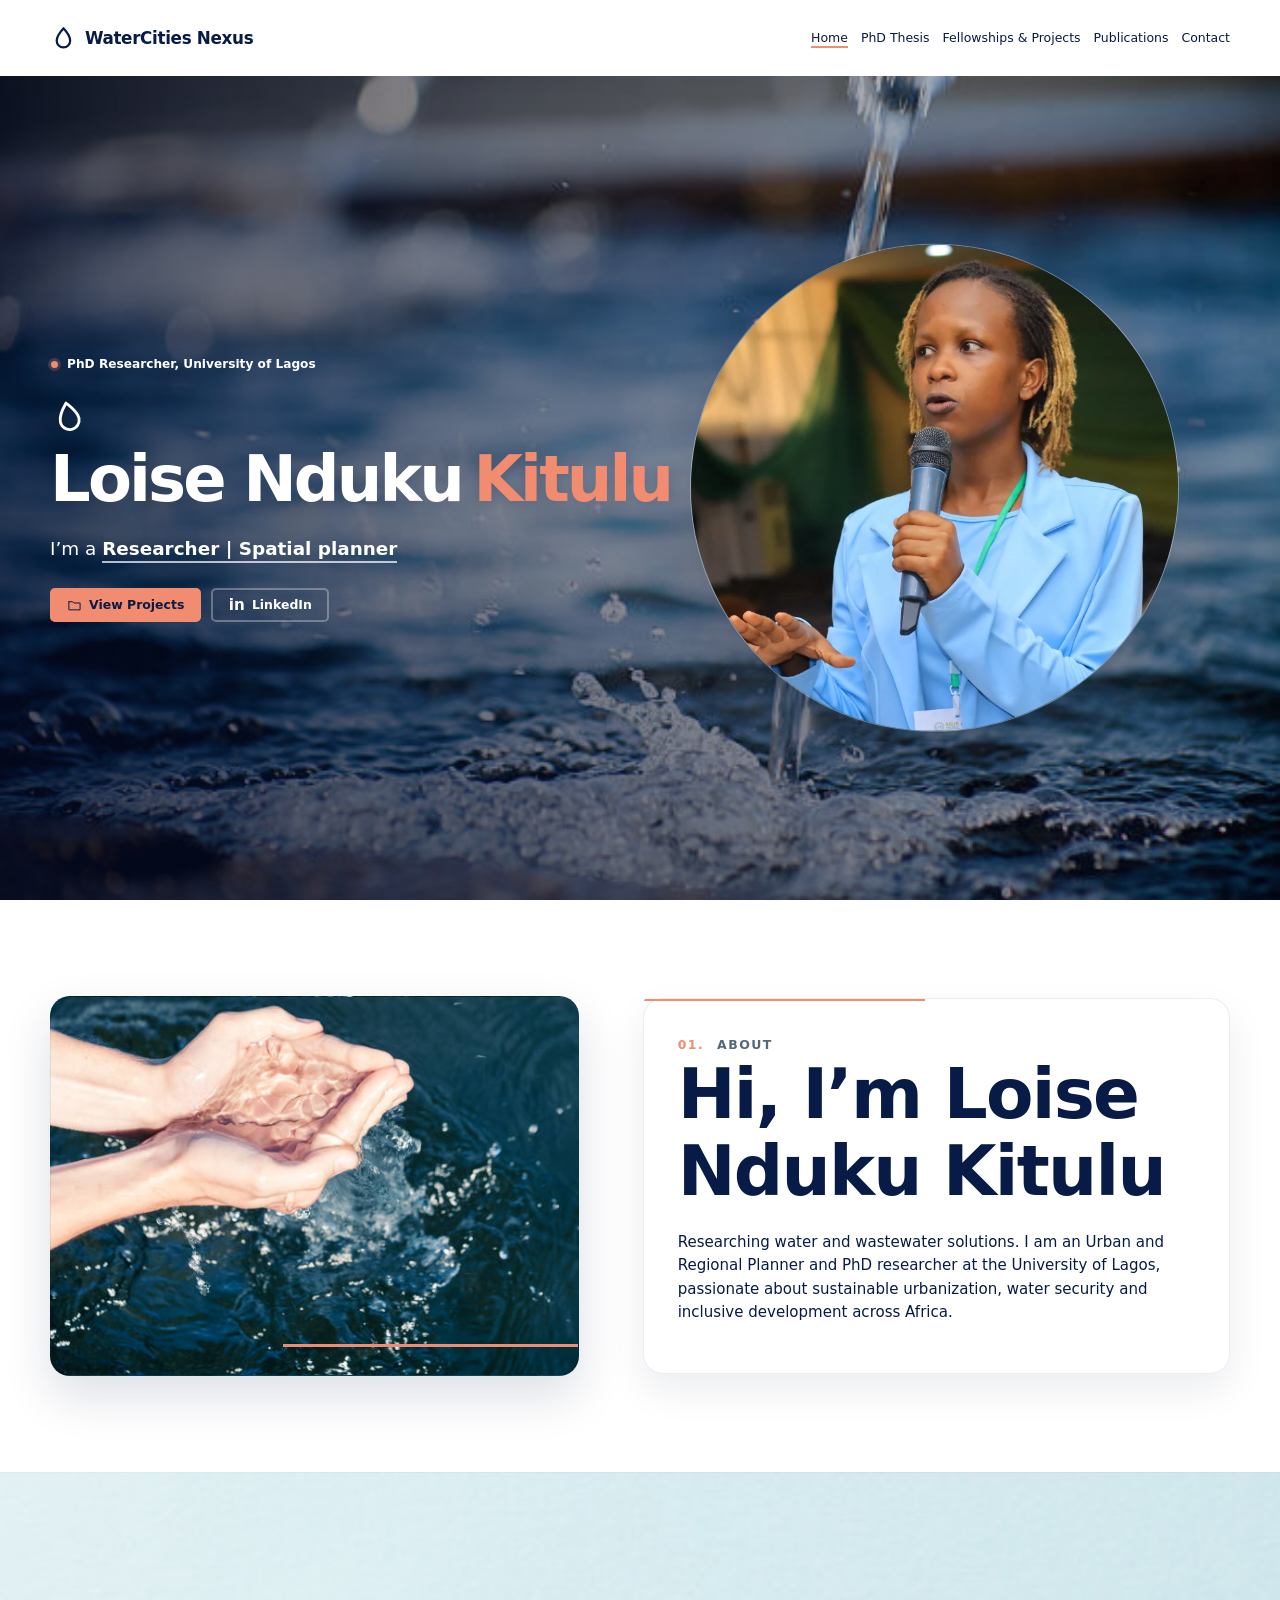
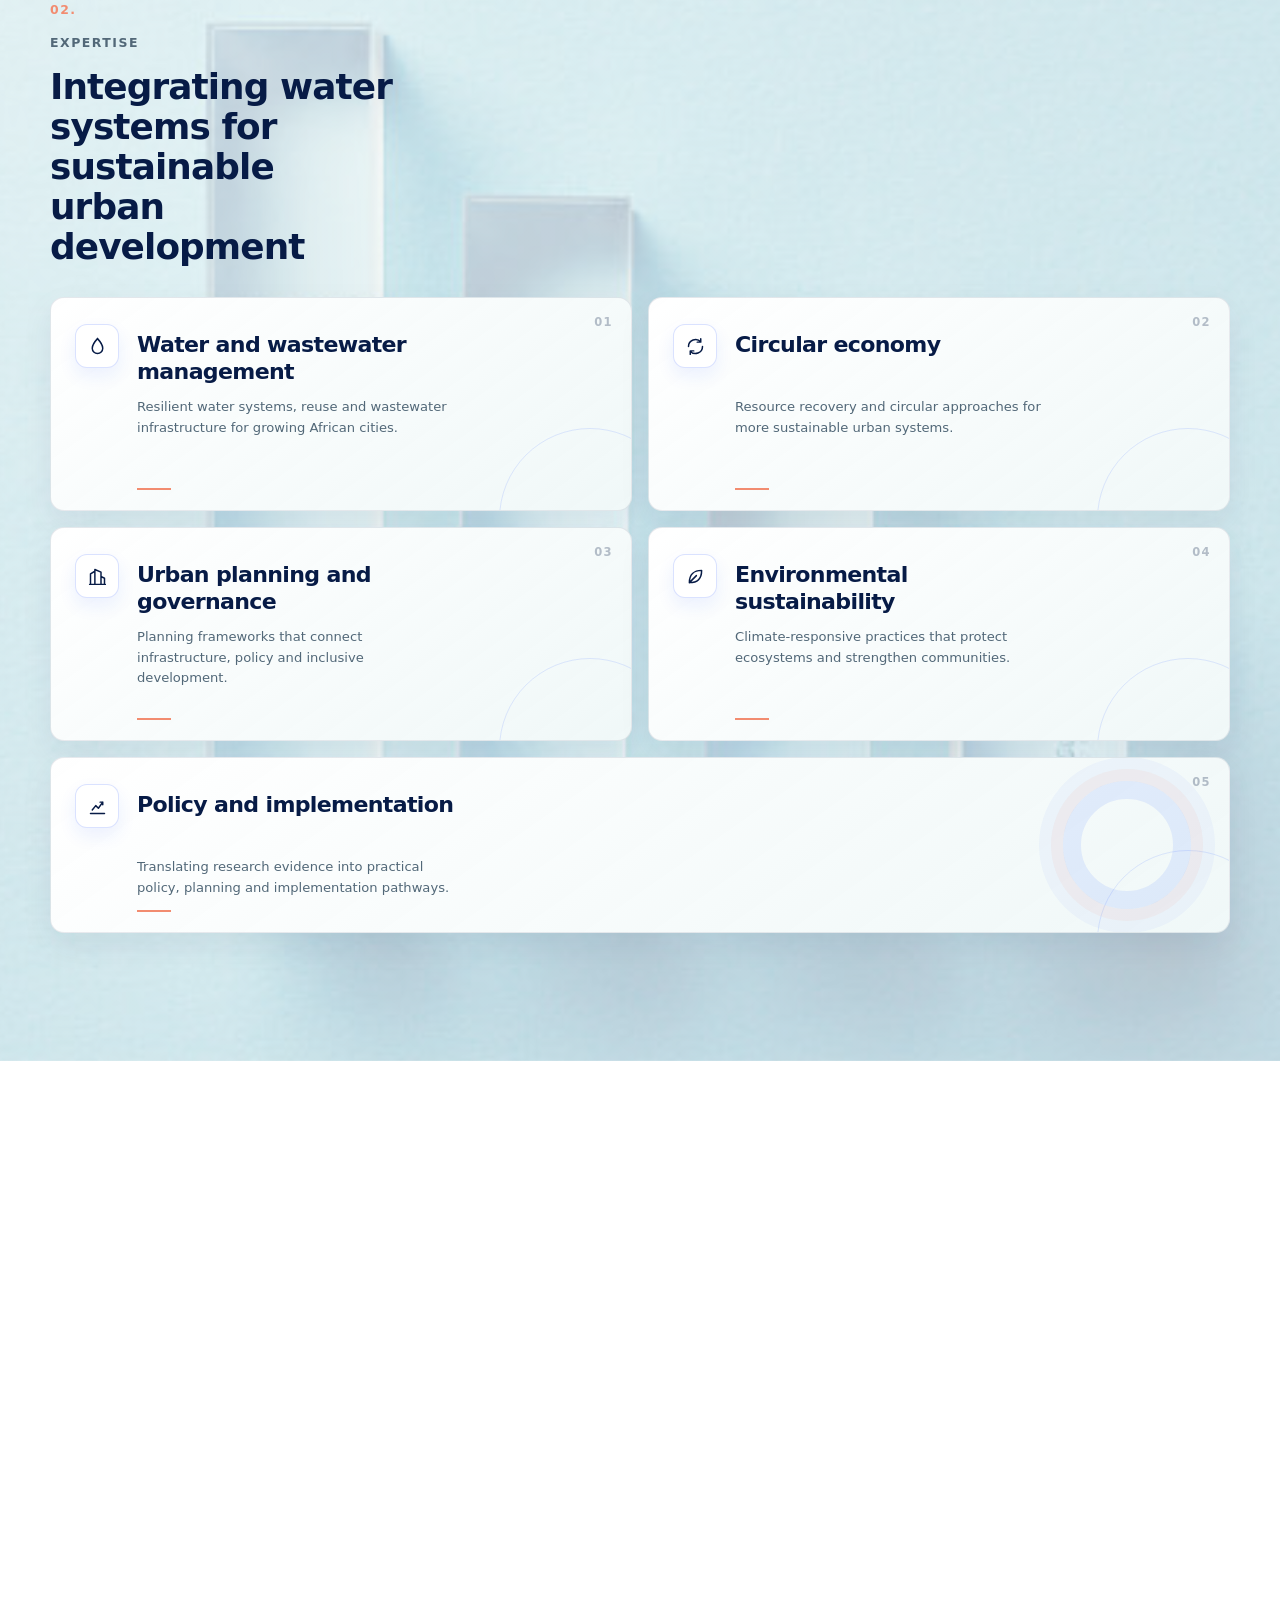
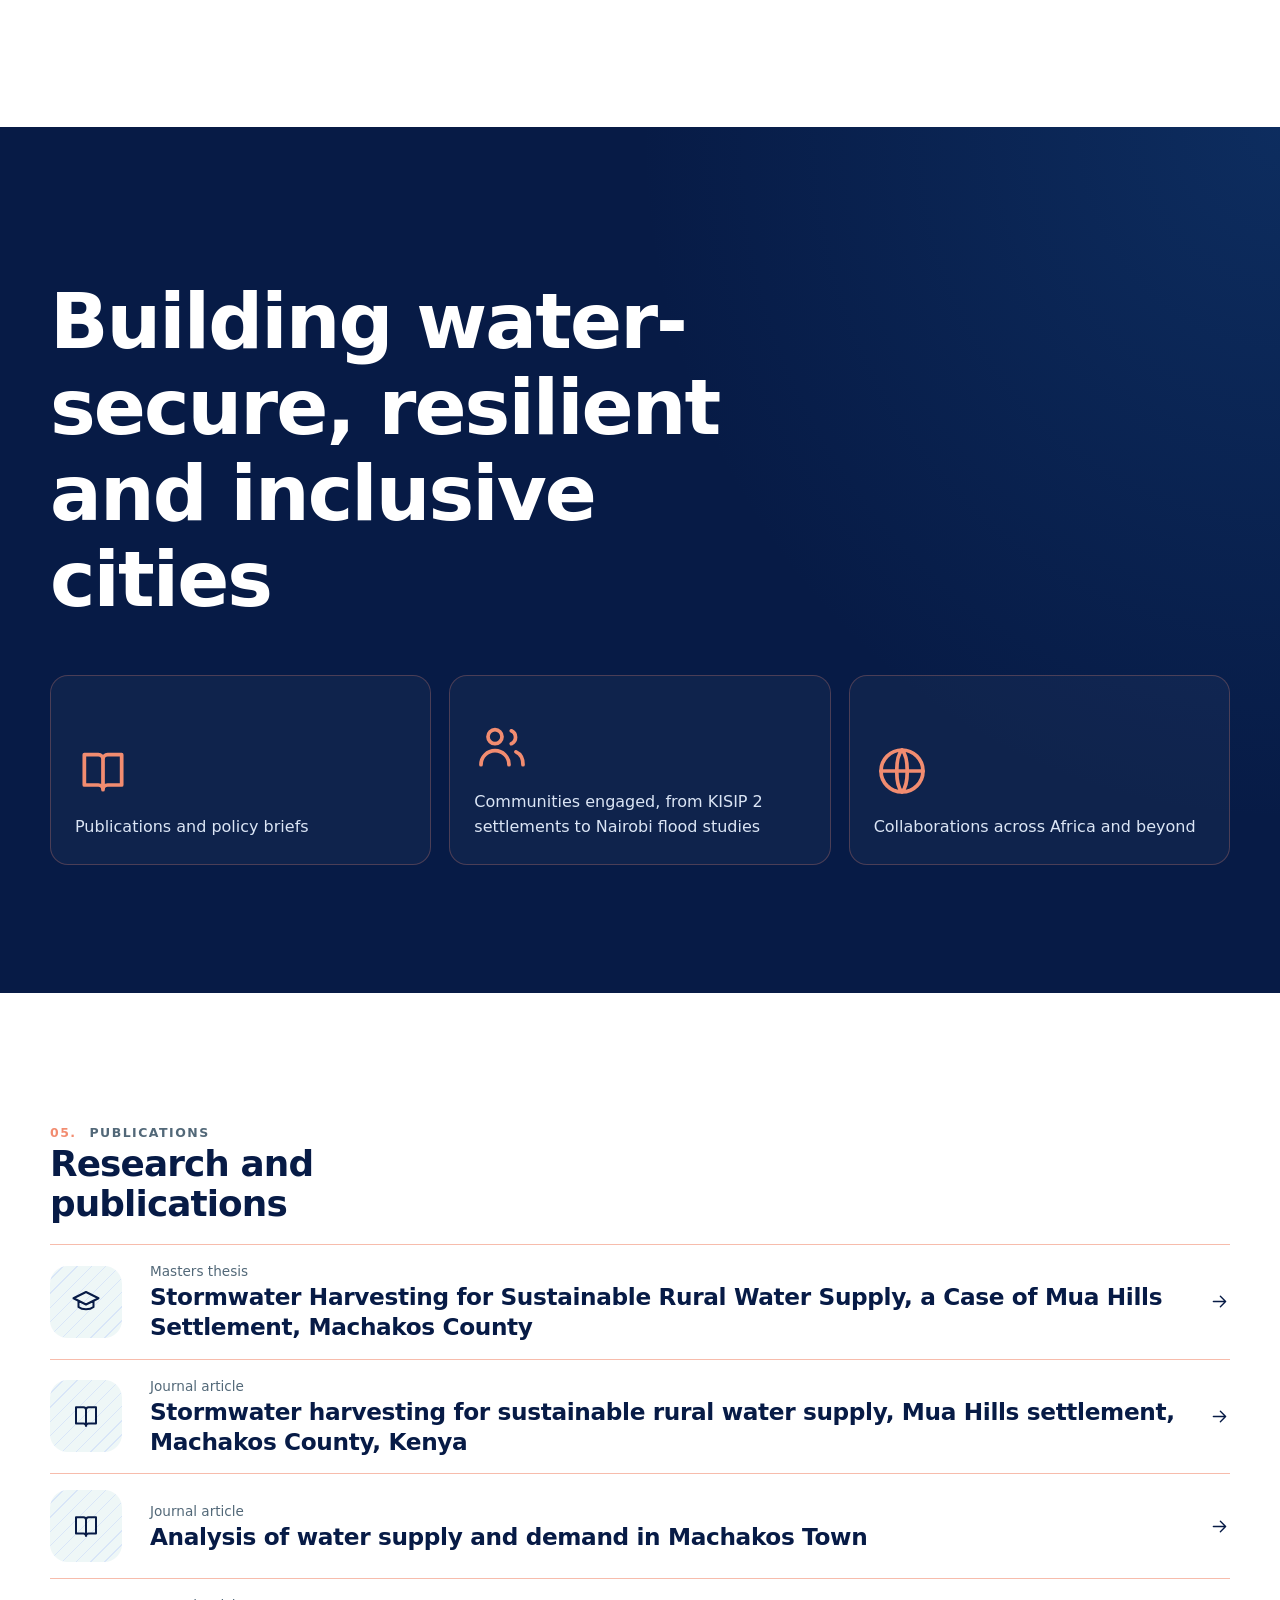
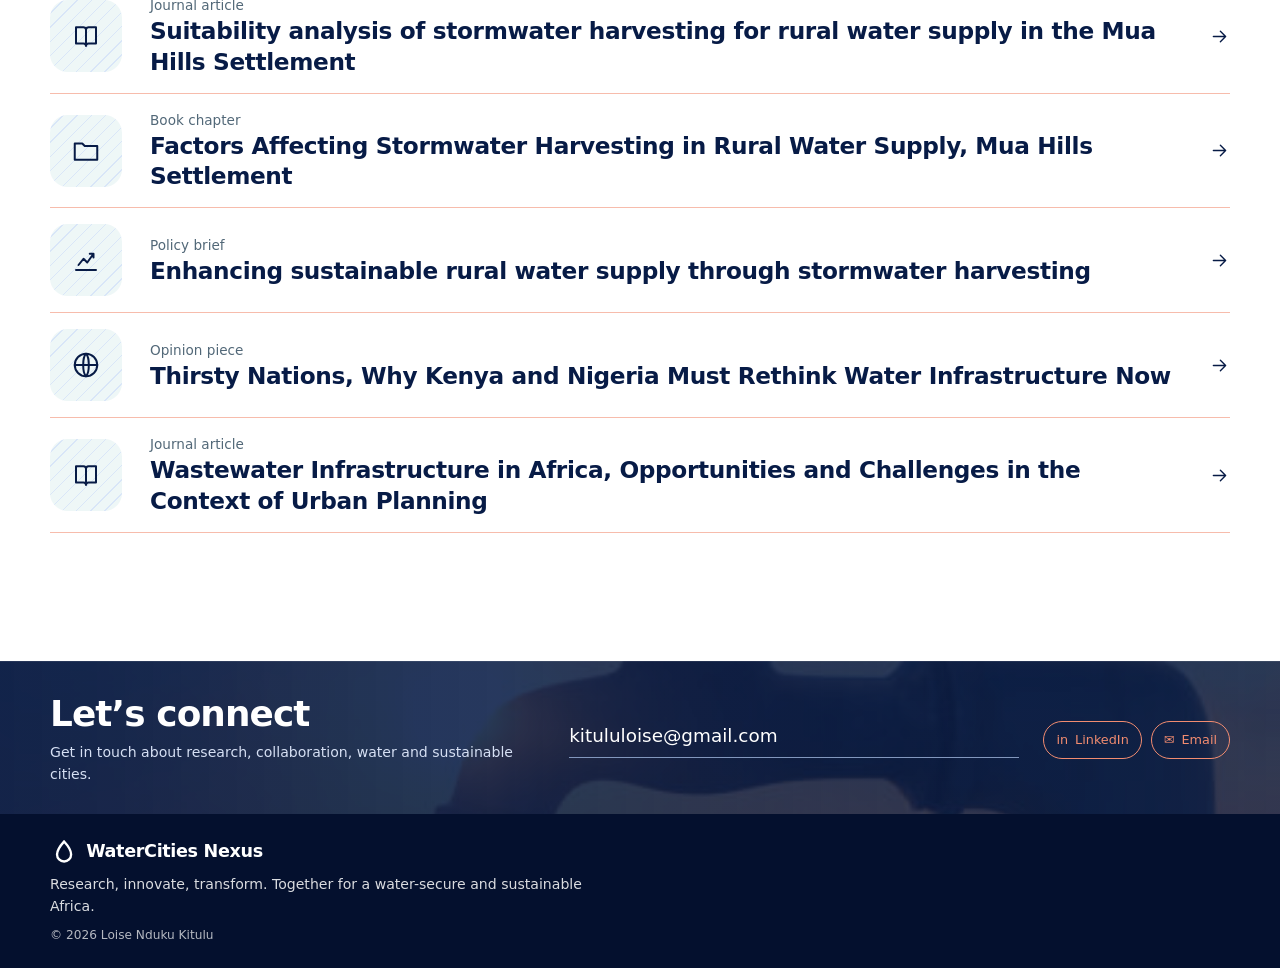
<file: index.html>
<!doctype html>
<html lang="en">
  <head>
    <meta charset="utf-8" />
    <meta name="viewport" content="width=device-width,initial-scale=1" />
    <title>Loise Nduku Kitulu | Urban Planner &amp; PhD Researcher</title>
    <meta
      name="description"
      content="Loise Nduku Kitulu is an urban planner and PhD researcher at the University of Lagos, working on water and wastewater infrastructure planning in African cities."
    />
    <link
      rel="icon"
      href="data:image/svg+xml,%3Csvg xmlns='http://www.w3.org/2000/svg' viewBox='0 0 24 24'%3E%3Cpath d='M12 3s6 6.5 6 11a6 6 0 0 1-12 0c0-4.5 6-11 6-11z' fill='%231b4dff'/%3E%3C/svg%3E"
    />
    <meta name="robots" content="index, follow, max-image-preview:large" />
    <meta name="author" content="Loise Nduku Kitulu" />
    <meta name="theme-color" content="#071b46" />
    <link rel="canonical" href="https://loisenduku.co.ke/" />

    <!-- Open Graph (Facebook, LinkedIn, WhatsApp) -->
    <meta property="og:type" content="profile" />
    <meta property="og:site_name" content="Loise Nduku Kitulu" />
    <meta property="og:locale" content="en" />
    <meta property="og:title" content="Loise Nduku Kitulu | Urban Planner &amp; PhD Researcher" />
    <meta
      property="og:description"
      content="Loise Nduku Kitulu is an urban planner and PhD researcher at the University of Lagos, working on water and wastewater infrastructure planning in African cities."
    />
    <meta property="og:url" content="https://loisenduku.co.ke/" />
    <meta property="og:image" content="https://loisenduku.co.ke/assets/img/og-image.jpg" />
    <meta property="og:image:width" content="1200" />
    <meta property="og:image:height" content="630" />
    <meta
      property="og:image:alt"
      content="Loise Nduku Kitulu presenting her PhD research at the AFRETEC Doctoral Academy"
    />

    <!-- Twitter / X -->
    <meta name="twitter:card" content="summary_large_image" />
    <meta name="twitter:title" content="Loise Nduku Kitulu | Urban Planner &amp; PhD Researcher" />
    <meta
      name="twitter:description"
      content="Loise Nduku Kitulu is an urban planner and PhD researcher at the University of Lagos, working on water and wastewater infrastructure planning in African cities."
    />
    <meta name="twitter:image" content="https://loisenduku.co.ke/assets/img/og-image.jpg" />
    <meta
      name="twitter:image:alt"
      content="Loise Nduku Kitulu presenting her PhD research at the AFRETEC Doctoral Academy"
    />

    <!-- Structured data -->
    <script type="application/ld+json">
      {
        "@context": "https://schema.org",
        "@graph": [
          {
            "@type": "Person",
            "@id": "https://loisenduku.co.ke/#person",
            "name": "Loise Nduku Kitulu",
            "url": "https://loisenduku.co.ke/",
            "image": "https://loisenduku.co.ke/assets/img/og-image.jpg",
            "jobTitle": "Urban Planner and PhD Researcher",
            "description": "Urban planner and PhD researcher focused on water and wastewater infrastructure planning in African cities.",
            "affiliation": {
              "@type": "CollegeOrUniversity",
              "name": "University of Lagos"
            },
            "knowsAbout": [
              "Urban planning",
              "Water supply",
              "Wastewater management",
              "Wastewater reuse",
              "Stormwater harvesting",
              "Sustainable urbanization",
              "Lagos",
              "Nairobi"
            ],
            "sameAs": ["https://www.linkedin.com/in/loise-kitulu-929b941b9/"]
          },
          {
            "@type": "WebSite",
            "@id": "https://loisenduku.co.ke/#website",
            "url": "https://loisenduku.co.ke/",
            "name": "Loise Nduku Kitulu",
            "inLanguage": "en",
            "publisher": {
              "@id": "https://loisenduku.co.ke/#person"
            }
          },
          {
            "@type": "WebPage",
            "@id": "https://loisenduku.co.ke/#webpage",
            "url": "https://loisenduku.co.ke/",
            "name": "Loise Nduku Kitulu | Urban Planner & PhD Researcher",
            "description": "Loise Nduku Kitulu is an urban planner and PhD researcher at the University of Lagos, working on water and wastewater infrastructure planning in African cities.",
            "inLanguage": "en",
            "isPartOf": {
              "@id": "https://loisenduku.co.ke/#website"
            },
            "about": {
              "@id": "https://loisenduku.co.ke/#person"
            }
          }
        ]
      }
    </script>
    <link rel="stylesheet" href="assets/style.css" />
  </head>
  <body>
    <svg width="0" height="0" style="position: absolute" aria-hidden="true">
      <symbol id="drop" viewBox="0 0 24 24">
        <path d="M12 3s6 6.5 6 11a6 6 0 0 1-12 0c0-4.5 6-11 6-11z" pathLength="1" />
      </symbol>
      <symbol id="loop" viewBox="0 0 24 24">
        <path
          d="M20 12a8 8 0 0 1-14 5.3M4 12a8 8 0 0 1 14-5.3M18 3v4h-4M6 21v-4h4"
          pathLength="1"
        />
      </symbol>
      <symbol id="city" viewBox="0 0 24 24">
        <path d="M4 21V9l5-3v15M9 21V4l7 3v14M16 21v-9l4 2v7M3 21h18" pathLength="1" />
      </symbol>
      <symbol id="leaf" viewBox="0 0 24 24">
        <path d="M5 19c0-9 5-14 14-14 0 9-5 14-14 14zM5 19l8-8" pathLength="1" />
      </symbol>
      <symbol id="chart" viewBox="0 0 24 24">
        <path d="M4 20h16M6 16l4-5 3 3 5-7M15 7h3v3" pathLength="1" />
      </symbol>
      <symbol id="book" viewBox="0 0 24 24">
        <path
          d="M4 5h6a2 2 0 0 1 2 2v13a2 2 0 0 0-2-2H4zM20 5h-6a2 2 0 0 0-2 2v13a2 2 0 0 1 2-2h6z"
          pathLength="1"
        />
      </symbol>
      <symbol id="people" viewBox="0 0 24 24">
        <path
          d="M9 11a3 3 0 1 0 0-6 3 3 0 0 0 0 6zM3 20c0-3.3 2.7-6 6-6s6 2.7 6 6M16 5.5a3 3 0 0 1 0 5.5M18 14.5c1.8.8 3 2.5 3 5.5"
          pathLength="1"
        />
      </symbol>
      <symbol id="globe" viewBox="0 0 24 24">
        <circle cx="12" cy="12" r="9" pathLength="1" />
        <path d="M3 12h18M12 3c3 3 3 15 0 18M12 3c-3 3-3 15 0 18" pathLength="1" />
      </symbol>
      <symbol id="cap" viewBox="0 0 24 24">
        <path d="M2 9l10-5 10 5-10 5zM6 11.5V16c3 2.5 9 2.5 12 0v-4.5" pathLength="1" />
      </symbol>
      <symbol id="folder" viewBox="0 0 24 24">
        <path d="M3 6h6l2 2h10v11H3z" pathLength="1" />
      </symbol>
      <symbol id="arrow" viewBox="0 0 24 24">
        <path d="M5 12h14M13 6l6 6-6 6" pathLength="1" />
      </symbol>
      <symbol id="pause" viewBox="0 0 24 24"><path d="M8 5v14M16 5v14" pathLength="1" /></symbol>
      <symbol id="play" viewBox="0 0 24 24"><path d="M8 5l11 7-11 7z" pathLength="1" /></symbol>
    </svg>
    <header>
      <div class="nav">
        <a class="lg" href="/"
          ><svg class="ic"><use href="#drop" /></svg><span>WaterCities Nexus</span></a
        >
        <ul id="menu">
          <li><a href="/" class="on">Home</a></li>
          <li><a href="/phd/">PhD Thesis</a></li>
          <li><a href="/projects/">Fellowships &amp; Projects</a></li>
          <li><a href="/#publications">Publications</a></li>
          <li><a href="/#contact">Contact</a></li>
        </ul>
        <button class="mb" aria-label="Menu" aria-expanded="false"><i></i><i></i></button>
      </div>
    </header>
    <main>
      <section class="hero">
        <img
          src="assets/img/hero-water-pour.png"
          alt=""
          aria-hidden="true"
        />
        <div class="hero-portrait">
          <img
            src="assets/img/hero-feature.webp"
            alt="Loise Nduku Kitulu presenting at a conference"
          />
        </div>
        <div class="w">
          <span class="pill" data-r><i></i>PhD Researcher, University of Lagos</span>
          <svg class="hero-mark ic" aria-hidden="true"><use href="#drop" /></svg>
          <div class="mobile-hero-name" aria-hidden="true">
            <span>Loise Nduku</span>
            <strong>Kitulu</strong>
          </div>
          <h1>
            <span class="ln"
              ><span class="hero-name" style="--i: 0"
                ><span class="name-first">Loise Nduku</span
                ><b class="name-kitulu">Kitulu</b></span
              ></span
            >
          </h1>
          <p class="role">
            <span class="ln"
              ><span style="--i: 1">I’m a <b>Researcher | Spatial planner</b></span></span
            >
          </p>
          <div class="cta">
            <a class="btn" href="/projects/"
              ><svg class="ic"><use href="#folder" /></svg>View Projects</a
            ><a
              class="btn ghost"
              href="https://www.linkedin.com/in/loise-kitulu-929b941b9/"
              target="_blank"
              rel="noopener"
              ><b class="in">in</b>LinkedIn</a
            >
          </div>
        </div>
      </section>
      <section id="about">
        <div class="w about">
          <div>
            <p class="section-no" data-r>01.</p>
            <p class="section-kicker" data-r>About</p>
            <h2 data-r>Hi, I’m Loise Nduku Kitulu</h2>
            <img
              class="about-mobile-portrait"
              src="assets/img/hero-feature.webp"
              alt="Loise Nduku Kitulu presenting at a conference"
            />
            <p data-r>
              Researching water and wastewater solutions. I am an Urban and Regional Planner and
              PhD researcher at the University of Lagos,
              passionate about sustainable urbanization, water security and inclusive development
              across Africa.
            </p>
          </div>
          <div class="about-image" aria-hidden="true"></div>
        </div>
      </section>
      <section class="alt expertise">
        <div class="w">
          <p class="section-no" data-r>02.</p>
          <p class="section-kicker" data-r>Expertise</p>
          <h2 data-r>Integrating water systems for sustainable urban development</h2>
          <div class="expertise-grid">
            <article class="expertise-card" data-r>
              <span class="expertise-number">01</span>
              <span class="expertise-icon">
                <svg class="ic" viewBox="0 0 24 24" aria-hidden="true">
                  <use href="#drop" />
                </svg>
              </span>
              <h3>Water and wastewater management</h3>
              <p>Resilient water systems, reuse and wastewater infrastructure for growing African cities.</p>
              <span class="expertise-line"></span>
            </article>
            <article class="expertise-card" data-r>
              <span class="expertise-number">02</span>
              <span class="expertise-icon">
                <svg class="ic" viewBox="0 0 24 24" aria-hidden="true">
                  <use href="#loop" />
                </svg>
              </span>
              <h3>Circular economy</h3>
              <p>Resource recovery and circular approaches for more sustainable urban systems.</p>
              <span class="expertise-line"></span>
            </article>
            <article class="expertise-card" data-r>
              <span class="expertise-number">03</span>
              <span class="expertise-icon">
                <svg class="ic" viewBox="0 0 24 24" aria-hidden="true">
                  <use href="#city" />
                </svg>
              </span>
              <h3>Urban planning and governance</h3>
              <p>Planning frameworks that connect infrastructure, policy and inclusive development.</p>
              <span class="expertise-line"></span>
            </article>
            <article class="expertise-card" data-r>
              <span class="expertise-number">04</span>
              <span class="expertise-icon">
                <svg class="ic" viewBox="0 0 24 24" aria-hidden="true">
                  <use href="#leaf" />
                </svg>
              </span>
              <h3>Environmental sustainability</h3>
              <p>Climate-responsive practices that protect ecosystems and strengthen communities.</p>
              <span class="expertise-line"></span>
            </article>
            <article class="expertise-card expertise-wide" data-r>
              <span class="expertise-number">05</span>
              <span class="expertise-icon">
                <svg class="ic" viewBox="0 0 24 24" aria-hidden="true">
                  <use href="#chart" />
                </svg>
              </span>
              <h3>Policy and implementation</h3>
              <p>Translating research evidence into practical policy, planning and implementation pathways.</p>
              <span class="expertise-line"></span>
            </article>
          </div>
        </div>
      </section>
      <section>
        <div class="w">
          <p class="section-no" data-r>03.</p>
          <p class="section-kicker" data-r>Work</p>
          <h2 data-r>Fellowships and projects</h2>
          <a class="row" href="/projects/#afriak" data-cur="Open" data-r
            ><svg class="ic"><use href="#globe" /></svg><b>AFRIAK Fellowship</b
            ><span>Fellowship sessions, photos and highlights.</span
            ><svg class="ic go"><use href="#arrow" /></svg></a
          ><a class="row" href="/phd/" data-cur="Open" data-r
            ><svg class="ic"><use href="#cap" /></svg><b>PhD Thesis</b
            ><span
              >Sustainable Urbanization, University of Lagos. Conferences, highlights and
              seminars.</span
            ><svg class="ic go"><use href="#arrow" /></svg></a
          ><a class="row" href="/projects/" data-cur="Open" data-r
            ><svg class="ic"><use href="#folder" /></svg><b>Projects</b
            ><span>Further research and planning work.</span
            ><svg class="ic go"><use href="#arrow" /></svg
          ></a>
        </div>
      </section>
      <section class="dark">
        <div class="w">
          <p class="section-no" data-r>04.</p>
          <p class="section-kicker" data-r>Impact</p>
          <h2 data-r>Building water-secure, resilient and inclusive cities</h2>
          <div class="tri">
            <div data-r>
              <svg class="ic big"><use href="#book" /></svg>
              <p>Publications and policy briefs</p>
            </div>
            <div data-r>
              <svg class="ic big"><use href="#people" /></svg>
              <p>Communities engaged, from KISIP 2 settlements to Nairobi flood studies</p>
            </div>
            <div data-r>
              <svg class="ic big"><use href="#globe" /></svg>
              <p>Collaborations across Africa and beyond</p>
            </div>
          </div>
        </div>
      </section>
      <section id="publications">
        <div class="w">
          <p class="section-no" data-r>05.</p>
          <p class="section-kicker" data-r>Publications</p>
          <h2 data-r>Research and publications</h2>
          <a
            class="pub"
            href="http://erepository.uonbi.ac.ke/handle/11295/167820"
            target="_blank"
            rel="noopener"
            data-cur="Read"
            data-r
            ><span class="tile"
              ><svg class="ic"><use href="#cap" /></svg></span
            ><span class="pt"
              ><small>Masters thesis</small
              ><b
                >Stormwater Harvesting for Sustainable Rural Water Supply, a Case of Mua Hills
                Settlement, Machakos County</b
              ></span
            ><svg class="ic go"><use href="#arrow" /></svg></a
          ><a
            class="pub"
            href="https://journals.innovareacademics.in/index.php/ijss/issue/view/917"
            target="_blank"
            rel="noopener"
            data-cur="Read"
            data-r
            ><span class="tile"
              ><svg class="ic"><use href="#book" /></svg></span
            ><span class="pt"
              ><small>Journal article</small
              ><b
                >Stormwater harvesting for sustainable rural water supply, Mua Hills settlement,
                Machakos County, Kenya</b
              ></span
            ><svg class="ic go"><use href="#arrow" /></svg></a
          ><a
            class="pub"
            href="https://www.ijaemr.com/uploads/pdf/archivepdf/2025/IJAEMR_689.pdf"
            target="_blank"
            rel="noopener"
            data-cur="Read"
            data-r
            ><span class="tile"
              ><svg class="ic"><use href="#book" /></svg></span
            ><span class="pt"
              ><small>Journal article</small
              ><b>Analysis of water supply and demand in Machakos Town</b></span
            ><svg class="ic go"><use href="#arrow" /></svg></a
          ><a
            class="pub"
            href="https://sjess.jkuat.ac.ke/index.php/sjess/article/view/57"
            target="_blank"
            rel="noopener"
            data-cur="Read"
            data-r
            ><span class="tile"
              ><svg class="ic"><use href="#book" /></svg></span
            ><span class="pt"
              ><small>Journal article</small
              ><b
                >Suitability analysis of stormwater harvesting for rural water supply in the Mua
                Hills Settlement</b
              ></span
            ><svg class="ic go"><use href="#arrow" /></svg></a
          ><a
            class="pub"
            href="https://dx.doi.org/10.22159/SDS.c2"
            target="_blank"
            rel="noopener"
            data-cur="Read"
            data-r
            ><span class="tile"
              ><svg class="ic"><use href="#folder" /></svg></span
            ><span class="pt"
              ><small>Book chapter</small
              ><b
                >Factors Affecting Stormwater Harvesting in Rural Water Supply, Mua Hills
                Settlement</b
              ></span
            ><svg class="ic go"><use href="#arrow" /></svg></a
          ><a
            class="pub"
            href="https://sjess.jkuat.ac.ke/index.php/sjess/article/view/102"
            target="_blank"
            rel="noopener"
            data-cur="Read"
            data-r
            ><span class="tile"
              ><svg class="ic"><use href="#chart" /></svg></span
            ><span class="pt"
              ><small>Policy brief</small
              ><b>Enhancing sustainable rural water supply through stormwater harvesting</b></span
            ><svg class="ic go"><use href="#arrow" /></svg></a
          ><a
            class="pub"
            href="https://chsdunilag.org/thirsty-nations-why-kenya-and-nigeria-must-rethink-water-infrastructure-now/"
            target="_blank"
            rel="noopener"
            data-cur="Read"
            data-r
            ><span class="tile"
              ><svg class="ic"><use href="#globe" /></svg></span
            ><span class="pt"
              ><small>Opinion piece</small
              ><b
                >Thirsty Nations, Why Kenya and Nigeria Must Rethink Water Infrastructure Now</b
              ></span
            ><svg class="ic go"><use href="#arrow" /></svg></a
          ><a
            class="pub"
            href="https://journals.unilag.edu.ng/index.php/ajhsd/article/view/345"
            target="_blank"
            rel="noopener"
            data-cur="Read"
            data-r
            ><span class="tile"
              ><svg class="ic"><use href="#book" /></svg></span
            ><span class="pt"
              ><small>Journal article</small
              ><b
                >Wastewater Infrastructure in Africa, Opportunities and Challenges in the Context of
                Urban Planning</b
              ></span
            ><svg class="ic go"><use href="#arrow" /></svg
          ></a>
        </div>
      </section>
      <section id="contact" class="contact-compact">
        <div class="w">
          <div>
            <h2 data-r>Let’s connect</h2>
            <p data-r>Get in touch about research, collaboration, water and sustainable cities.</p>
          </div>
          <a class="contact-email" data-r href="mailto:kitululoise@gmail.com"
            >kitululoise@gmail.com</a
          >
          <div class="socials" aria-label="Social links">
            <a
              href="https://www.linkedin.com/in/loise-kitulu-929b941b9/"
              target="_blank"
              rel="noopener"
              aria-label="LinkedIn"
              >in <span>LinkedIn</span></a
            ><a href="mailto:kitululoise@gmail.com" aria-label="Email">✉ <span>Email</span></a>
          </div>
        </div>
      </section>
    </main>
    <footer>
      <div class="w">
        <a class="lg" href="/"
          ><svg class="ic"><use href="#drop" /></svg><span>WaterCities Nexus</span></a
        >
        <p>Research, innovate, transform. Together for a water-secure and sustainable Africa.</p>
        <p class="sm">© 2026 Loise Nduku Kitulu</p>
      </div>
    </footer>
    <script src="assets/site.js"></script>
  </body>
</html>
</file>
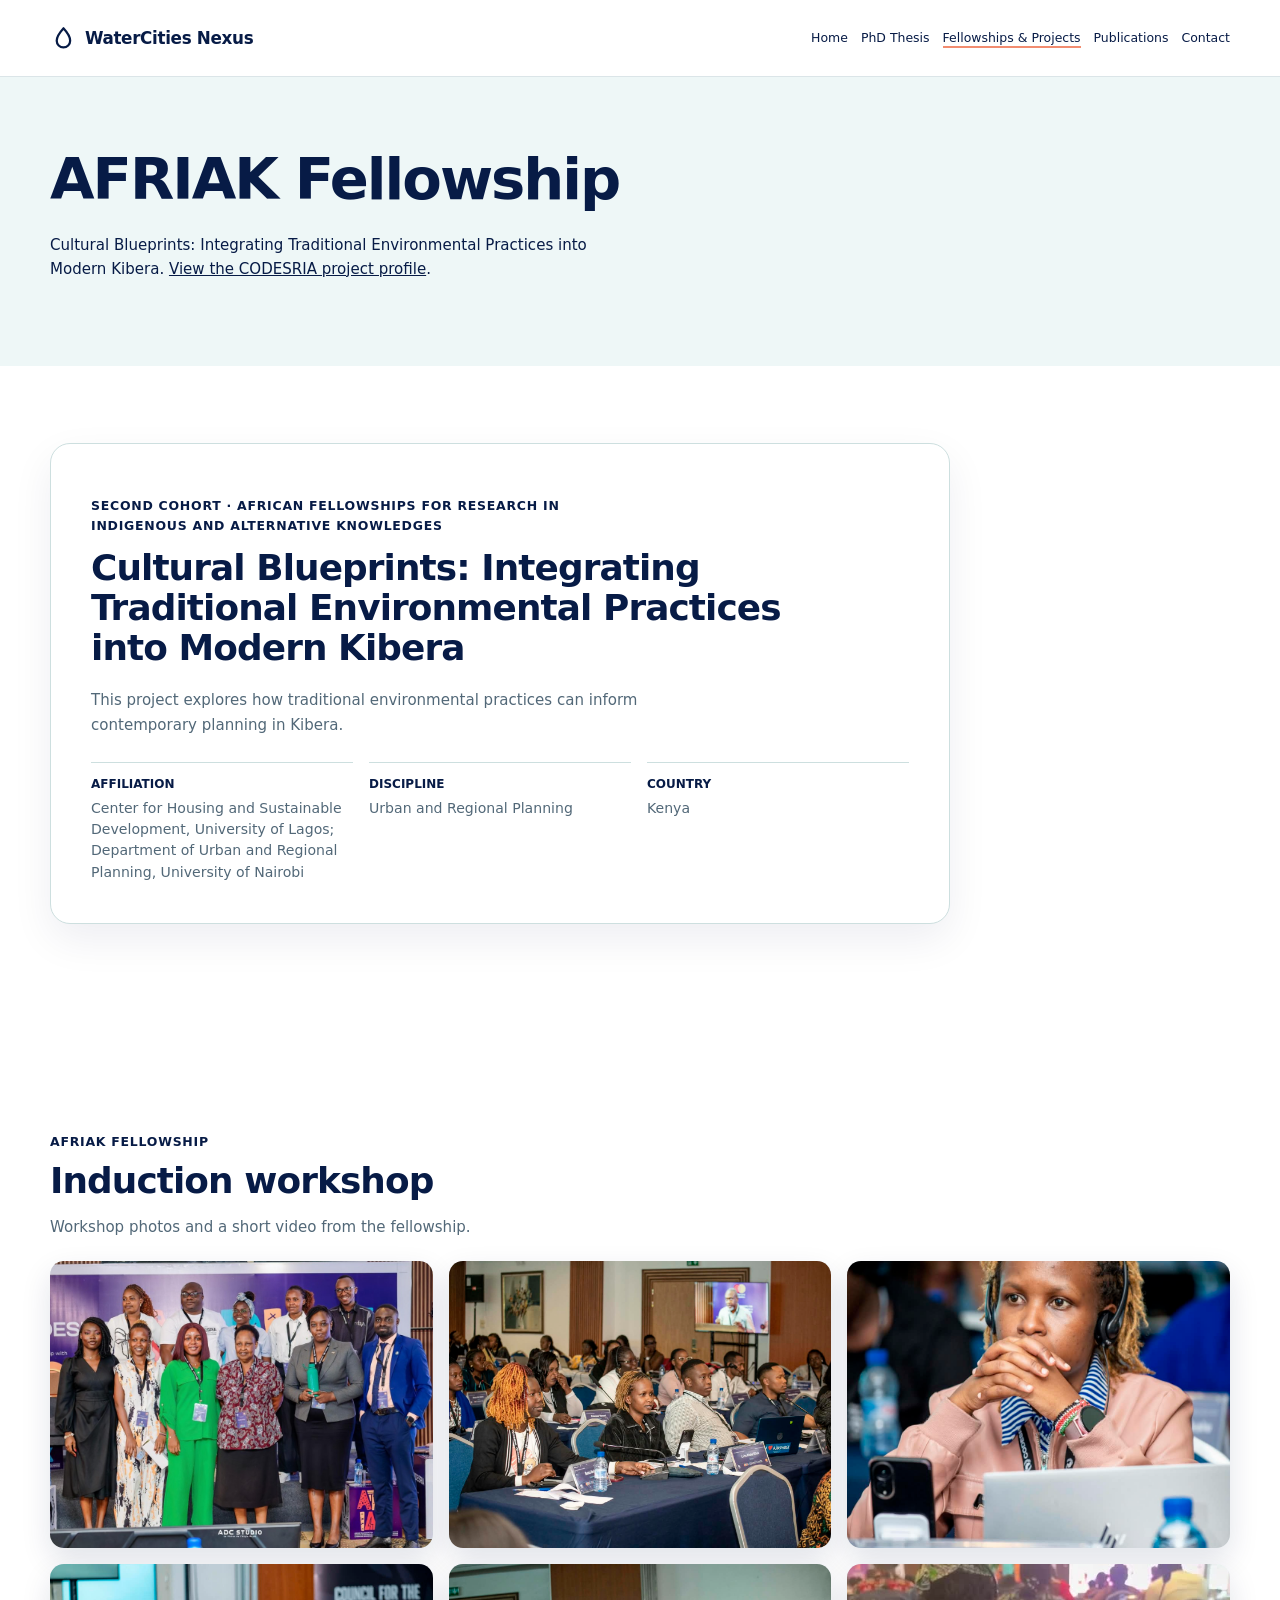
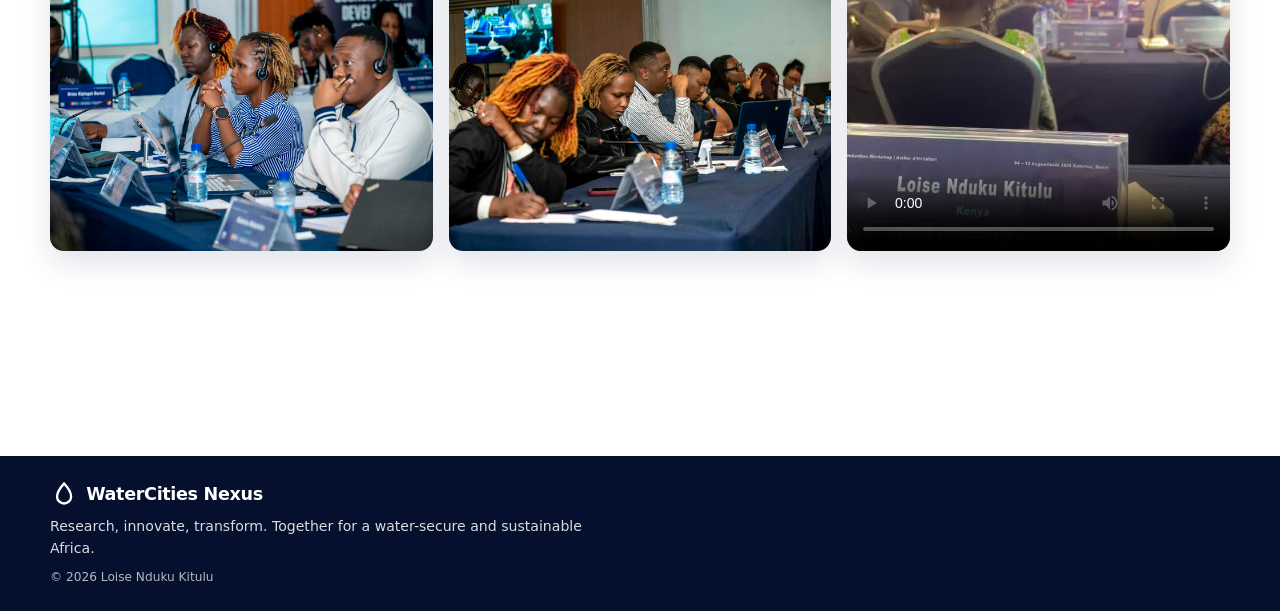
<file: afriak/index.html>
<!doctype html>
<html lang="en">
  <head>
    <meta charset="utf-8" />
    <meta name="viewport" content="width=device-width,initial-scale=1" />
    <title>AFRIAK Fellowship | Loise Nduku Kitulu</title>
    <meta
      name="description"
      content="Loise Nduku Kitulu's AFRIAK project, Cultural Blueprints, explores integrating traditional environmental practices into modern Kibera."
    />
    <link
      rel="icon"
      href="data:image/svg+xml,%3Csvg xmlns='http://www.w3.org/2000/svg' viewBox='0 0 24 24'%3E%3Cpath d='M12 3s6 6.5 6 11a6 6 0 0 1-12 0c0-4.5 6-11 6-11z' fill='%231b4dff'/%3E%3C/svg%3E"
    />
    <meta name="robots" content="index, follow, max-image-preview:large" />
    <meta name="author" content="Loise Nduku Kitulu" />
    <meta name="theme-color" content="#071b46" />
    <link rel="canonical" href="https://loisenduku.co.ke/afriak/" />

    <!-- Open Graph (Facebook, LinkedIn, WhatsApp) -->
    <meta property="og:type" content="website" />
    <meta property="og:site_name" content="Loise Nduku Kitulu" />
    <meta property="og:locale" content="en" />
    <meta property="og:title" content="AFRIAK Fellowship | Loise Nduku Kitulu" />
    <meta
      property="og:description"
      content="Loise Nduku Kitulu's AFRIAK project, Cultural Blueprints, explores integrating traditional environmental practices into modern Kibera."
    />
    <meta property="og:url" content="https://loisenduku.co.ke/afriak/" />
    <meta property="og:image" content="https://loisenduku.co.ke/assets/img/og-image.jpg" />
    <meta property="og:image:width" content="1200" />
    <meta property="og:image:height" content="630" />
    <meta
      property="og:image:alt"
      content="Loise Nduku Kitulu presenting her PhD research at the AFRETEC Doctoral Academy"
    />

    <!-- Twitter / X -->
    <meta name="twitter:card" content="summary_large_image" />
    <meta name="twitter:title" content="AFRIAK Fellowship | Loise Nduku Kitulu" />
    <meta
      name="twitter:description"
      content="Loise Nduku Kitulu's AFRIAK project, Cultural Blueprints, explores integrating traditional environmental practices into modern Kibera."
    />
    <meta name="twitter:image" content="https://loisenduku.co.ke/assets/img/og-image.jpg" />
    <meta
      name="twitter:image:alt"
      content="Loise Nduku Kitulu presenting her PhD research at the AFRETEC Doctoral Academy"
    />

    <!-- Structured data -->
    <script type="application/ld+json">
      {
        "@context": "https://schema.org",
        "@graph": [
          {
            "@type": "Person",
            "@id": "https://loisenduku.co.ke/#person",
            "name": "Loise Nduku Kitulu",
            "url": "https://loisenduku.co.ke/",
            "image": "https://loisenduku.co.ke/assets/img/og-image.jpg",
            "jobTitle": "Urban Planner and PhD Researcher",
            "description": "Urban planner and PhD researcher focused on water and wastewater infrastructure planning in African cities.",
            "affiliation": {
              "@type": "CollegeOrUniversity",
              "name": "University of Lagos"
            },
            "knowsAbout": [
              "Urban planning",
              "Water supply",
              "Wastewater management",
              "Wastewater reuse",
              "Stormwater harvesting",
              "Sustainable urbanization",
              "Lagos",
              "Nairobi"
            ],
            "sameAs": ["https://www.linkedin.com/in/loise-kitulu-929b941b9/"]
          },
          {
            "@type": "WebSite",
            "@id": "https://loisenduku.co.ke/#website",
            "url": "https://loisenduku.co.ke/",
            "name": "Loise Nduku Kitulu",
            "inLanguage": "en",
            "publisher": {
              "@id": "https://loisenduku.co.ke/#person"
            }
          },
          {
            "@type": "WebPage",
            "@id": "https://loisenduku.co.ke/afriak/#webpage",
            "url": "https://loisenduku.co.ke/afriak/",
            "name": "AFRIAK Fellowship | Loise Nduku Kitulu",
            "description": "Loise Nduku Kitulu's AFRIAK project, Cultural Blueprints, explores integrating traditional environmental practices into modern Kibera.",
            "inLanguage": "en",
            "isPartOf": {
              "@id": "https://loisenduku.co.ke/#website"
            },
            "about": {
              "@id": "https://loisenduku.co.ke/#person"
            },
            "primaryImageOfPage": {
              "@type": "ImageObject",
              "url": "https://loisenduku.co.ke/assets/img/og-image.jpg"
            }
          }
        ]
      }
    </script>
    <link rel="stylesheet" href="/assets/style.css" />
  </head>
  <body>
    <svg width="0" height="0" style="position: absolute" aria-hidden="true">
      <symbol id="drop" viewBox="0 0 24 24">
        <path d="M12 3s6 6.5 6 11a6 6 0 0 1-12 0c0-4.5 6-11 6-11z" pathLength="1" />
      </symbol>
      <symbol id="loop" viewBox="0 0 24 24">
        <path
          d="M20 12a8 8 0 0 1-14 5.3M4 12a8 8 0 0 1 14-5.3M18 3v4h-4M6 21v-4h4"
          pathLength="1"
        />
      </symbol>
      <symbol id="city" viewBox="0 0 24 24">
        <path d="M4 21V9l5-3v15M9 21V4l7 3v14M16 21v-9l4 2v7M3 21h18" pathLength="1" />
      </symbol>
      <symbol id="leaf" viewBox="0 0 24 24">
        <path d="M5 19c0-9 5-14 14-14 0 9-5 14-14 14zM5 19l8-8" pathLength="1" />
      </symbol>
      <symbol id="chart" viewBox="0 0 24 24">
        <path d="M4 20h16M6 16l4-5 3 3 5-7M15 7h3v3" pathLength="1" />
      </symbol>
      <symbol id="book" viewBox="0 0 24 24">
        <path
          d="M4 5h6a2 2 0 0 1 2 2v13a2 2 0 0 0-2-2H4zM20 5h-6a2 2 0 0 0-2 2v13a2 2 0 0 1 2-2h6z"
          pathLength="1"
        />
      </symbol>
      <symbol id="people" viewBox="0 0 24 24">
        <path
          d="M9 11a3 3 0 1 0 0-6 3 3 0 0 0 0 6zM3 20c0-3.3 2.7-6 6-6s6 2.7 6 6M16 5.5a3 3 0 0 1 0 5.5M18 14.5c1.8.8 3 2.5 3 5.5"
          pathLength="1"
        />
      </symbol>
      <symbol id="globe" viewBox="0 0 24 24">
        <circle cx="12" cy="12" r="9" pathLength="1" />
        <path d="M3 12h18M12 3c3 3 3 15 0 18M12 3c-3 3-3 15 0 18" pathLength="1" />
      </symbol>
      <symbol id="cap" viewBox="0 0 24 24">
        <path d="M2 9l10-5 10 5-10 5zM6 11.5V16c3 2.5 9 2.5 12 0v-4.5" pathLength="1" />
      </symbol>
      <symbol id="folder" viewBox="0 0 24 24">
        <path d="M3 6h6l2 2h10v11H3z" pathLength="1" />
      </symbol>
      <symbol id="arrow" viewBox="0 0 24 24">
        <path d="M5 12h14M13 6l6 6-6 6" pathLength="1" />
      </symbol>
      <symbol id="pause" viewBox="0 0 24 24"><path d="M8 5v14M16 5v14" pathLength="1" /></symbol>
      <symbol id="play" viewBox="0 0 24 24"><path d="M8 5l11 7-11 7z" pathLength="1" /></symbol>
    </svg>
    <header>
      <div class="nav">
        <a class="lg" href="/"
          ><svg class="ic"><use href="#drop" /></svg><span>WaterCities Nexus</span></a
        >
        <ul id="menu">
          <li><a href="/">Home</a></li>
          <li><a href="/phd/">PhD Thesis</a></li>
          <li><a href="/projects/" class="on">Fellowships &amp; Projects</a></li>
          <li><a href="/#publications">Publications</a></li>
          <li><a href="/#contact">Contact</a></li>
        </ul>
        <button class="mb" aria-label="Menu" aria-expanded="false"><i></i><i></i></button>
      </div>
    </header>
    <main>
      <div class="ph-head">
        <div class="w">
          <h1>
            <span class="ln"><span>AFRIAK Fellowship</span></span>
          </h1>
          <p data-r>
            Cultural Blueprints: Integrating Traditional Environmental Practices into Modern Kibera.
            <a href="https://codesria.org/loise-nduku-kitulu1935/" target="_blank" rel="noopener"
              >View the CODESRIA project profile</a
            >.
          </p>
        </div>
      </div>
      <section class="afx-sec">
        <div class="w">
          <div class="afriak-project" data-r>
            <p class="afriak-kicker">
              Second cohort · African Fellowships for Research in Indigenous and Alternative Knowledges
            </p>
            <h2>
              Cultural Blueprints: Integrating Traditional Environmental Practices into Modern
              Kibera
            </h2>
            <p class="afriak-summary">
              This project explores how traditional environmental practices can inform contemporary
              planning in Kibera.
            </p>
            <dl class="afriak-facts">
              <div>
                <dt>Affiliation</dt>
                <dd>
                  Center for Housing and Sustainable Development, University of Lagos; Department
                  of Urban and Regional Planning, University of Nairobi
                </dd>
              </div>
              <div><dt>Discipline</dt><dd>Urban and Regional Planning</dd></div>
              <div><dt>Country</dt><dd>Kenya</dd></div>
            </dl>
          </div>
          <section class="afriak-workshop" aria-labelledby="afriak-workshop-title">
            <div class="afriak-workshop-head" data-r>
              <span class="afriak-kicker">AFRIAK fellowship</span>
              <h2 id="afriak-workshop-title">Induction workshop</h2>
              <p>Workshop photos and a short video from the fellowship.</p>
            </div>
            <div class="afriak-gallery">
              <figure data-r>
                <img
                  src="/assets/img/AFRIAK/afriak-1.jpg"
                  alt="AFRIAK fellows and mentor"
                  loading="lazy"
                />
              </figure>
              <figure data-r>
                <img
                  src="/assets/img/AFRIAK/afriak-2.jpg"
                  alt="AFRIAK induction workshop session"
                  loading="lazy"
                />
              </figure>
              <figure data-r>
                <img
                  src="/assets/img/AFRIAK/afriak-3.jpg"
                  alt="Participant at the AFRIAK workshop"
                  loading="lazy"
                />
              </figure>
              <figure data-r>
                <img
                  src="/assets/img/AFRIAK/afriak-4.jpg"
                  alt="Fellows at the AFRIAK workshop"
                  loading="lazy"
                />
              </figure>
              <figure data-r>
                <img
                  src="/assets/img/AFRIAK/afriak-5.jpg"
                  alt="AFRIAK workshop discussion"
                  loading="lazy"
                />
              </figure>
              <figure class="afriak-video" data-r>
                <video
                  controls
                  playsinline
                  preload="metadata"
                  poster="/assets/img/AFRIAK/afriak-6.jpg"
                >
                  <source src="/assets/img/AFRIAK/afriak-6.mp4" type="video/mp4" />
                </video>
              </figure>
            </div>
          </section>
        </div>
      </section>
    </main>
    <footer>
      <div class="w">
        <a class="lg" href="/"
          ><svg class="ic"><use href="#drop" /></svg><span>WaterCities Nexus</span></a
        >
        <p>Research, innovate, transform. Together for a water-secure and sustainable Africa.</p>
        <p class="sm">© 2026 Loise Nduku Kitulu</p>
      </div>
    </footer>
    <script src="/assets/site.js"></script>
  </body>
</html>
</file>
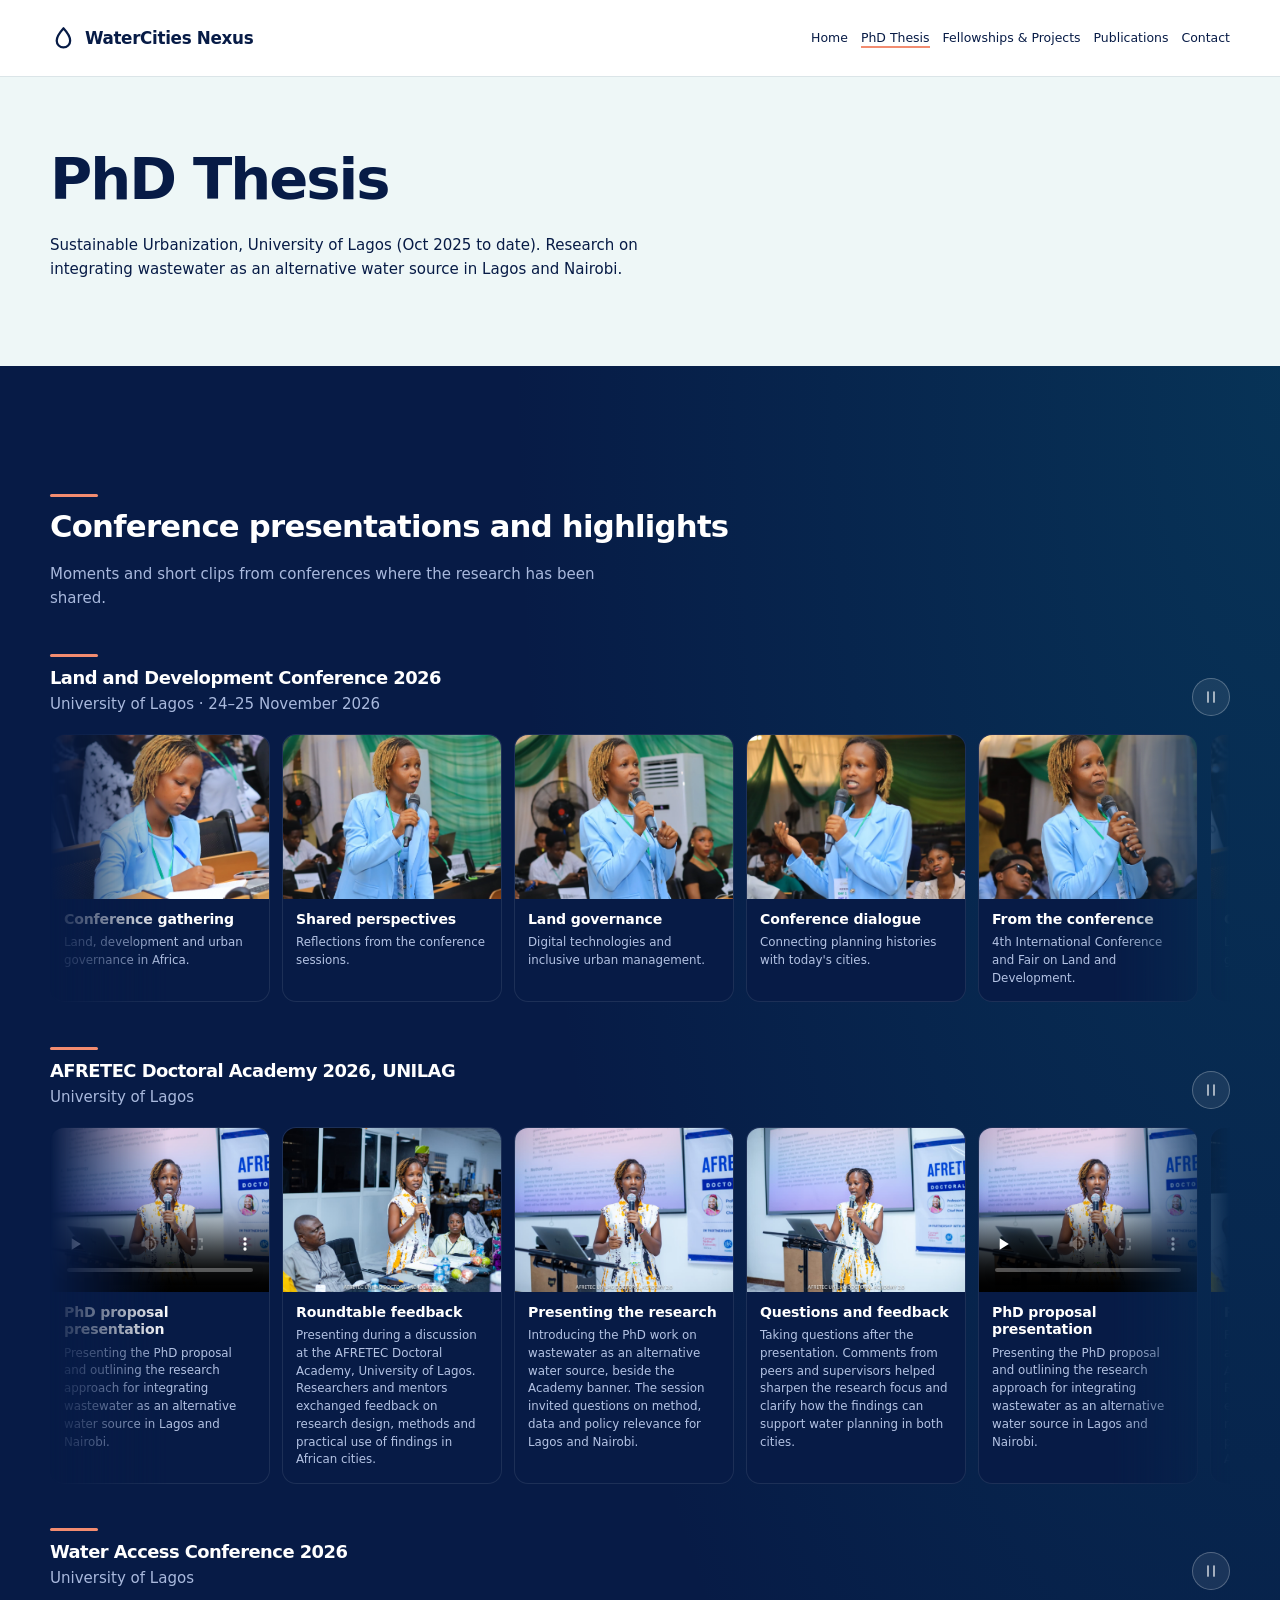
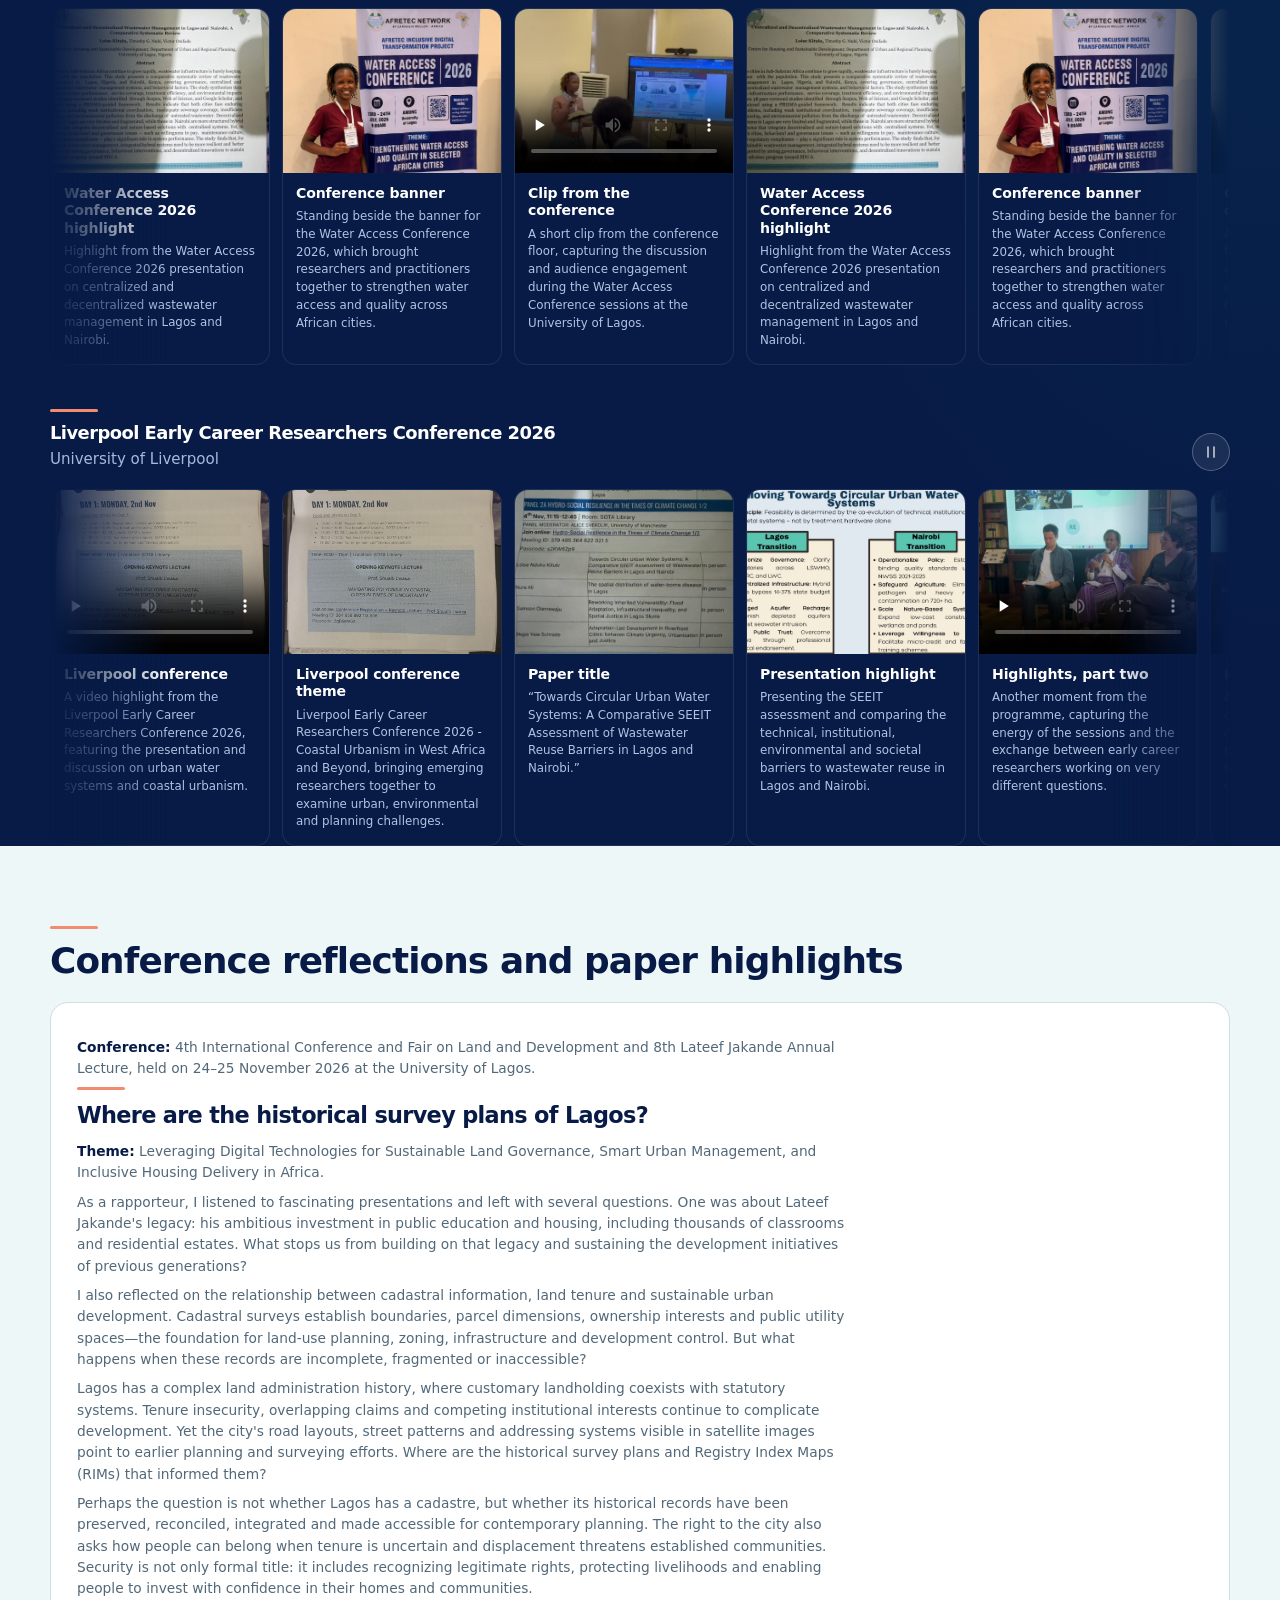
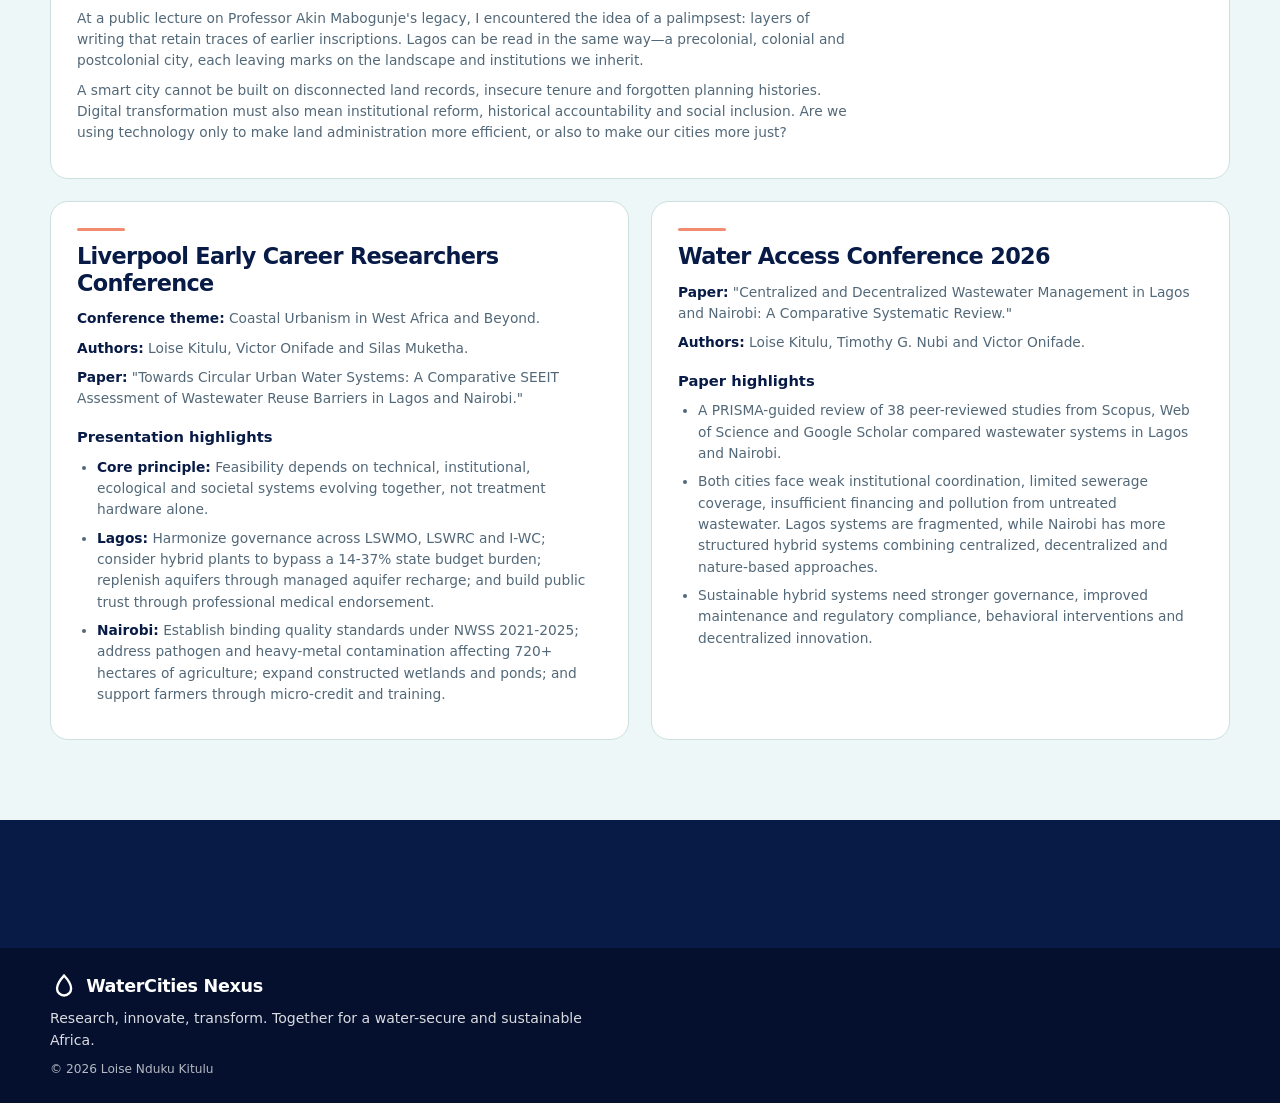
<file: phd/index.html>
<!doctype html>
<html lang="en">
  <head>
    <meta charset="utf-8" />
    <meta name="viewport" content="width=device-width,initial-scale=1" />
    <title>PhD Research: Wastewater Reuse, Lagos &amp; Nairobi | Loise Kitulu</title>
    <meta
      name="description"
      content="PhD research at the University of Lagos on integrating wastewater as an alternative water source in Lagos and Nairobi, with conference presentations and paper highlights."
    />
    <link
      rel="icon"
      href="data:image/svg+xml,%3Csvg xmlns='http://www.w3.org/2000/svg' viewBox='0 0 24 24'%3E%3Cpath d='M12 3s6 6.5 6 11a6 6 0 0 1-12 0c0-4.5 6-11 6-11z' fill='%231b4dff'/%3E%3C/svg%3E"
    />
    <meta name="robots" content="index, follow, max-image-preview:large" />
    <meta name="author" content="Loise Nduku Kitulu" />
    <meta name="theme-color" content="#071b46" />
    <link rel="canonical" href="https://loisenduku.co.ke/phd/" />

    <!-- Open Graph (Facebook, LinkedIn, WhatsApp) -->
    <meta property="og:type" content="website" />
    <meta property="og:site_name" content="Loise Nduku Kitulu" />
    <meta property="og:locale" content="en" />
    <meta
      property="og:title"
      content="PhD Research: Wastewater Reuse, Lagos &amp; Nairobi | Loise Kitulu"
    />
    <meta
      property="og:description"
      content="PhD research at the University of Lagos on integrating wastewater as an alternative water source in Lagos and Nairobi, with conference presentations and paper highlights."
    />
    <meta property="og:url" content="https://loisenduku.co.ke/phd/" />
    <meta property="og:image" content="https://loisenduku.co.ke/assets/img/og-image.jpg" />
    <meta property="og:image:width" content="1200" />
    <meta property="og:image:height" content="630" />
    <meta
      property="og:image:alt"
      content="Loise Nduku Kitulu presenting her PhD research at the AFRETEC Doctoral Academy"
    />

    <!-- Twitter / X -->
    <meta name="twitter:card" content="summary_large_image" />
    <meta
      name="twitter:title"
      content="PhD Research: Wastewater Reuse, Lagos &amp; Nairobi | Loise Kitulu"
    />
    <meta
      name="twitter:description"
      content="PhD research at the University of Lagos on integrating wastewater as an alternative water source in Lagos and Nairobi, with conference presentations and paper highlights."
    />
    <meta name="twitter:image" content="https://loisenduku.co.ke/assets/img/og-image.jpg" />
    <meta
      name="twitter:image:alt"
      content="Loise Nduku Kitulu presenting her PhD research at the AFRETEC Doctoral Academy"
    />

    <!-- Structured data -->
    <script type="application/ld+json">
      {
        "@context": "https://schema.org",
        "@graph": [
          {
            "@type": "Person",
            "@id": "https://loisenduku.co.ke/#person",
            "name": "Loise Nduku Kitulu",
            "url": "https://loisenduku.co.ke/",
            "image": "https://loisenduku.co.ke/assets/img/og-image.jpg",
            "jobTitle": "Urban Planner and PhD Researcher",
            "description": "Urban planner and PhD researcher focused on water and wastewater infrastructure planning in African cities.",
            "affiliation": {
              "@type": "CollegeOrUniversity",
              "name": "University of Lagos"
            },
            "knowsAbout": [
              "Urban planning",
              "Water supply",
              "Wastewater management",
              "Wastewater reuse",
              "Stormwater harvesting",
              "Sustainable urbanization",
              "Lagos",
              "Nairobi"
            ],
            "sameAs": ["https://www.linkedin.com/in/loise-kitulu-929b941b9/"]
          },
          {
            "@type": "WebSite",
            "@id": "https://loisenduku.co.ke/#website",
            "url": "https://loisenduku.co.ke/",
            "name": "Loise Nduku Kitulu",
            "inLanguage": "en",
            "publisher": {
              "@id": "https://loisenduku.co.ke/#person"
            }
          },
          {
            "@type": "WebPage",
            "@id": "https://loisenduku.co.ke/phd/#webpage",
            "url": "https://loisenduku.co.ke/phd/",
            "name": "PhD Research: Wastewater Reuse, Lagos & Nairobi | Loise Kitulu",
            "description": "PhD research at the University of Lagos on integrating wastewater as an alternative water source in Lagos and Nairobi, with conference presentations and paper highlights.",
            "inLanguage": "en",
            "isPartOf": {
              "@id": "https://loisenduku.co.ke/#website"
            },
            "about": {
              "@id": "https://loisenduku.co.ke/#person"
            },
            "primaryImageOfPage": {
              "@type": "ImageObject",
              "url": "https://loisenduku.co.ke/assets/img/og-image.jpg"
            }
          }
        ]
      }
    </script>
    <link rel="stylesheet" href="/assets/style.css" />
  </head>
  <body>
    <svg width="0" height="0" style="position: absolute" aria-hidden="true">
      <symbol id="drop" viewBox="0 0 24 24">
        <path d="M12 3s6 6.5 6 11a6 6 0 0 1-12 0c0-4.5 6-11 6-11z" pathLength="1" />
      </symbol>
      <symbol id="loop" viewBox="0 0 24 24">
        <path
          d="M20 12a8 8 0 0 1-14 5.3M4 12a8 8 0 0 1 14-5.3M18 3v4h-4M6 21v-4h4"
          pathLength="1"
        />
      </symbol>
      <symbol id="city" viewBox="0 0 24 24">
        <path d="M4 21V9l5-3v15M9 21V4l7 3v14M16 21v-9l4 2v7M3 21h18" pathLength="1" />
      </symbol>
      <symbol id="leaf" viewBox="0 0 24 24">
        <path d="M5 19c0-9 5-14 14-14 0 9-5 14-14 14zM5 19l8-8" pathLength="1" />
      </symbol>
      <symbol id="chart" viewBox="0 0 24 24">
        <path d="M4 20h16M6 16l4-5 3 3 5-7M15 7h3v3" pathLength="1" />
      </symbol>
      <symbol id="book" viewBox="0 0 24 24">
        <path
          d="M4 5h6a2 2 0 0 1 2 2v13a2 2 0 0 0-2-2H4zM20 5h-6a2 2 0 0 0-2 2v13a2 2 0 0 1 2-2h6z"
          pathLength="1"
        />
      </symbol>
      <symbol id="people" viewBox="0 0 24 24">
        <path
          d="M9 11a3 3 0 1 0 0-6 3 3 0 0 0 0 6zM3 20c0-3.3 2.7-6 6-6s6 2.7 6 6M16 5.5a3 3 0 0 1 0 5.5M18 14.5c1.8.8 3 2.5 3 5.5"
          pathLength="1"
        />
      </symbol>
      <symbol id="globe" viewBox="0 0 24 24">
        <circle cx="12" cy="12" r="9" pathLength="1" />
        <path d="M3 12h18M12 3c3 3 3 15 0 18M12 3c-3 3-3 15 0 18" pathLength="1" />
      </symbol>
      <symbol id="cap" viewBox="0 0 24 24">
        <path d="M2 9l10-5 10 5-10 5zM6 11.5V16c3 2.5 9 2.5 12 0v-4.5" pathLength="1" />
      </symbol>
      <symbol id="folder" viewBox="0 0 24 24">
        <path d="M3 6h6l2 2h10v11H3z" pathLength="1" />
      </symbol>
      <symbol id="arrow" viewBox="0 0 24 24">
        <path d="M5 12h14M13 6l6 6-6 6" pathLength="1" />
      </symbol>
      <symbol id="pause" viewBox="0 0 24 24"><path d="M8 5v14M16 5v14" pathLength="1" /></symbol>
      <symbol id="play" viewBox="0 0 24 24"><path d="M8 5l11 7-11 7z" pathLength="1" /></symbol>
      <symbol id="ph-mic" viewBox="0 0 64 48">
        <rect x="26" y="6" width="12" height="20" rx="6" />
        <path d="M20 22a12 12 0 0 0 24 0M32 34v8M24 42h16" />
      </symbol>
      <symbol id="ph-banner" viewBox="0 0 64 48">
        <rect x="20" y="4" width="24" height="34" rx="2" />
        <path d="M26 12h12M26 18h12M26 24h7M14 44h36" />
      </symbol>
      <symbol id="ph-people" viewBox="0 0 64 48">
        <circle cx="22" cy="18" r="6" />
        <circle cx="44" cy="18" r="6" />
        <path d="M10 40c0-7 5-11 12-11s12 4 12 11M32 40c0-7 5-11 12-11s10 4 10 11" />
      </symbol>
      <symbol id="ph-play" viewBox="0 0 64 48">
        <rect x="10" y="8" width="44" height="32" rx="5" />
        <path d="M28 17l12 7-12 7z" />
      </symbol>
    </svg>
    <header>
      <div class="nav">
        <a class="lg" href="/"
          ><svg class="ic"><use href="#drop" /></svg><span>WaterCities Nexus</span></a
        >
        <ul id="menu">
          <li><a href="/">Home</a></li>
          <li><a href="/phd/" class="on">PhD Thesis</a></li>
          <li><a href="/projects/">Fellowships &amp; Projects</a></li>
          <li><a href="/#publications">Publications</a></li>
          <li><a href="/#contact">Contact</a></li>
        </ul>
        <button class="mb" aria-label="Menu" aria-expanded="false"><i></i><i></i></button>
      </div>
    </header>
    <main>
      <div class="ph-head">
        <div class="w">
          <h1>
            <span class="ln"><span>PhD Thesis</span></span>
          </h1>
          <p data-r>
            Sustainable Urbanization, University of Lagos (Oct 2025 to date). Research on
            integrating wastewater as an alternative water source in Lagos and Nairobi.
          </p>
        </div>
      </div>
      <section class="phd-dark">
        <div class="w">
          <h2 data-r>Conference presentations and highlights</h2>
          <p data-r>
            Moments and short clips from conferences where the research has been shared.
          </p>
        </div>
        <div class="event">
          <div class="eh">
            <div>
              <h3 data-r>Land and Development Conference 2026</h3>
              <p class="mut" data-r>University of Lagos · 24–25 November 2026</p>
            </div>
            <button class="tg" aria-label="Pause or play carousel" aria-pressed="false">
              <svg class="ic pa"><use href="#pause" /></svg
              ><svg class="ic pl"><use href="#play" /></svg>
            </button>
          </div>
          <div class="cr">
            <div class="cv">
              <div class="tr">
                <article class="cd">
                  <div class="cm">
                    <svg class="phs" viewBox="0 0 64 48" aria-hidden="true">
                      <use href="#ph-banner" />
                    </svg>
                    <img
                      src="/assets/img/land-governance-1.webp"
                      alt="Photo from the land and development conference at the University of Lagos"
                      loading="lazy"
                    />
                  </div>
                  <div class="ct">
                    <h4>Conference gathering</h4>
                    <p>Land, development and urban governance in Africa.</p>
                  </div>
                </article>
                <article class="cd">
                  <div class="cm">
                    <svg class="phs" viewBox="0 0 64 48" aria-hidden="true">
                      <use href="#ph-people" />
                    </svg>
                    <img
                      src="/assets/img/land-governance-2.webp"
                      alt="Conference participants at the University of Lagos"
                      loading="lazy"
                    />
                  </div>
                  <div class="ct">
                    <h4>Shared perspectives</h4>
                    <p>Reflections from the conference sessions.</p>
                  </div>
                </article>
                <article class="cd">
                  <div class="cm">
                    <svg class="phs" viewBox="0 0 64 48" aria-hidden="true">
                      <use href="#ph-mic" />
                    </svg>
                    <img
                      src="/assets/img/land-governance-3.webp"
                      alt="Presentation at the land and development conference"
                      loading="lazy"
                    />
                  </div>
                  <div class="ct">
                    <h4>Land governance</h4>
                    <p>Digital technologies and inclusive urban management.</p>
                  </div>
                </article>
                <article class="cd">
                  <div class="cm">
                    <svg class="phs" viewBox="0 0 64 48" aria-hidden="true">
                      <use href="#ph-people" />
                    </svg>
                    <img
                      src="/assets/img/land-governance-4.webp"
                      alt="Discussion during the land and development conference"
                      loading="lazy"
                    />
                  </div>
                  <div class="ct">
                    <h4>Conference dialogue</h4>
                    <p>Connecting planning histories with today's cities.</p>
                  </div>
                </article>
                <article class="cd">
                  <div class="cm">
                    <svg class="phs" viewBox="0 0 64 48" aria-hidden="true">
                      <use href="#ph-banner" />
                    </svg>
                    <img
                      src="/assets/img/land-governance-5.webp"
                      alt="Land and development conference at the University of Lagos"
                      loading="lazy"
                    />
                  </div>
                  <div class="ct">
                    <h4>From the conference</h4>
                    <p>4th International Conference and Fair on Land and Development.</p>
                  </div>
                </article>
              </div>
            </div>
          </div>
        </div>
        <div class="event">
          <div class="eh">
            <div>
              <h3 data-r>AFRETEC Doctoral Academy 2026, UNILAG</h3>
              <p class="mut" data-r>University of Lagos</p>
            </div>
            <button class="tg" aria-label="Pause or play carousel" aria-pressed="false">
              <svg class="ic pa"><use href="#pause" /></svg
              ><svg class="ic pl"><use href="#play" /></svg>
            </button>
          </div>
          <div class="cr">
            <div class="cv">
              <div class="tr">
                <article class="cd">
                  <div class="cm">
                    <svg class="phs" viewBox="0 0 64 48" aria-hidden="true">
                      <use href="#ph-mic" /></svg
                    ><img
                      src="/assets/img/afretec-1.jpg"
                      alt="AFRETEC Doctoral Academy discussion"
                      loading="lazy"
                      onerror="this.remove()"
                    />
                  </div>
                  <div class="ct">
                    <h4>Roundtable feedback</h4>
                    <p>
                      Presenting during a discussion at the AFRETEC Doctoral Academy, University of
                      Lagos. Researchers and mentors exchanged feedback on research design, methods
                      and practical use of findings in African cities.
                    </p>
                  </div>
                </article>
                <article class="cd">
                  <div class="cm">
                    <svg class="phs" viewBox="0 0 64 48" aria-hidden="true">
                      <use href="#ph-banner" /></svg
                    ><img
                      src="/assets/img/afretec-2.jpg"
                      alt="Presenting at the AFRETEC Doctoral Academy"
                      loading="lazy"
                      onerror="this.remove()"
                    />
                  </div>
                  <div class="ct">
                    <h4>Presenting the research</h4>
                    <p>
                      Introducing the PhD work on wastewater as an alternative water source, beside
                      the Academy banner. The session invited questions on method, data and policy
                      relevance for Lagos and Nairobi.
                    </p>
                  </div>
                </article>
                <article class="cd">
                  <div class="cm">
                    <svg class="phs" viewBox="0 0 64 48" aria-hidden="true">
                      <use href="#ph-mic" /></svg
                    ><img
                      src="/assets/img/afretec-3.jpg"
                      alt="Answering questions at the lectern"
                      loading="lazy"
                      onerror="this.remove()"
                    />
                  </div>
                  <div class="ct">
                    <h4>Questions and feedback</h4>
                    <p>
                      Taking questions after the presentation. Comments from peers and supervisors
                      helped sharpen the research focus and clarify how the findings can support
                      water planning in both cities.
                    </p>
                  </div>
                </article>
              </div>
            </div>
          </div>
        </div>
        <div class="event">
          <div class="eh">
            <div>
              <h3 data-r>Water Access Conference 2026</h3>
              <p class="mut" data-r>University of Lagos</p>
            </div>
            <button class="tg" aria-label="Pause or play carousel" aria-pressed="false">
              <svg class="ic pa"><use href="#pause" /></svg
              ><svg class="ic pl"><use href="#play" /></svg>
            </button>
          </div>
          <div class="cr">
            <div class="cv">
              <div class="tr">
                <article class="cd">
                  <div class="cm">
                    <svg class="phs" viewBox="0 0 64 48" aria-hidden="true">
                      <use href="#ph-mic" /></svg
                    ><img
                      src="/assets/img/waee-1.jpg"
                      alt="Speaking at the WAEE Access Conference"
                      loading="lazy"
                      onerror="this.remove()"
                    />
                  </div>
                  <div class="ct">
                    <h4>Water Access Conference 2026 highlight</h4>
                    <p>
                      Highlight from the Water Access Conference 2026 presentation on centralized
                      and decentralized wastewater management in Lagos and Nairobi.
                    </p>
                  </div>
                </article>
                <article class="cd">
                  <div class="cm">
                    <svg class="phs" viewBox="0 0 64 48" aria-hidden="true">
                      <use href="#ph-banner" /></svg
                    ><img
                      src="/assets/img/waee-2.jpg"
                      alt="Beside the Water Access Conference banner"
                      loading="lazy"
                      onerror="this.remove()"
                    />
                  </div>
                  <div class="ct">
                    <h4>Conference banner</h4>
                    <p>
                      Standing beside the banner for the Water Access Conference 2026, which brought
                      researchers and practitioners together to strengthen water access and quality
                      across African cities.
                    </p>
                  </div>
                </article>
                <article class="cd">
                  <div class="cm">
                    <svg class="phs" viewBox="0 0 64 48" aria-hidden="true">
                      <use href="#ph-play" /></svg
                    ><video controls playsinline preload="none" poster="/assets/video/waee-1.jpg">
                      <source src="/assets/video/waee-1.mp4" type="video/mp4" />
                    </video>
                  </div>
                  <div class="ct">
                    <h4>Clip from the conference</h4>
                    <p>
                      A short clip from the conference floor, capturing the discussion and audience
                      engagement during the Water Access Conference sessions at the University of
                      Lagos.
                    </p>
                  </div>
                </article>
              </div>
            </div>
          </div>
        </div>
        <div class="event">
          <div class="eh">
            <div>
              <h3 data-r>Liverpool Early Career Researchers Conference 2026</h3>
              <p class="mut" data-r>University of Liverpool</p>
            </div>
            <button class="tg" aria-label="Pause or play carousel" aria-pressed="false">
              <svg class="ic pa"><use href="#pause" /></svg
              ><svg class="ic pl"><use href="#play" /></svg>
            </button>
          </div>
          <div class="cr">
            <div class="cv">
              <div class="tr">
                <article class="cd">
                  <div class="cm">
                    <svg class="phs" viewBox="0 0 64 48" aria-hidden="true">
                      <use href="#ph-banner" /></svg
                    ><img
                      src="/assets/img/liverpool-1.jpg"
                      alt="At the Liverpool Early Career Researchers Conference 2026"
                      loading="lazy"
                      onerror="this.remove()"
                    />
                  </div>
                  <div class="ct">
                    <h4>Liverpool conference theme</h4>
                    <p>
                      Liverpool Early Career Researchers Conference 2026 - Coastal Urbanism in West
                      Africa and Beyond, bringing emerging researchers together to examine urban,
                      environmental and planning challenges.
                    </p>
                  </div>
                </article>
                <article class="cd">
                  <div class="cm">
                    <svg class="phs" viewBox="0 0 64 48" aria-hidden="true">
                      <use href="#ph-people" /></svg
                    ><img
                      src="/assets/img/liverpool-2.jpg"
                      alt="Paper title presented at Liverpool"
                      loading="lazy"
                      onerror="this.remove()"
                    />
                  </div>
                  <div class="ct">
                    <h4>Paper title</h4>
                    <p>
                      “Towards Circular Urban Water Systems: A Comparative SEEIT Assessment of
                      Wastewater Reuse Barriers in Lagos and Nairobi.”
                    </p>
                  </div>
                </article>
                <article class="cd">
                  <div class="cm">
                    <svg class="phs" viewBox="0 0 64 48" aria-hidden="true">
                      <use href="#ph-play" /></svg
                    ><img
                      src="/assets/img/liverpool-3.jpg"
                      alt="Highlight of the Liverpool conference presentation"
                      loading="lazy"
                      onerror="this.remove()"
                    />
                  </div>
                  <div class="ct">
                    <h4>Presentation highlight</h4>
                    <p>
                      Presenting the SEEIT assessment and comparing the technical, institutional,
                      environmental and societal barriers to wastewater reuse in Lagos and Nairobi.
                    </p>
                  </div>
                </article>
                <article class="cd">
                  <div class="cm">
                    <svg class="phs" viewBox="0 0 64 48" aria-hidden="true">
                      <use href="#ph-play" /></svg
                    ><video
                      controls
                      playsinline
                      preload="none"
                      poster="/assets/video/liverpool-2.jpg"
                    >
                      <source src="/assets/video/liverpool-2.mp4" type="video/mp4" />
                    </video>
                  </div>
                  <div class="ct">
                    <h4>Highlights, part two</h4>
                    <p>
                      Another moment from the programme, capturing the energy of the sessions and
                      the exchange between early career researchers working on very different
                      questions.
                    </p>
                  </div>
                </article>
                <article class="cd">
                  <div class="cm">
                    <svg class="phs" viewBox="0 0 64 48" aria-hidden="true">
                      <use href="#ph-play" /></svg
                    ><video
                      controls
                      playsinline
                      preload="none"
                      poster="/assets/video/liverpool-3.jpg"
                    >
                      <source src="/assets/video/liverpool-3.mp4" type="video/mp4" />
                    </video>
                  </div>
                  <div class="ct">
                    <h4>Highlights, part three</h4>
                    <p>
                      A closing clip from the Liverpool conference, showing the discussion and
                      networking that made the event a valuable space for building new
                      collaborations.
                    </p>
                  </div>
                </article>
              </div>
            </div>
          </div>
        </div>
        <section class="conference-highlights">
          <div class="w">
            <h2 data-r>Conference reflections and paper highlights</h2>
            <div class="conference-notes">
              <article class="conference-note conference-note-feature" data-r>
                <p>
                  <strong>Conference:</strong> 4th International Conference and Fair on Land and
                  Development and 8th Lateef Jakande Annual Lecture, held on 24–25 November 2026 at
                  the University of Lagos.
                </p>
                <h3>Where are the historical survey plans of Lagos?</h3>
                <p>
                  <strong>Theme:</strong> Leveraging Digital Technologies for Sustainable Land
                  Governance, Smart Urban Management, and Inclusive Housing Delivery in Africa.
                </p>
                <p>
                  As a rapporteur, I listened to fascinating presentations and left with several
                  questions. One was about Lateef Jakande's legacy: his ambitious investment in
                  public education and housing, including thousands of classrooms and residential
                  estates. What stops us from building on that legacy and sustaining the development
                  initiatives of previous generations?
                </p>
                <p>
                  I also reflected on the relationship between cadastral information, land tenure
                  and sustainable urban development. Cadastral surveys establish boundaries, parcel
                  dimensions, ownership interests and public utility spaces—the foundation for
                  land-use planning, zoning, infrastructure and development control. But what
                  happens when these records are incomplete, fragmented or inaccessible?
                </p>
                <p>
                  Lagos has a complex land administration history, where customary landholding
                  coexists with statutory systems. Tenure insecurity, overlapping claims and
                  competing institutional interests continue to complicate development. Yet the
                  city's road layouts, street patterns and addressing systems visible in satellite
                  images point to earlier planning and surveying efforts. Where are the historical
                  survey plans and Registry Index Maps (RIMs) that informed them?
                </p>
                <p>
                  Perhaps the question is not whether Lagos has a cadastre, but whether its
                  historical records have been preserved, reconciled, integrated and made accessible
                  for contemporary planning. The right to the city also asks how people can belong
                  when tenure is uncertain and displacement threatens established communities.
                  Security is not only formal title: it includes recognizing legitimate rights,
                  protecting livelihoods and enabling people to invest with confidence in their
                  homes and communities.
                </p>
                <p>
                  At a public lecture on Professor Akin Mabogunje's legacy, I encountered the idea
                  of a palimpsest: layers of writing that retain traces of earlier inscriptions.
                  Lagos can be read in the same way—a precolonial, colonial and postcolonial city,
                  each leaving marks on the landscape and institutions we inherit.
                </p>
                <p>
                  A smart city cannot be built on disconnected land records, insecure tenure and
                  forgotten planning histories. Digital transformation must also mean institutional
                  reform, historical accountability and social inclusion. Are we using technology
                  only to make land administration more efficient, or also to make our cities more
                  just?
                </p>
              </article>
              <article class="conference-note" data-r>
                <h3>Liverpool Early Career Researchers Conference</h3>
                <p>
                  <strong>Conference theme:</strong> Coastal Urbanism in West Africa and Beyond.
                </p>
                <p><strong>Authors:</strong> Loise Kitulu, Victor Onifade and Silas Muketha.</p>
                <p>
                  <strong>Paper:</strong> "Towards Circular Urban Water Systems: A Comparative SEEIT
                  Assessment of Wastewater Reuse Barriers in Lagos and Nairobi."
                </p>
                <h4>Presentation highlights</h4>
                <ul>
                  <li>
                    <strong>Core principle:</strong> Feasibility depends on technical,
                    institutional, ecological and societal systems evolving together, not treatment
                    hardware alone.
                  </li>
                  <li>
                    <strong>Lagos:</strong> Harmonize governance across LSWMO, LSWRC and I-WC;
                    consider hybrid plants to bypass a 14-37% state budget burden; replenish
                    aquifers through managed aquifer recharge; and build public trust through
                    professional medical endorsement.
                  </li>
                  <li>
                    <strong>Nairobi:</strong> Establish binding quality standards under NWSS
                    2021-2025; address pathogen and heavy-metal contamination affecting 720+
                    hectares of agriculture; expand constructed wetlands and ponds; and support
                    farmers through micro-credit and training.
                  </li>
                </ul>
              </article>
              <article class="conference-note" data-r>
                <h3>Water Access Conference 2026</h3>
                <p>
                  <strong>Paper:</strong> "Centralized and Decentralized Wastewater Management in
                  Lagos and Nairobi: A Comparative Systematic Review."
                </p>
                <p><strong>Authors:</strong> Loise Kitulu, Timothy G. Nubi and Victor Onifade.</p>
                <h4>Paper highlights</h4>
                <ul>
                  <li>
                    A PRISMA-guided review of 38 peer-reviewed studies from Scopus, Web of Science
                    and Google Scholar compared wastewater systems in Lagos and Nairobi.
                  </li>
                  <li>
                    Both cities face weak institutional coordination, limited sewerage coverage,
                    insufficient financing and pollution from untreated wastewater. Lagos systems
                    are fragmented, while Nairobi has more structured hybrid systems combining
                    centralized, decentralized and nature-based approaches.
                  </li>
                  <li>
                    Sustainable hybrid systems need stronger governance, improved maintenance and
                    regulatory compliance, behavioral interventions and decentralized innovation.
                  </li>
                </ul>
              </article>
            </div>
          </div>
        </section>
      </section>
    </main>
    <footer>
      <div class="w">
        <a class="lg" href="/"
          ><svg class="ic"><use href="#drop" /></svg><span>WaterCities Nexus</span></a
        >
        <p>Research, innovate, transform. Together for a water-secure and sustainable Africa.</p>
        <p class="sm">© 2026 Loise Nduku Kitulu</p>
      </div>
    </footer>
    <script src="/assets/site.js"></script>
  </body>
</html>
</file>
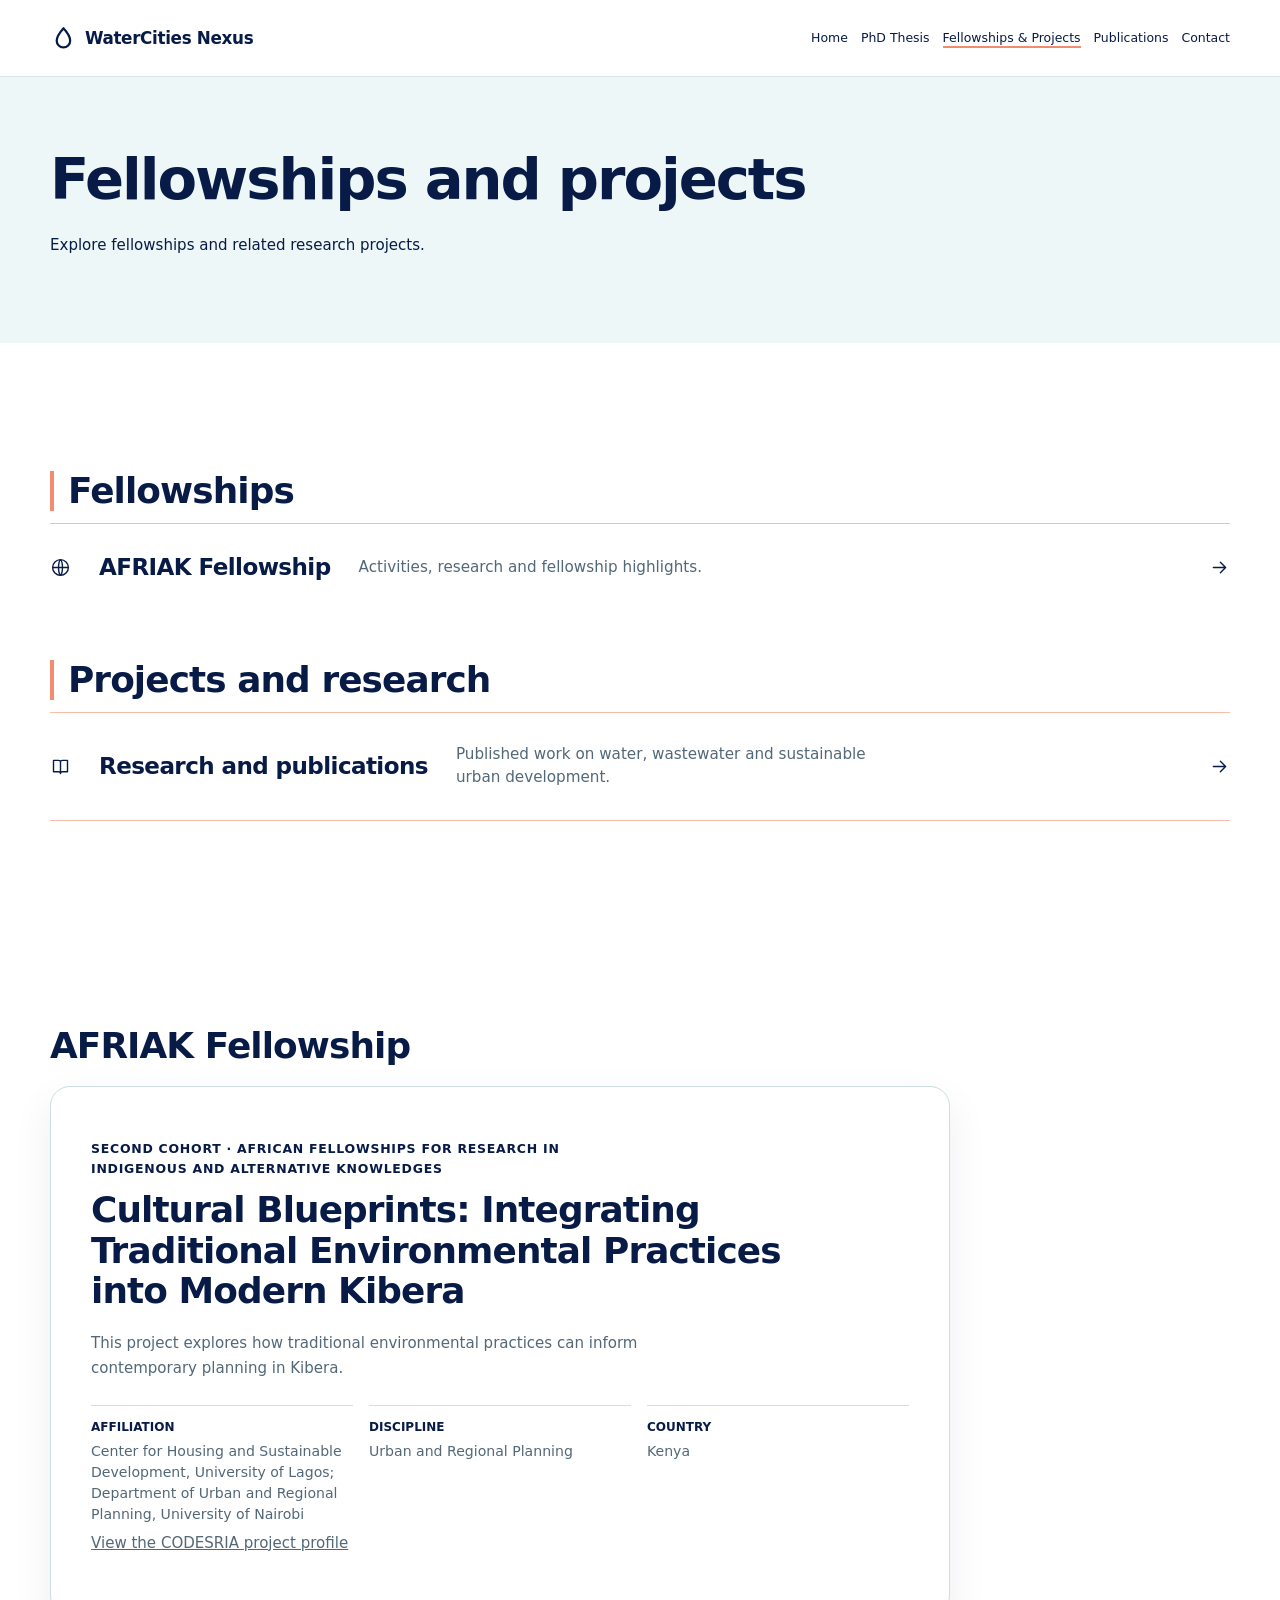
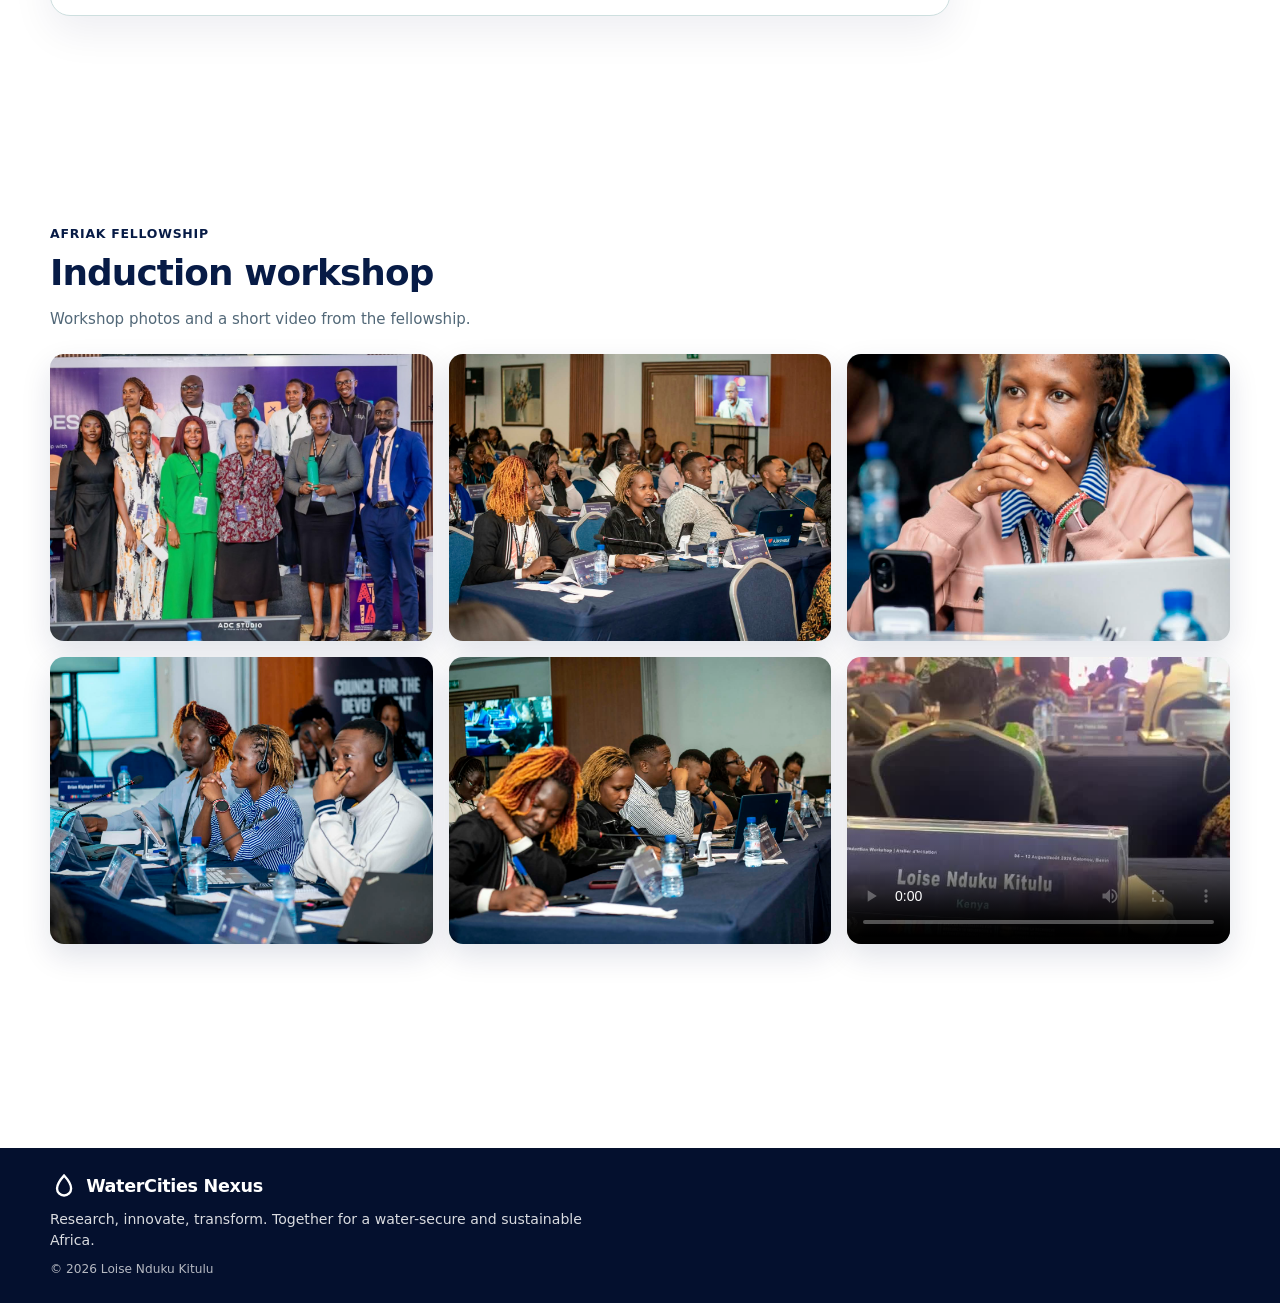
<file: projects/index.html>
<!doctype html>
<html lang="en">
  <head>
    <meta charset="utf-8" />
    <meta name="viewport" content="width=device-width,initial-scale=1" />
    <title>Fellowships &amp; Projects | Loise Nduku Kitulu</title>
    <meta
      name="description"
      content="Fellowships and research projects by Loise Nduku Kitulu, urban planner and PhD researcher, on water supply, stormwater harvesting and sustainable cities in Africa."
    />
    <link
      rel="icon"
      href="data:image/svg+xml,%3Csvg xmlns='http://www.w3.org/2000/svg' viewBox='0 0 24 24'%3E%3Cpath d='M12 3s6 6.5 6 11a6 6 0 0 1-12 0c0-4.5 6-11 6-11z' fill='%231b4dff'/%3E%3C/svg%3E"
    />
    <meta name="robots" content="index, follow, max-image-preview:large" />
    <meta name="author" content="Loise Nduku Kitulu" />
    <meta name="theme-color" content="#071b46" />
    <link rel="canonical" href="https://loisenduku.co.ke/projects/" />

    <!-- Open Graph (Facebook, LinkedIn, WhatsApp) -->
    <meta property="og:type" content="website" />
    <meta property="og:site_name" content="Loise Nduku Kitulu" />
    <meta property="og:locale" content="en" />
    <meta property="og:title" content="Fellowships &amp; Projects | Loise Nduku Kitulu" />
    <meta
      property="og:description"
      content="Fellowships and research projects by Loise Nduku Kitulu, urban planner and PhD researcher, on water supply, stormwater harvesting and sustainable cities in Africa."
    />
    <meta property="og:url" content="https://loisenduku.co.ke/projects/" />
    <meta property="og:image" content="https://loisenduku.co.ke/assets/img/og-image.jpg" />
    <meta property="og:image:width" content="1200" />
    <meta property="og:image:height" content="630" />
    <meta
      property="og:image:alt"
      content="Loise Nduku Kitulu presenting her PhD research at the AFRETEC Doctoral Academy"
    />

    <!-- Twitter / X -->
    <meta name="twitter:card" content="summary_large_image" />
    <meta name="twitter:title" content="Fellowships &amp; Projects | Loise Nduku Kitulu" />
    <meta
      name="twitter:description"
      content="Fellowships and research projects by Loise Nduku Kitulu, urban planner and PhD researcher, on water supply, stormwater harvesting and sustainable cities in Africa."
    />
    <meta name="twitter:image" content="https://loisenduku.co.ke/assets/img/og-image.jpg" />
    <meta
      name="twitter:image:alt"
      content="Loise Nduku Kitulu presenting her PhD research at the AFRETEC Doctoral Academy"
    />

    <!-- Structured data -->
    <script type="application/ld+json">
      {
        "@context": "https://schema.org",
        "@graph": [
          {
            "@type": "Person",
            "@id": "https://loisenduku.co.ke/#person",
            "name": "Loise Nduku Kitulu",
            "url": "https://loisenduku.co.ke/",
            "image": "https://loisenduku.co.ke/assets/img/og-image.jpg",
            "jobTitle": "Urban Planner and PhD Researcher",
            "description": "Urban planner and PhD researcher focused on water and wastewater infrastructure planning in African cities.",
            "affiliation": {
              "@type": "CollegeOrUniversity",
              "name": "University of Lagos"
            },
            "knowsAbout": [
              "Urban planning",
              "Water supply",
              "Wastewater management",
              "Wastewater reuse",
              "Stormwater harvesting",
              "Sustainable urbanization",
              "Lagos",
              "Nairobi"
            ],
            "sameAs": ["https://www.linkedin.com/in/loise-kitulu-929b941b9/"]
          },
          {
            "@type": "WebSite",
            "@id": "https://loisenduku.co.ke/#website",
            "url": "https://loisenduku.co.ke/",
            "name": "Loise Nduku Kitulu",
            "inLanguage": "en",
            "publisher": {
              "@id": "https://loisenduku.co.ke/#person"
            }
          },
          {
            "@type": "WebPage",
            "@id": "https://loisenduku.co.ke/projects/#webpage",
            "url": "https://loisenduku.co.ke/projects/",
            "name": "Fellowships & Projects | Loise Nduku Kitulu",
            "description": "Fellowships and research projects by Loise Nduku Kitulu, urban planner and PhD researcher, on water supply, stormwater harvesting and sustainable cities in Africa.",
            "inLanguage": "en",
            "isPartOf": {
              "@id": "https://loisenduku.co.ke/#website"
            },
            "about": {
              "@id": "https://loisenduku.co.ke/#person"
            },
            "primaryImageOfPage": {
              "@type": "ImageObject",
              "url": "https://loisenduku.co.ke/assets/img/og-image.jpg"
            }
          }
        ]
      }
    </script>
    <link rel="stylesheet" href="/assets/style.css" />
  </head>
  <body>
    <svg width="0" height="0" style="position: absolute" aria-hidden="true">
      <symbol id="drop" viewBox="0 0 24 24">
        <path d="M12 3s6 6.5 6 11a6 6 0 0 1-12 0c0-4.5 6-11 6-11z" pathLength="1" />
      </symbol>
      <symbol id="loop" viewBox="0 0 24 24">
        <path
          d="M20 12a8 8 0 0 1-14 5.3M4 12a8 8 0 0 1 14-5.3M18 3v4h-4M6 21v-4h4"
          pathLength="1"
        />
      </symbol>
      <symbol id="city" viewBox="0 0 24 24">
        <path d="M4 21V9l5-3v15M9 21V4l7 3v14M16 21v-9l4 2v7M3 21h18" pathLength="1" />
      </symbol>
      <symbol id="leaf" viewBox="0 0 24 24">
        <path d="M5 19c0-9 5-14 14-14 0 9-5 14-14 14zM5 19l8-8" pathLength="1" />
      </symbol>
      <symbol id="chart" viewBox="0 0 24 24">
        <path d="M4 20h16M6 16l4-5 3 3 5-7M15 7h3v3" pathLength="1" />
      </symbol>
      <symbol id="book" viewBox="0 0 24 24">
        <path
          d="M4 5h6a2 2 0 0 1 2 2v13a2 2 0 0 0-2-2H4zM20 5h-6a2 2 0 0 0-2 2v13a2 2 0 0 1 2-2h6z"
          pathLength="1"
        />
      </symbol>
      <symbol id="people" viewBox="0 0 24 24">
        <path
          d="M9 11a3 3 0 1 0 0-6 3 3 0 0 0 0 6zM3 20c0-3.3 2.7-6 6-6s6 2.7 6 6M16 5.5a3 3 0 0 1 0 5.5M18 14.5c1.8.8 3 2.5 3 5.5"
          pathLength="1"
        />
      </symbol>
      <symbol id="globe" viewBox="0 0 24 24">
        <circle cx="12" cy="12" r="9" pathLength="1" />
        <path d="M3 12h18M12 3c3 3 3 15 0 18M12 3c-3 3-3 15 0 18" pathLength="1" />
      </symbol>
      <symbol id="cap" viewBox="0 0 24 24">
        <path d="M2 9l10-5 10 5-10 5zM6 11.5V16c3 2.5 9 2.5 12 0v-4.5" pathLength="1" />
      </symbol>
      <symbol id="folder" viewBox="0 0 24 24">
        <path d="M3 6h6l2 2h10v11H3z" pathLength="1" />
      </symbol>
      <symbol id="arrow" viewBox="0 0 24 24">
        <path d="M5 12h14M13 6l6 6-6 6" pathLength="1" />
      </symbol>
      <symbol id="pause" viewBox="0 0 24 24"><path d="M8 5v14M16 5v14" pathLength="1" /></symbol>
      <symbol id="play" viewBox="0 0 24 24"><path d="M8 5l11 7-11 7z" pathLength="1" /></symbol>
    </svg>
    <header>
      <div class="nav">
        <a class="lg" href="/"
          ><svg class="ic"><use href="#drop" /></svg><span>WaterCities Nexus</span></a
        >
        <ul id="menu">
          <li><a href="/">Home</a></li>
          <li><a href="/phd/">PhD Thesis</a></li>
          <li><a href="/projects/" class="on">Fellowships &amp; Projects</a></li>
          <li><a href="/#publications">Publications</a></li>
          <li><a href="/#contact">Contact</a></li>
        </ul>
        <button class="mb" aria-label="Menu" aria-expanded="false"><i></i><i></i></button>
      </div>
    </header>
    <main>
      <div class="ph-head">
        <div class="w">
          <h1>
            <span class="ln"><span>Fellowships and projects</span></span>
          </h1>
          <p data-r>Explore fellowships and related research projects.</p>
        </div>
      </div>
      <section>
        <div class="w projects-list">
          <h2 data-r>Fellowships</h2>
          <a class="row" href="#afriak" data-cur="Open" data-r
            ><svg class="ic"><use href="#globe" /></svg><b>AFRIAK Fellowship</b
            ><span>Activities, research and fellowship highlights.</span
            ><svg class="ic go"><use href="#arrow" /></svg
          ></a>
          <h2 data-r>Projects and research</h2>
          <a class="row" href="/#publications" data-cur="Open" data-r
            ><svg class="ic"><use href="#book" /></svg><b>Research and publications</b
            ><span>Published work on water, wastewater and sustainable urban development.</span
            ><svg class="ic go"><use href="#arrow" /></svg
          ></a>
        </div>
      </section>
      <section class="afx-sec" id="afriak">
        <div class="w">
          <h2>AFRIAK Fellowship</h2>
          <div class="afriak-project" data-r>
            <p class="afriak-kicker">
              Second cohort · African Fellowships for Research in Indigenous and Alternative Knowledges
            </p>
            <h2>
              Cultural Blueprints: Integrating Traditional Environmental Practices into Modern
              Kibera
            </h2>
            <p class="afriak-summary">
              This project explores how traditional environmental practices can inform contemporary
              planning in Kibera.
            </p>
            <dl class="afriak-facts">
              <div>
                <dt>Affiliation</dt>
                <dd>
                  Center for Housing and Sustainable Development, University of Lagos; Department
                  of Urban and Regional Planning, University of Nairobi
                </dd>
              </div>
              <div><dt>Discipline</dt><dd>Urban and Regional Planning</dd></div>
              <div><dt>Country</dt><dd>Kenya</dd></div>
            </dl>
            <p class="mut">
              <a href="https://codesria.org/loise-nduku-kitulu1935/" target="_blank" rel="noopener"
                >View the CODESRIA project profile</a
              >
            </p>
          </div>
          <section class="afriak-workshop" aria-labelledby="afriak-workshop-title">
            <div class="afriak-workshop-head" data-r>
              <span class="afriak-kicker">AFRIAK fellowship</span>
              <h2 id="afriak-workshop-title">Induction workshop</h2>
              <p>Workshop photos and a short video from the fellowship.</p>
            </div>
            <div class="afriak-gallery">
              <figure data-r>
                <img
                  src="/assets/img/AFRIAK/afriak-1.jpg"
                  alt="AFRIAK fellows and mentor"
                  loading="lazy"
                />
              </figure>
              <figure data-r>
                <img
                  src="/assets/img/AFRIAK/afriak-2.jpg"
                  alt="AFRIAK induction workshop session"
                  loading="lazy"
                />
              </figure>
              <figure data-r>
                <img
                  src="/assets/img/AFRIAK/afriak-3.jpg"
                  alt="Participant at the AFRIAK workshop"
                  loading="lazy"
                />
              </figure>
              <figure data-r>
                <img
                  src="/assets/img/AFRIAK/afriak-4.jpg"
                  alt="Fellows at the AFRIAK workshop"
                  loading="lazy"
                />
              </figure>
              <figure data-r>
                <img
                  src="/assets/img/AFRIAK/afriak-5.jpg"
                  alt="AFRIAK workshop discussion"
                  loading="lazy"
                />
              </figure>
              <figure class="afriak-video" data-r>
                <video
                  controls
                  playsinline
                  preload="metadata"
                  poster="/assets/img/AFRIAK/afriak-6.jpg"
                >
                  <source src="/assets/img/AFRIAK/afriak-6.mp4" type="video/mp4" />
                </video>
              </figure>
            </div>
          </section>
        </div>
      </section>
    </main>
    <footer>
      <div class="w">
        <a class="lg" href="/"
          ><svg class="ic"><use href="#drop" /></svg><span>WaterCities Nexus</span></a
        >
        <p>Research, innovate, transform. Together for a water-secure and sustainable Africa.</p>
        <p class="sm">© 2026 Loise Nduku Kitulu</p>
      </div>
    </footer>
    <script src="/assets/site.js"></script>
  </body>
</html>
</file>
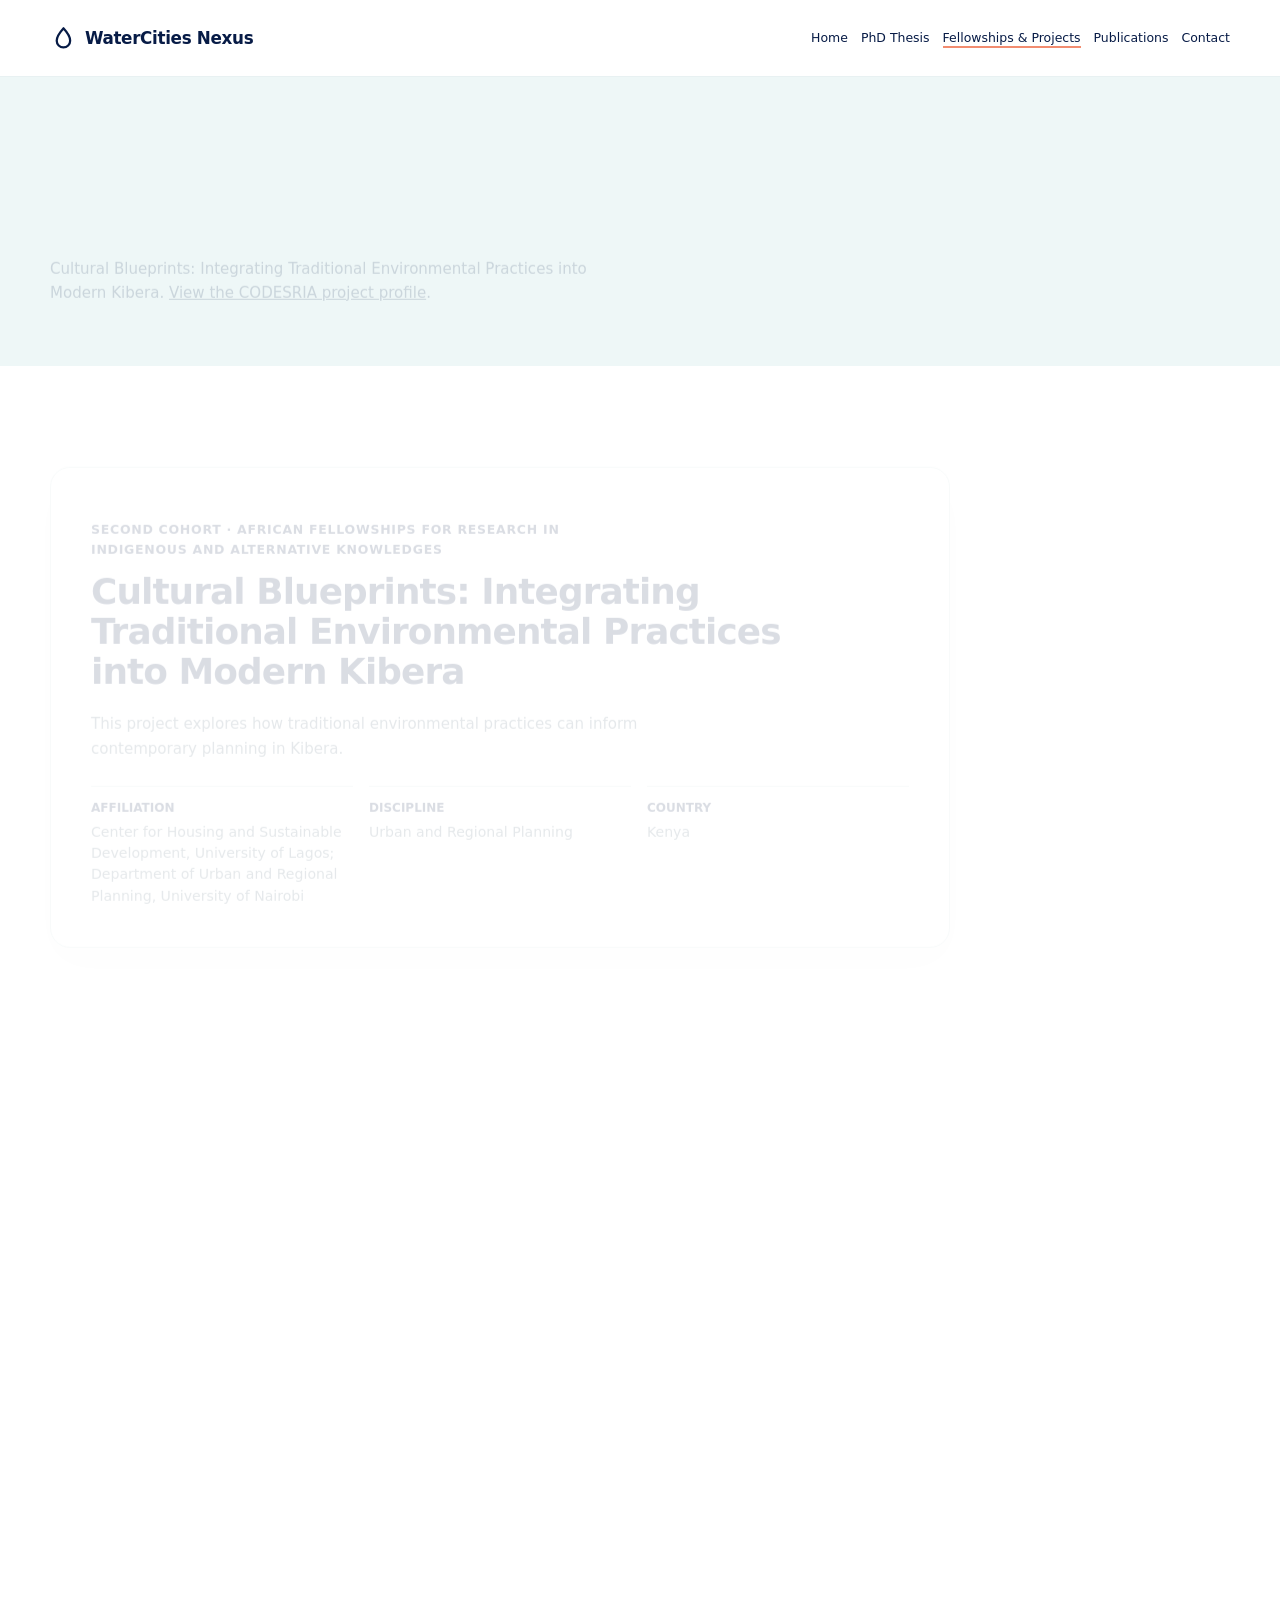
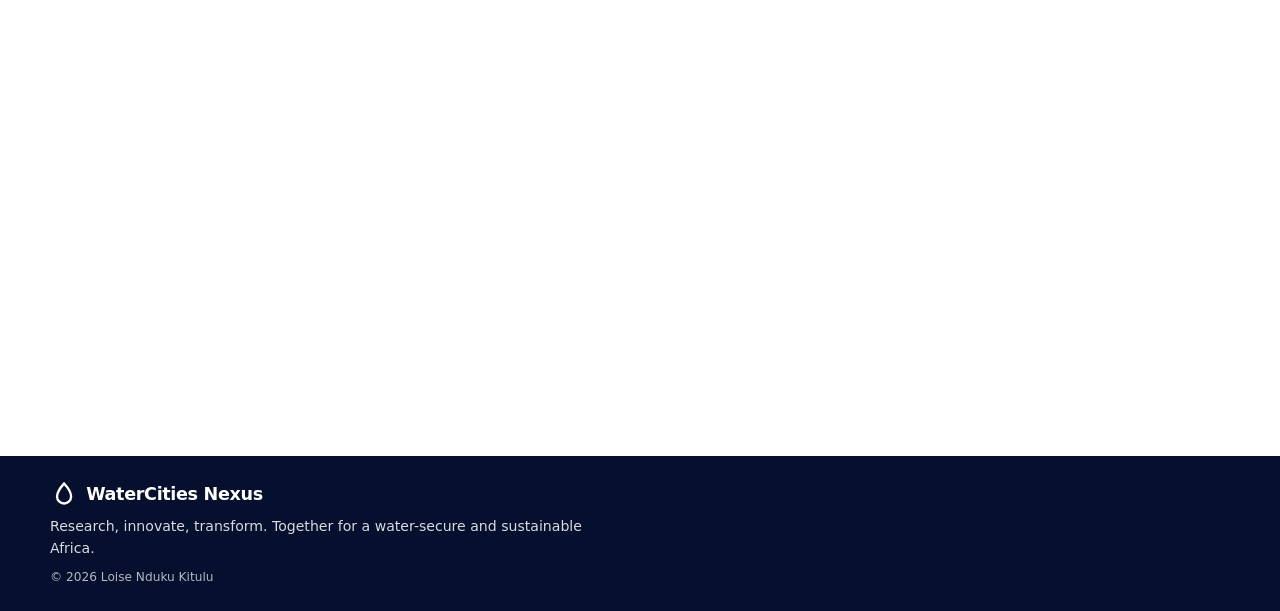
<file: afriak.html>
<!doctype html>
<html lang="en">
  <head>
    <meta charset="utf-8" />
    <meta name="robots" content="noindex" />
    <meta http-equiv="refresh" content="0;url=/afriak/" />
    <link rel="canonical" href="https://loisenduku.co.ke/afriak/" />
    <title>Page moved | AFRIAK Fellowship</title>
  </head>
  <body>
    <p>This page has moved. <a href="/afriak/">Continue to the AFRIAK Fellowship page.</a></p>
  </body>
</html>
</file>
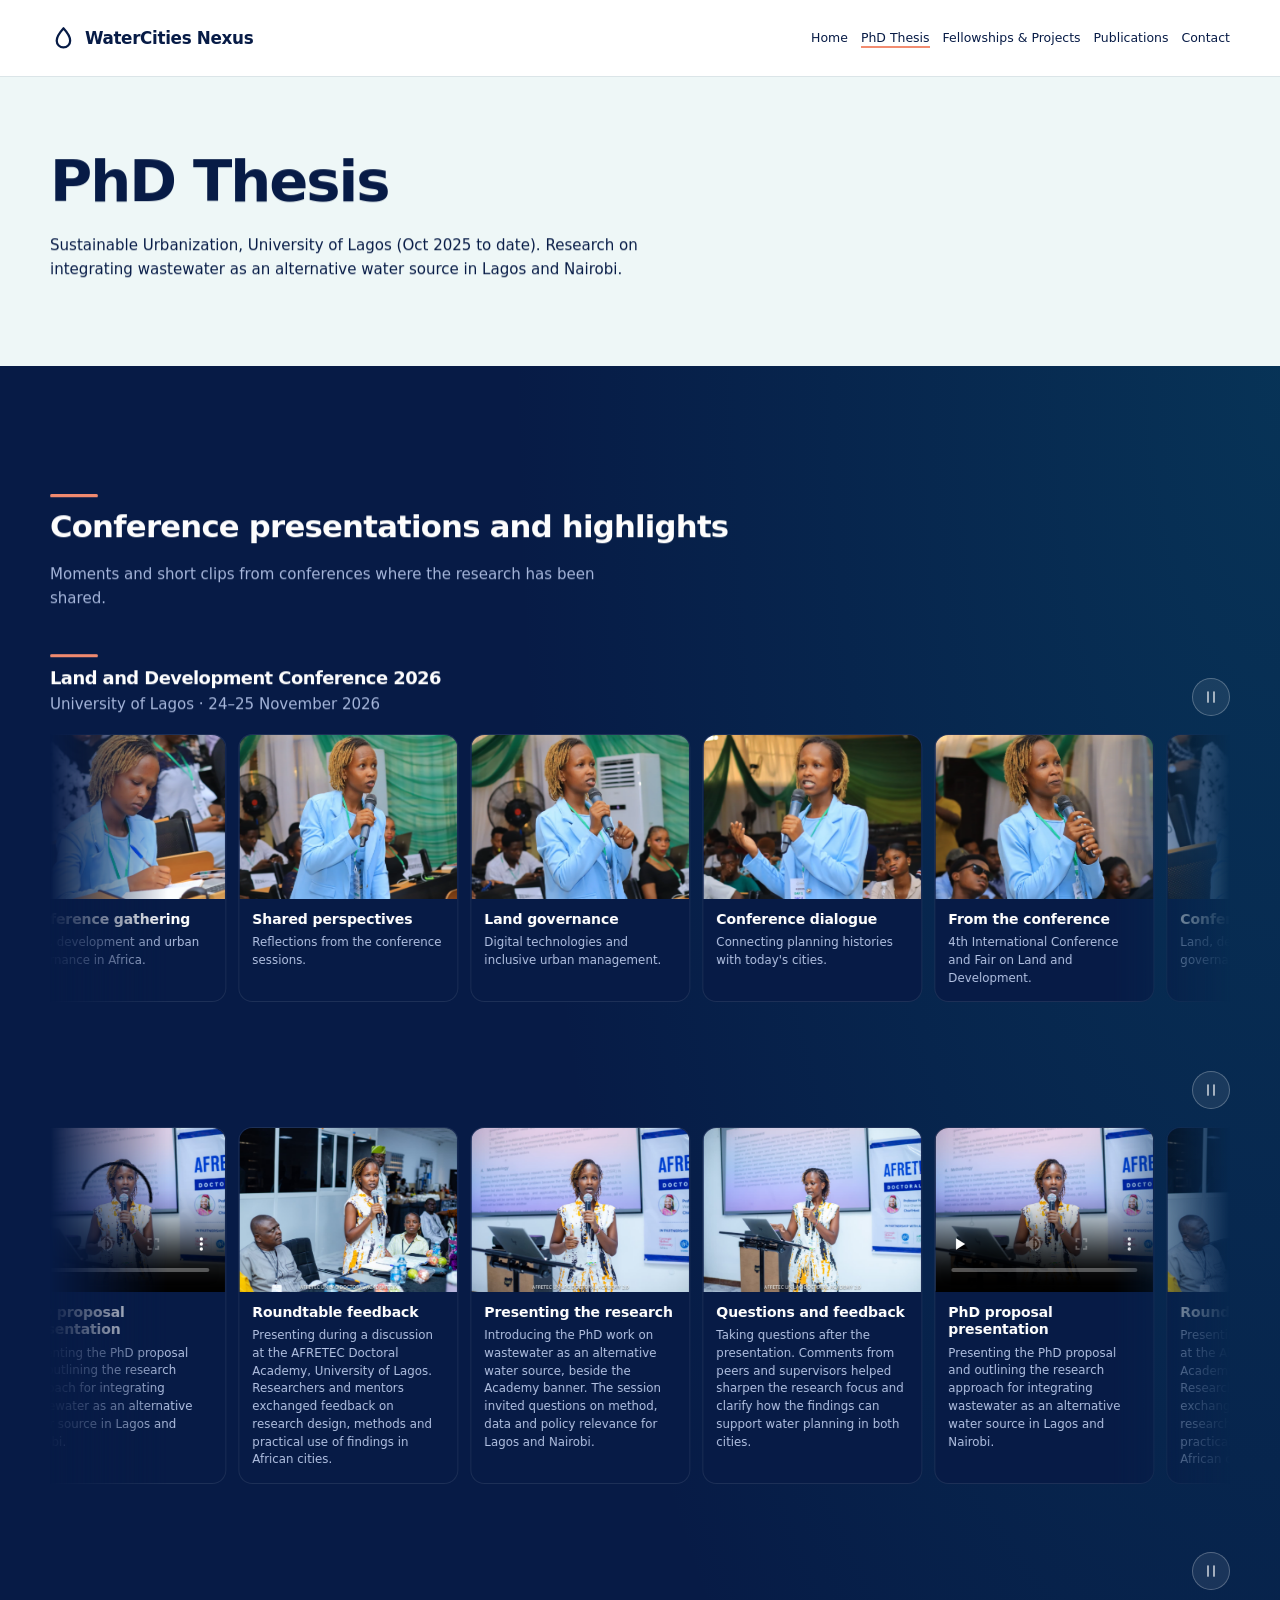
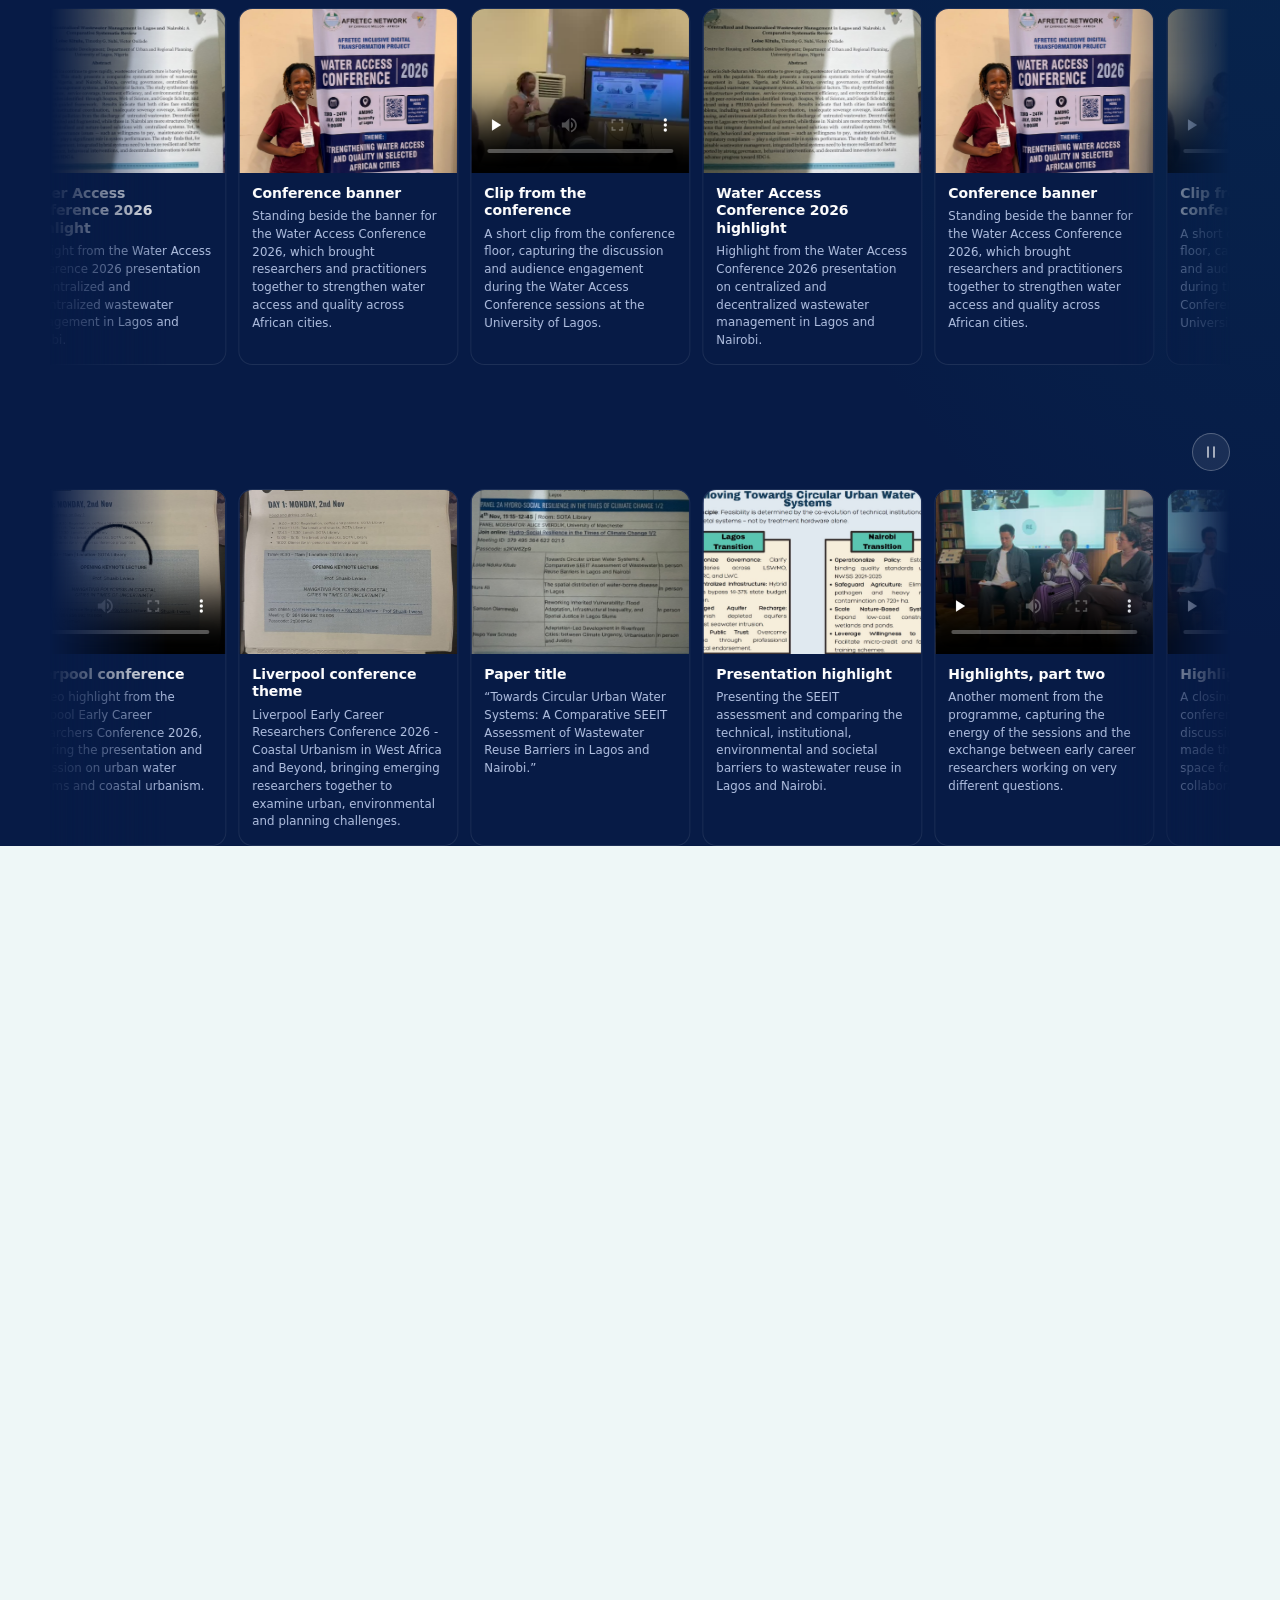
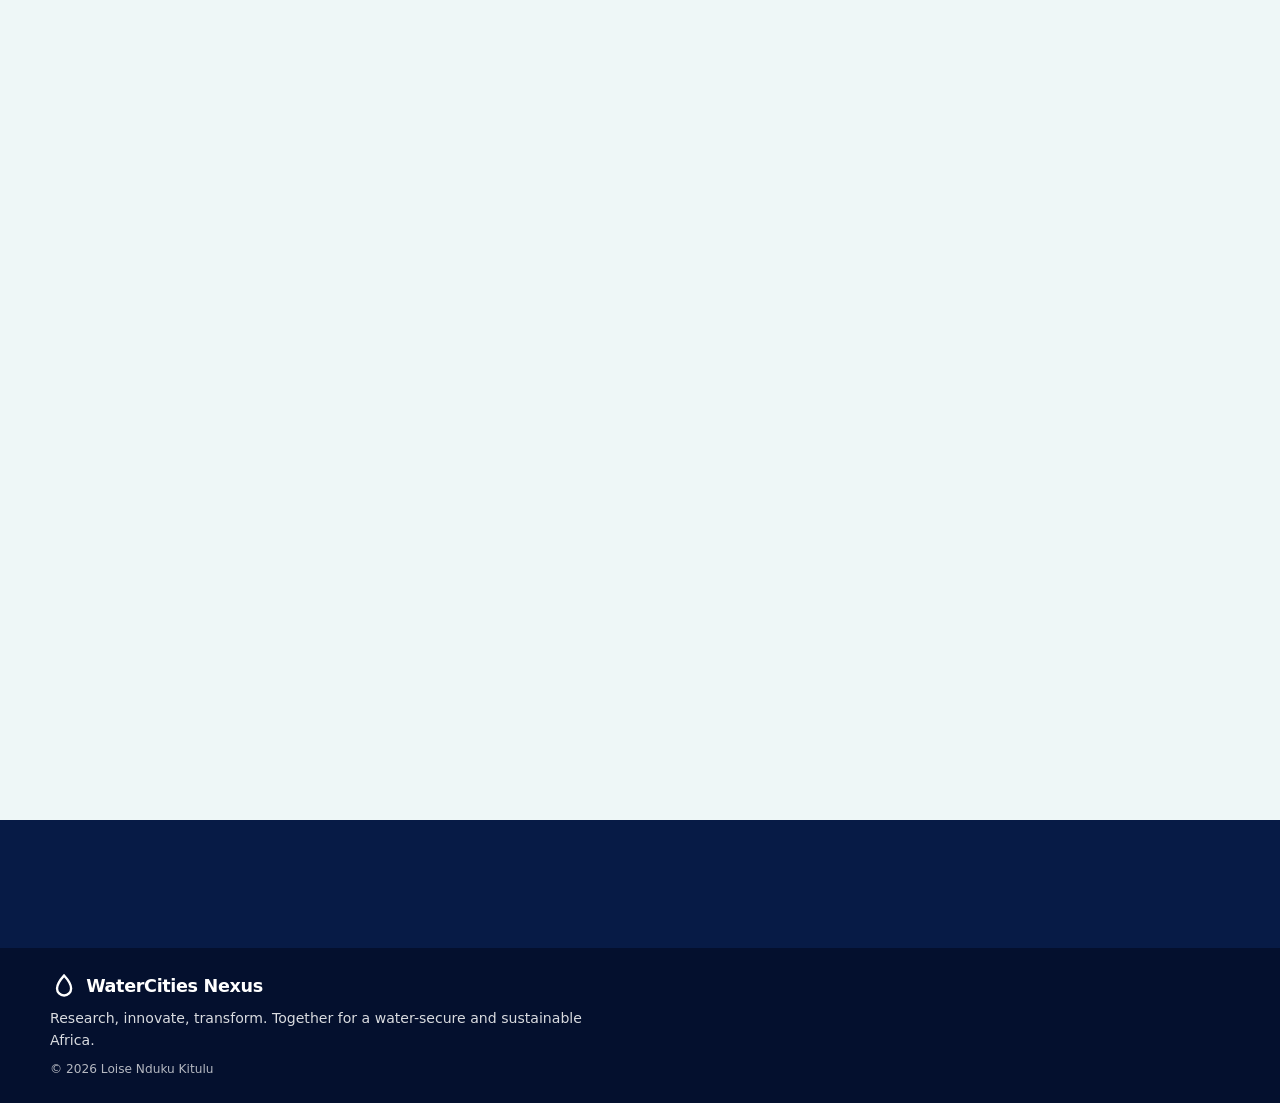
<file: phd.html>
<!doctype html>
<html lang="en">
  <head>
    <meta charset="utf-8" />
    <meta name="robots" content="noindex" />
    <meta http-equiv="refresh" content="0;url=/phd/" />
    <link rel="canonical" href="https://loisenduku.co.ke/phd/" />
    <title>Page moved | PhD Thesis</title>
  </head>
  <body>
    <p>This page has moved. <a href="/phd/">Continue to the PhD Thesis page.</a></p>
  </body>
</html>
</file>
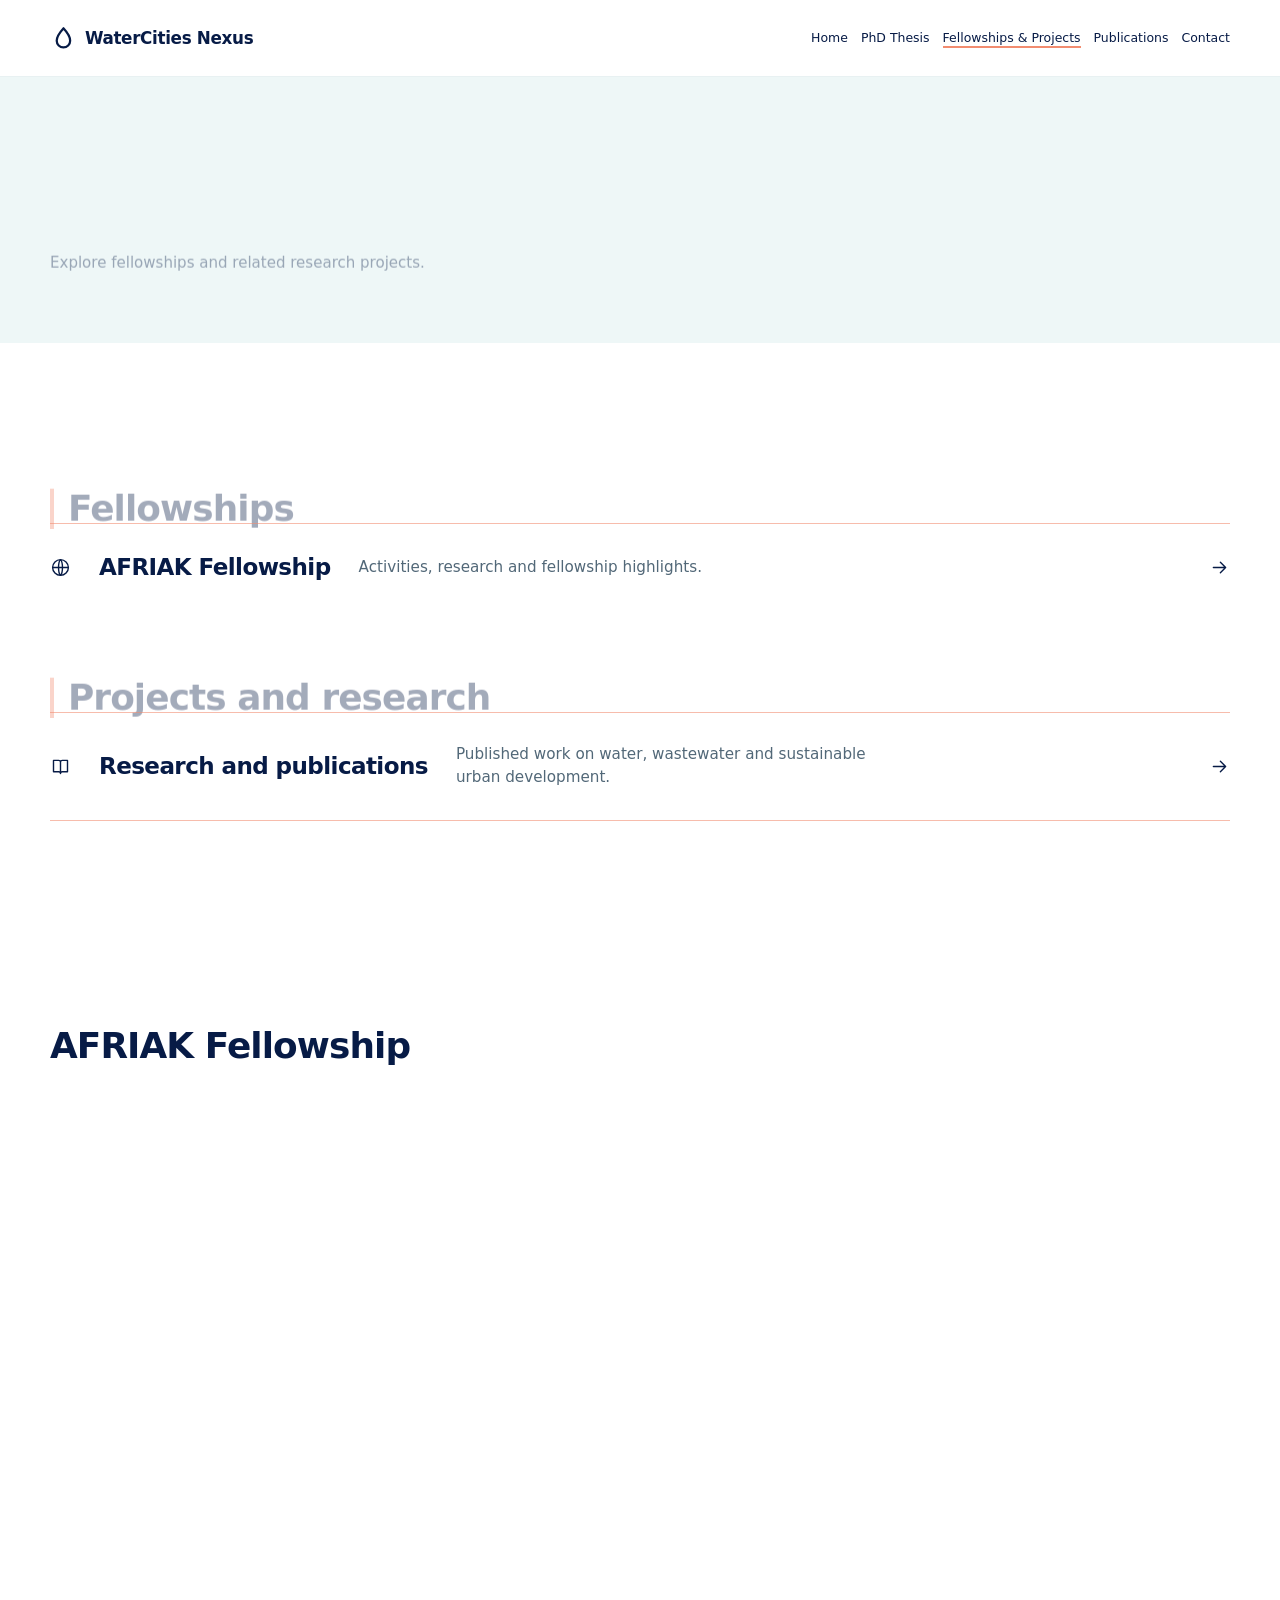
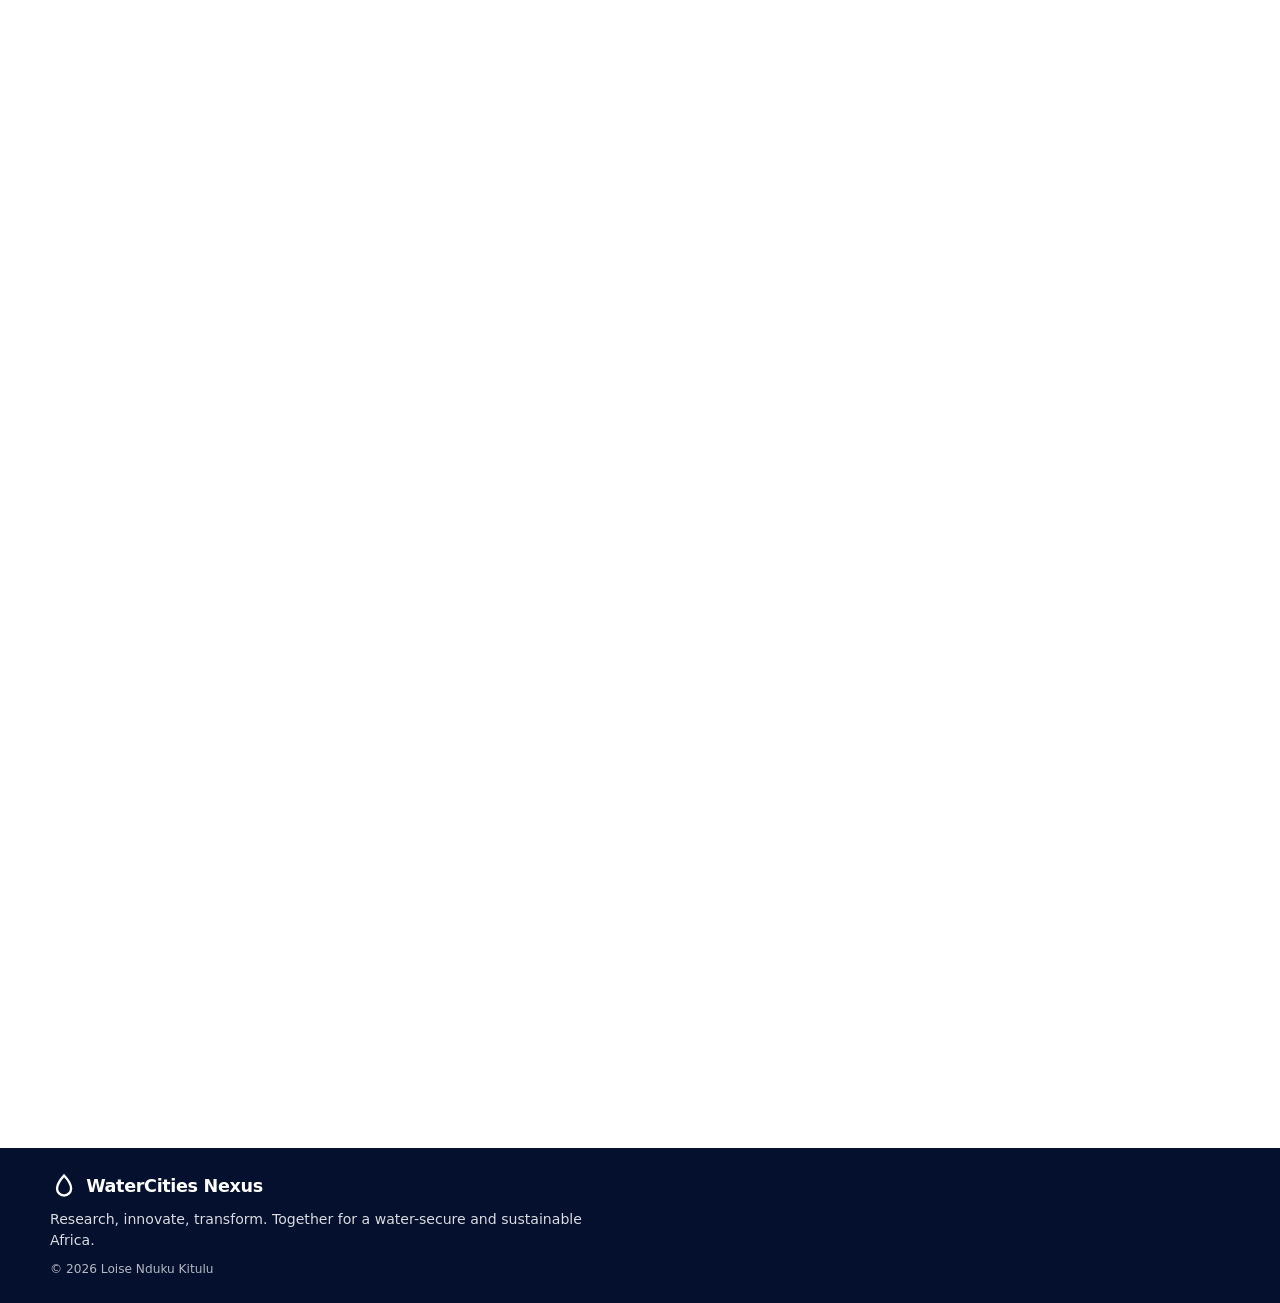
<file: projects.html>
<!doctype html>
<html lang="en">
  <head>
    <meta charset="utf-8" />
    <meta name="robots" content="noindex" />
    <meta http-equiv="refresh" content="0;url=/projects/" />
    <link rel="canonical" href="https://loisenduku.co.ke/projects/" />
    <title>Page moved | Fellowships &amp; Projects</title>
  </head>
  <body>
    <p>This page has moved. <a href="/projects/">Continue to Fellowships &amp; Projects.</a></p>
  </body>
</html>
</file>
<file: assets/style.css>
:root {
  --b: #071b46;
  --n: #071b46;
  --m: #eef7f7;
  --l: #cddfdf;
  --t: #526878;
  --accent: #f28c70;
  --e: cubic-bezier(0.2, 0.8, 0.2, 1);
}
* {
  box-sizing: border-box;
}
html {
  scroll-behavior: smooth;
}
body {
  margin: 0;
  font:
    400 1.05rem/1.6 "Bricolage Grotesque",
    system-ui,
    sans-serif;
  color: var(--n);
  background: #fff;
  overflow-x: hidden;
}
a {
  color: inherit;
}
img,
video,
svg {
  display: block;
  max-width: 100%;
}
main {
  display: block;
}
.w {
  max-width: 1200px;
  margin: auto;
  padding: 0 10px;
}
.ic {
  width: 1.4em;
  height: 1.4em;
  flex: none;
  fill: none;
  stroke: currentColor;
  stroke-width: 1.6;
  stroke-linecap: round;
  stroke-linejoin: round;
  stroke-dasharray: 1;
  stroke-dashoffset: 0;
}
@keyframes dr {
  from {
    stroke-dashoffset: 1;
  }
}
.big {
  width: 56px;
  height: 56px;
  margin-bottom: 16px;
}
.dn {
  transform: rotate(90deg);
}
h1,
h2,
h3 {
  font-weight: 600;
  letter-spacing: -0.03em;
  line-height: 1;
  margin: 0;
}
h1 {
  font-size: clamp(2.6rem, 8.4vw, 7.4rem);
  line-height: 0.96;
}
h2 {
  font-size: clamp(2rem, 5vw, 3.8rem);
  margin-bottom: 24px;
  max-width: 18ch;
}
h3 {
  font-size: clamp(1.4rem, 2.6vw, 2rem);
}
p {
  max-width: 62ch;
}
.mut {
  color: var(--t);
  margin: 6px 0 20px;
}
.sm {
  font-size: 0.85rem;
  opacity: 0.7;
}
.ln {
  display: block;
  overflow: hidden;
  padding-bottom: 0.08em;
}
.ln > span {
  display: block;
  transform: translateY(110%);
  transition: transform 1.1s var(--e) calc(0.2s + var(--i, 0) * 0.12s);
}
.ready .ln > span {
  transform: none;
}
[data-r] {
  opacity: 0;
  transform: translateY(28px);
  transition:
    opacity 0.9s var(--e),
    transform 0.9s var(--e);
}
[data-r].in {
  opacity: 1;
  transform: none;
}
img[data-r] {
  opacity: 1;
  transform: none;
  clip-path: inset(0 0 100% 0);
  transition: clip-path 1.2s var(--e);
}
img[data-r].in {
  clip-path: inset(0);
}
/* header */
header {
  position: fixed;
  inset: 0 0 auto;
  z-index: 30;
  height: 76px;
  background: #fff;
  color: var(--n);
  transition:
    background 0.3s,
    color 0.3s,
    box-shadow 0.3s;
}
header.sc {
  background: rgba(255, 255, 255, 0.96);
  backdrop-filter: blur(10px);
  color: var(--n);
  box-shadow: 0 1px 0 var(--l);
}
.nav {
  display: flex;
  align-items: center;
  justify-content: space-between;
  gap: 16px;
  height: 76px;
  padding: 0 24px;
  max-width: 1200px;
  margin: auto;
}
.lg {
  display: flex;
  align-items: center;
  gap: 8px;
  text-decoration: none;
  font-weight: 600;
  letter-spacing: -0.02em;
  font-size: 1.1rem;
}
.lg .ic {
  color: var(--b);
  width: 1.6em;
  height: 1.6em;
  stroke-width: 2;
}
.nav ul {
  display: flex;
  gap: 26px;
  list-style: none;
  margin: 0;
  padding: 0;
}
.nav ul a {
  text-decoration: none;
  font-weight: 500;
  font-size: 0.95rem;
  background: linear-gradient(var(--accent), var(--accent)) 0 100%/0 2px no-repeat;
  padding-bottom: 3px;
  transition: background-size 0.4s var(--e);
}
.nav ul a:hover,
.nav ul a.on {
  background-size: 100% 2px;
}
.btn {
  display: inline-flex;
  align-items: center;
  gap: 8px;
  background: var(--b);
  color: #fff;
  padding: 13px 24px;
  border-radius: 999px;
  text-decoration: none;
  font-weight: 600;
  font-size: 0.95rem;
  border: 2px solid var(--b);
  position: relative;
  overflow: hidden;
  isolation: isolate;
  transition: color 0.35s;
}
.btn:before {
  content: "";
  position: absolute;
  inset: 0;
  background: #fff;
  transform: translateY(101%);
  transition: transform 0.45s var(--e);
  z-index: -1;
  border-radius: 50% 50% 0 0/40% 40% 0 0;
}
.btn:hover {
  color: var(--b);
}
.btn:hover:before {
  transform: none;
  border-radius: 0;
}
.btn:hover .ic {
  animation: dr 0.7s;
}
.btn.ghost {
  background: transparent;
  color: inherit;
  border-color: currentColor;
}
.btn.ghost:before {
  background: var(--b);
}
.btn.ghost:hover {
  color: #fff;
  border-color: var(--b);
}
.hero .btn.ghost {
  color: #fff;
}
.mb {
  display: none;
  background: none;
  border: 0;
  width: 44px;
  height: 44px;
  position: relative;
  color: inherit;
  cursor: pointer;
}
.mb i {
  position: absolute;
  left: 10px;
  right: 10px;
  height: 2px;
  background: currentColor;
  transition: transform 0.4s var(--e);
}
.mb i:first-child {
  top: 18px;
}
.mb i:last-child {
  top: 25px;
}
.open .mb i:first-child {
  transform: translateY(3.5px) rotate(45deg);
}
.open .mb i:last-child {
  transform: translateY(-3.5px) rotate(-45deg);
}
/* hero */
.hero {
  position: relative;
  height: calc(100svh - 76px);
  min-height: 620px;
  color: #fff;
  display: flex;
  align-items: center;
  overflow: hidden;
  background: var(--n);
  margin-top: 76px;
}
.hero > img {
  position: absolute;
  inset: 0;
  width: 100%;
  height: 100%;
  object-fit: cover;
  object-position: 52% 25%;
  clip-path: none;
  transform: none;
}
.ready .hero > img {
  clip-path: inset(0);
  transform: none;
}
.hero:after {
  content: "";
  position: absolute;
  inset: 0;
  background:
    linear-gradient(90deg, rgba(7, 27, 70, 0.48), rgba(7, 27, 70, 0.32) 55%, rgba(7, 27, 70, 0.18)),
    linear-gradient(0deg, rgba(7, 27, 70, 0.38), transparent 48%);
}
.hero .w {
  position: relative;
  z-index: 2;
  padding-bottom: clamp(40px, 7vw, 80px);
}
.lead {
  font-size: clamp(1.05rem, 2vw, 1.3rem);
  margin: 22px 0 0;
  opacity: 0;
  transition: opacity 1s 0.9s;
}
.ready .lead,
.ready .cta {
  opacity: 1;
}
.cta {
  display: flex;
  gap: 12px;
  flex-wrap: wrap;
  margin-top: 26px;
  opacity: 0;
  transition: opacity 1s 1.1s;
}
/* sections */
section {
  padding: clamp(64px, 10vw, 130px) 0;
}
.alt {
  background: var(--m);
}
.dark {
  background: var(--n);
  color: #fff;
  background-image: radial-gradient(60% 80% at 100% 0, rgba(27, 77, 255, 0.55), transparent);
}
.about {
  display: grid;
  grid-template-columns: 1.3fr 1fr;
  gap: clamp(24px, 5vw, 70px);
  align-items: start;
}
.me {
  width: 100%;
  aspect-ratio: 1;
  object-fit: cover;
  border-radius: 28px;
  margin-bottom: 20px;
}
.quote {
  background: var(--m);
  border-radius: 20px;
  padding: 22px;
  font-size: 1.1rem;
  color: var(--n);
}
.tag {
  display: inline-block;
  border: 1px solid var(--l);
  border-radius: 999px;
  padding: 4px 14px;
  font-size: 0.85rem;
  margin: 0 6px 8px 0;
  transition:
    background 0.3s,
    color 0.3s;
}
.tag:hover {
  background: var(--b);
  color: #fff;
}
.row {
  display: flex;
  align-items: center;
  gap: clamp(12px, 2.5vw, 28px);
  padding: clamp(18px, 2.4vw, 30px) 8px;
  border-top: 1px solid var(--l);
  text-decoration: none;
  position: relative;
  isolation: isolate;
  transition:
    color 0.4s,
    padding 0.4s var(--e);
}
.row:last-child {
  border-bottom: 1px solid var(--l);
}
.row b {
  font-weight: 600;
  font-size: clamp(1.3rem, 3vw, 2.3rem);
  letter-spacing: -0.025em;
  line-height: 1.1;
}
.row span {
  color: var(--t);
  flex: 1;
  max-width: 44ch;
  font-size: 0.95rem;
  transition: color 0.4s;
}
.row:before {
  content: "";
  position: absolute;
  inset: 0;
  background: var(--b);
  transform: scaleY(0);
  transform-origin: bottom;
  transition: transform 0.5s var(--e);
  z-index: -1;
}
.row:hover {
  color: #fff;
  padding-left: 24px;
  padding-right: 24px;
}
.row:hover:before {
  transform: none;
}
.row:hover span {
  color: #dfe7ff;
}
.row:hover .ic {
  animation: dr 0.9s;
}
.row .go {
  margin-left: auto;
}
.row:hover .go,
.pub:hover .go {
  transform: translateX(6px);
}
.go {
  transition: transform 0.4s var(--e);
}
.alt .row:last-child {
  border-bottom: 1px solid var(--l);
}
div.row:hover {
  color: inherit;
  padding: clamp(18px, 2.4vw, 30px) 8px;
}
div.row:hover:before {
  transform: scaleY(0);
}
div.row:hover .ic {
  color: var(--b);
}
.tri {
  display: grid;
  grid-template-columns: repeat(auto-fit, minmax(240px, 1fr));
  gap: 32px;
  margin-top: 40px;
}
.tri p {
  font-size: 1.15rem;
}
/* publications */
.pub {
  display: grid;
  grid-template-columns: 72px 1fr auto;
  gap: clamp(14px, 2.5vw, 28px);
  align-items: center;
  padding: 20px 0;
  border-top: 1px solid var(--l);
  text-decoration: none;
  transition: padding 0.4s var(--e);
}
.pub:last-child {
  border-bottom: 1px solid var(--l);
}
.tile {
  width: 72px;
  height: 72px;
  border-radius: 18px;
  background: var(--m)
    repeating-linear-gradient(135deg, transparent 0 9px, rgba(27, 77, 255, 0.1) 9px 10px);
  display: grid;
  place-items: center;
  color: var(--b);
  transition:
    background-color 0.4s,
    color 0.4s,
    transform 0.5s var(--e),
    border-radius 0.5s var(--e);
}
.tile .ic {
  width: 30px;
  height: 30px;
}
.pt small {
  display: block;
  color: var(--t);
  font-size: 0.85rem;
}
.pt b {
  font-weight: 600;
  font-size: clamp(1.05rem, 2vw, 1.45rem);
  letter-spacing: -0.015em;
  line-height: 1.25;
  background: linear-gradient(var(--b), var(--b)) 0 100%/0 2px no-repeat;
  transition: background-size 0.5s var(--e);
}
a.pub:hover {
  padding-left: 12px;
}
a.pub:hover .tile {
  background-color: var(--b);
  color: #fff;
  transform: rotate(-6deg) scale(1.06);
  border-radius: 50%;
}
a.pub:hover .tile .ic,
a.pub:hover .go {
  animation: dr 0.8s;
}
a.pub:hover .pt b {
  background-size: 100% 2px;
  color: var(--b);
}
.pub .go {
  color: var(--b);
}
.pub.soon {
  opacity: 0.65;
}
.cta-s {
  background: var(--b);
  color: #fff;
  text-align: left;
}
.cta-s h2 {
  font-size: clamp(2.6rem, 9vw, 8rem);
  max-width: none;
}
.mail {
  display: inline-flex;
  align-items: center;
  gap: 12px;
  font-size: clamp(1.3rem, 4.4vw, 3rem);
  font-weight: 600;
  letter-spacing: -0.03em;
  text-decoration: none;
  margin: 18px 0 26px;
  word-break: break-all;
  border-bottom: 3px solid #fff;
}
.mail:hover .go {
  transform: translateX(8px);
}
.cta-s .btn {
  background: #fff;
  color: var(--b);
  border-color: #fff;
}
.cta-s .btn:before {
  background: var(--n);
}
.cta-s .btn:hover {
  color: #fff;
  border-color: var(--n);
}
footer {
  background: var(--n);
  color: #fff;
  padding: 48px 0;
}
footer .lg .ic {
  color: #fff;
}
footer p {
  margin: 14px 0 0;
  opacity: 0.85;
}
/* page heads */
.ph-head {
  background: var(--m);
  padding: 150px 0 clamp(40px, 6vw, 70px);
}
.ph-head p {
  margin-top: 20px;
  font-size: 1.15rem;
}
.empty {
  display: flex;
  align-items: center;
  gap: 14px;
  border: 2px dashed var(--l);
  border-radius: 20px;
  padding: 26px;
  color: var(--t);
  margin-top: 18px;
}
.empty .ic {
  color: var(--b);
}
#lb {
  position: fixed;
  inset: 0;
  background: rgba(6, 21, 74, 0.94);
  display: none;
  place-items: center;
  z-index: 50;
  cursor: zoom-out;
}
#lb.on {
  display: grid;
}
#lb img {
  max-height: 92vh;
  max-width: 94vw;
  border-radius: 12px;
}
#pre {
  position: fixed;
  inset: 0;
  z-index: 100;
  background: var(--n);
  color: #fff;
  display: grid;
  place-items: center;
  transition: transform 1s var(--e);
}
#pre.done {
  transform: translateY(-100%);
}
#pre div {
  text-align: center;
}
#pre .ic {
  width: 84px;
  height: 84px;
  margin: auto;
  stroke-width: 1.2;
  animation: dr 1.6s infinite alternate;
}
#pre b {
  display: block;
  font-size: 2.4rem;
  margin-top: 12px;
  font-weight: 600;
}
#cur {
  position: fixed;
  left: 0;
  top: 0;
  z-index: 60;
  pointer-events: none;
  width: 84px;
  height: 84px;
  margin: -42px 0 0 -42px;
  border-radius: 50%;
  background: var(--b);
  color: #fff;
  display: grid;
  place-items: center;
  font-size: 0.9rem;
  font-weight: 600;
  scale: 0;
  transition: scale 0.35s var(--e);
}
#cur.on {
  scale: 1;
}
@media (max-width: 720px) {
  .mb {
    display: block;
  }
  .nav .btn {
    display: none;
  }
  .nav ul {
    position: fixed;
    inset: 0;
    background: var(--n);
    color: #fff;
    flex-direction: column;
    justify-content: center;
    gap: 18px;
    padding: 0 32px;
    transform: translateY(-100%);
    transition: transform 0.6s var(--e);
  }
  .nav ul a {
    font-size: 2rem;
    font-weight: 600;
  }
  .open .nav ul {
    transform: none;
  }
  .open header,
  .open header.sc {
    background: transparent;
    color: #fff;
    box-shadow: none;
    backdrop-filter: none;
  }
  .open .lg,
  .open .mb {
    position: relative;
    z-index: 2;
  }
  .open header .lg .ic {
    color: #fff;
  }
}
@media (max-width: 860px) {
  .about {
    grid-template-columns: 1fr;
  }
  .row span {
    display: none;
  }
  .pub {
    grid-template-columns: 56px 1fr 24px;
  }
  .tile {
    width: 56px;
    height: 56px;
    border-radius: 14px;
  }
  .hero > img {
    object-position: 54% 20%;
  }
  .ph-head {
    padding-top: 120px;
  }
}
@media (prefers-reduced-motion: reduce) {
  * {
    animation: none !important;
    transition-duration: 0.01s !important;
  }
  .car {
    overflow-x: auto;
  }
  .ln > span {
    transform: none;
  }
  [data-r] {
    opacity: 1;
    transform: none;
  }
  img[data-r] {
    clip-path: none;
  }
}

/* restrained typography, spacing and navigation refinements */
body {
  font-family:
    system-ui,
    -apple-system,
    "Segoe UI",
    Roboto,
    Arial,
    sans-serif;
  font-size: 1rem;
  line-height: 1.55;
}
h1 {
  font-size: clamp(2.25rem, 6vw, 5.4rem);
  line-height: 1;
}
h2 {
  font-size: clamp(1.7rem, 3.8vw, 3rem);
  margin-bottom: 20px;
}
h3 {
  font-size: clamp(1.2rem, 2vw, 1.65rem);
}
.lead {
  font-size: clamp(0.95rem, 1.5vw, 1.12rem);
}
.ph-head p,
.tri p,
.quote {
  font-size: 1rem;
}
.cta-s h2 {
  font-size: clamp(2rem, 6vw, 5.2rem);
}
.mail {
  font-size: clamp(1.1rem, 3vw, 2.35rem);
}
.nav {
  gap: 18px;
}
.nav .btn {
  padding: 9px 17px;
  font-size: 0.86rem;
  gap: 6px;
  margin-left: auto;
}
.nav ul {
  margin-left: auto;
  gap: 20px;
}
.nav ul a {
  font-size: 0.88rem;
}
.btn {
  padding: 10px 19px;
  font-size: 0.88rem;
  gap: 7px;
}
.btn .ic {
  width: 1.2em;
  height: 1.2em;
}
.it {
  height: clamp(190px, 30vw, 320px);
  border-radius: 18px;
}
.car {
  padding: 4px 0;
}
.event {
  margin-top: 44px;
}
@media (max-width: 720px) {
  .nav {
    padding: 12px 16px;
  }
  .nav ul {
    margin-left: 0;
  }
  .mb {
    margin-left: auto;
    margin-right: 0;
    width: 40px;
    height: 40px;
  }
  .mb i {
    left: 8px;
    right: 8px;
  }
  .nav ul a {
    font-size: 1.45rem;
  }
}
@media (max-width: 860px) {
  .it {
    height: clamp(175px, 48vw, 260px);
  }
  h1 {
    font-size: clamp(2.2rem, 9vw, 4.2rem);
  }
  h2 {
    font-size: clamp(1.65rem, 6vw, 2.4rem);
  }
}
@media (min-width: 861px) {
  .nav {
    display: grid;
    grid-template-columns: 1fr auto 1fr;
  }
  .nav .btn {
    grid-column: 2;
    grid-row: 1;
    justify-self: center;
    margin: 0;
  }
  .nav ul {
    grid-column: 3;
    grid-row: 1;
    justify-self: end;
    margin: 0;
    gap: 16px;
  }
}

/* Final compact layout refinements */
body {
  font-size: 15px;
  line-height: 1.55;
}
h1 {
  font-size: clamp(2rem, 4.5vw, 4rem);
  line-height: 1.04;
  letter-spacing: -0.035em;
}
h2 {
  font-size: clamp(1.45rem, 2.8vw, 2.35rem);
  line-height: 1.12;
  letter-spacing: -0.025em;
}
h3 {
  font-size: 1.12rem;
}
p,
.lead,
.ph-head p {
  font-size: 0.94rem;
}
.tag,
.nav ul a {
  font-size: 0.82rem;
}
.btn {
  font-size: 0.82rem;
  padding: 9px 15px;
  min-height: 38px;
}
.hero .cta {
  display: flex;
  flex-wrap: wrap;
  gap: 10px;
}
.hero .cta .btn {
  padding: 9px 15px;
}
.nav {
  grid-template-columns: 1fr 1fr !important;
}
.nav .lg {
  grid-column: 1;
  justify-self: start;
}
.nav ul {
  grid-column: 2;
  justify-self: end;
}
@media (min-width: 861px) {
  .nav ul {
    gap: 13px;
  }
  .nav ul a {
    font-size: 0.78rem;
  }
}
/* Fully off-canvas mobile navigation, including its background */
@media (max-width: 720px) {
  header {
    z-index: 80;
  }
  .nav {
    display: flex;
    align-items: center;
    justify-content: space-between;
    padding: 12px 16px;
  }
  .mb {
    display: block;
    position: relative;
    z-index: 91;
    margin-left: auto;
    margin-right: 0;
    flex: 0 0 40px;
  }
  .nav ul {
    position: fixed;
    top: 0;
    right: 0;
    bottom: 0;
    left: auto;
    width: min(82vw, 340px);
    height: 100dvh;
    box-sizing: border-box;
    background: #071b46;
    color: #fff;
    flex-direction: column;
    justify-content: center;
    align-items: flex-start;
    gap: 20px;
    padding: 32px;
    transform: translateX(105%);
    visibility: hidden;
    pointer-events: none;
    transition:
      transform 0.35s ease,
      visibility 0.35s;
  }
  .open .nav ul {
    transform: translateX(0);
    visibility: visible;
    pointer-events: auto;
  }
  .nav ul a {
    font-size: 1.05rem;
  }
  .open header,
  .open header.sc {
    background: transparent;
  }
  .open header .mb {
    position: fixed;
    right: 16px;
    top: 12px;
  }
}
.contact-compact {
  background: #071b46;
  color: #fff;
  padding: 38px 0 34px;
}
.contact-compact .w {
  display: grid;
  grid-template-columns: 1.1fr 1fr auto;
  align-items: center;
  gap: 24px;
}
.contact-compact h2 {
  font-size: clamp(1.5rem, 2.8vw, 2.25rem);
  margin: 0 0 8px;
}
.contact-compact p {
  margin: 0;
  color: #d6e0f4;
  font-size: 0.88rem;
}
.contact-email {
  font-size: clamp(0.9rem, 1.5vw, 1.15rem);
  color: #fff;
  text-decoration: none;
  border-bottom: 1px solid #8297bd;
  padding-bottom: 6px;
}
.socials {
  display: flex;
  gap: 9px;
}
.socials a {
  display: flex;
  align-items: center;
  gap: 7px;
  border: 1px solid #64799e;
  border-radius: 24px;
  padding: 8px 12px;
  color: #fff;
  text-decoration: none;
  font-size: 0.8rem;
}
.socials a:hover {
  background: #173567;
}
@media (max-width: 700px) {
  .contact-compact {
    padding: 30px 0;
  }
  .contact-compact .w {
    grid-template-columns: 1fr;
    gap: 15px;
  }
  .socials {
    margin-top: 2px;
  }
}

/* ===== Hero (portfolio style) ===== */
.hero {
  align-items: center;
  min-height: 640px;
}
.hero:after {
  background:
    linear-gradient(90deg, rgba(4, 12, 38, 0.94), rgba(6, 21, 74, 0.82) 55%, rgba(6, 21, 74, 0.6)),
    linear-gradient(0deg, rgba(4, 12, 38, 0.7), transparent 40%);
}
.hero > img {
  filter: saturate(0.8) brightness(0.8);
}
.hero .w {
  padding-top: clamp(42px, 8vh, 72px);
  padding-bottom: clamp(42px, 8vh, 72px);
  width: 100%;
}
.pill {
  display: inline-flex;
  align-items: center;
  gap: 9px;
  border: 1px solid transparent;
  background: transparent;
  backdrop-filter: none;
  border-radius: 999px;
  padding: 6px 0;
  font-size: 0.78rem;
  font-weight: 600;
  color: #fff;
  text-shadow: 0 1px 5px rgba(4, 12, 38, 0.85);
  margin-bottom: 22px;
}
.pill i {
  width: 8px;
  height: 8px;
  border-radius: 50%;
  background: #3ea0ff;
  box-shadow: 0 0 0 4px rgba(62, 160, 255, 0.22);
}
.hero h1 {
  font-size: clamp(2.4rem, 7vw, 5.2rem);
  line-height: 1.02;
  max-width: none;
}
.role {
  margin: 18px 0 0;
  font-size: clamp(1.05rem, 2.2vw, 1.45rem);
  max-width: none;
}
.role b {
  font-weight: 600;
  border-bottom: 2px solid rgba(255, 255, 255, 0.7);
  padding-bottom: 2px;
}
.hero .lead {
  max-width: 52ch;
  color: #c9d6f2;
  margin-top: 18px;
}
.hero .cta {
  margin-top: 28px;
}
.hero .btn {
  padding: 12px 22px;
  font-size: 0.88rem;
  min-height: 44px;
  border-radius: 8px;
}
.hero .btn .in {
  font-size: 0.95rem;
  font-weight: 800;
}
.hero .btn.ghost {
  border-color: rgba(255, 255, 255, 0.3);
}
@media (max-width: 600px) {
  .hero {
    height: calc(100svh - 76px);
    min-height: 560px;
  }
  .hero h1 {
    max-width: none;
  }
}

/* ===== Mobile menu: hamburger on the left, drawer slides from the left ===== */
@media (max-width: 720px) {
  .nav {
    justify-content: flex-start;
    gap: 6px;
  }
  .mb {
    order: -1;
    margin: 0 0 0 -8px;
    flex: 0 0 44px;
    width: 44px;
    height: 44px;
    color: var(--b);
  }
  .mb i {
    left: 11px;
    right: 11px;
    background: var(--b);
  }
  .mb i:first-child {
    top: 16px;
  }
  .mb i:last-child {
    top: 26px;
  }
  .open .mb i:first-child {
    transform: translateY(5px) rotate(45deg);
  }
  .open .mb i:last-child {
    transform: translateY(-5px) rotate(-45deg);
  }
  .nav ul {
    left: 0;
    right: auto;
    transform: translateX(-105%);
    align-items: flex-start;
    padding: 90px 28px 32px;
    justify-content: flex-start;
    gap: 6px;
    box-shadow: 8px 0 40px rgba(0, 0, 0, 0.35);
    border-right: 1px solid rgba(255, 255, 255, 0.08);
  }
  .nav ul li {
    width: 100%;
  }
  .nav ul a {
    display: block;
    font-size: 1rem;
    color: #fff;
    padding: 12px 4px;
    background: none;
    border-bottom: 1px solid rgba(255, 255, 255, 0.1);
  }
  .nav ul a.on {
    color: #fff;
  }
  .open .nav ul {
    transform: none;
  }
  .open header .mb {
    position: fixed;
    left: 8px;
    right: auto;
    top: 12px;
  }
  .open::after {
    content: "";
    position: fixed;
    inset: 0;
    background: rgba(2, 8, 28, 0.55);
    z-index: 70;
  }
  .open {
    overflow: hidden;
  }
}

/* ===== PhD: dark section + compact looping carousel ===== */
.phd-dark {
  background: #050f33 radial-gradient(60% 50% at 100% 0, rgba(27, 77, 255, 0.28), transparent);
  color: #fff;
  overflow: hidden;
  position: relative;
  contain: paint;
}
.phd-dark h2,
.phd-dark h3 {
  color: #fff;
}
.phd-dark .mut,
.phd-dark .w > p {
  color: #a9b9dd;
}
.event {
  margin-top: 44px;
}
.eh {
  max-width: 1200px;
  margin: 0 auto;
  padding: 0 10px;
  display: flex;
  align-items: flex-end;
  justify-content: space-between;
  gap: 16px;
}
.eh .mut {
  margin: 6px 0 18px;
}
.cr {
  max-width: 1200px;
  margin: 0 auto;
  padding: 0 10px;
  width: 100%;
}
.cv {
  overflow: hidden;
  width: 100%;
  -webkit-mask-image: linear-gradient(90deg, transparent 0, #000 10%, #000 90%, transparent 100%);
  mask-image: linear-gradient(90deg, transparent 0, #000 10%, #000 90%, transparent 100%);
}
.tr {
  display: flex;
  width: max-content;
  animation: mv var(--d, 40s) linear infinite;
  will-change: transform;
}
@keyframes mv {
  to {
    transform: translate3d(calc(-1 * var(--w, 0px)), 0, 0);
  }
}
.cr:hover .tr,
.cr:focus-within .tr,
.cr.pause .tr,
.cr.vp .tr {
  animation-play-state: paused;
}
.cd {
  flex: none;
  width: 220px;
  margin-right: 14px;
  display: flex;
  flex-direction: column;
  background: #0b1d52;
  border: 1px solid rgba(255, 255, 255, 0.09);
  border-radius: 14px;
  overflow: hidden;
}
.cm {
  position: relative;
  aspect-ratio: 4/3;
  background: linear-gradient(135deg, #102a6e, #0a1a4a);
  overflow: hidden;
}
.phs {
  position: absolute;
  inset: 0;
  width: 100%;
  height: 100%;
  padding: 22%;
  fill: none;
  stroke: #5b86ff;
  stroke-width: 1.6;
  stroke-linecap: round;
  stroke-linejoin: round;
  opacity: 0.55;
  max-width: none;
}
.cm img,
.cm video {
  position: absolute;
  inset: 0;
  width: 100%;
  height: 100%;
  object-fit: cover;
  background: #0a1a4a;
  cursor: zoom-in;
}
.cm video {
  cursor: auto;
  background: #000;
}
.ct {
  padding: 12px 13px 14px;
}
.ct h4 {
  margin: 0 0 6px;
  font-size: 0.88rem;
  font-weight: 600;
  line-height: 1.25;
  letter-spacing: -0.01em;
}
.ct p {
  margin: 0;
  font-size: 0.74rem;
  line-height: 1.5;
  color: #b4c3e4;
}
.tg {
  flex: none;
  width: 38px;
  height: 38px;
  border-radius: 50%;
  border: 1px solid rgba(255, 255, 255, 0.25);
  background: rgba(255, 255, 255, 0.08);
  color: #fff;
  cursor: pointer;
  display: grid;
  place-items: center;
  margin-bottom: 18px;
}
.tg:hover {
  background: var(--b);
  border-color: var(--b);
}
.tg .ic {
  width: 18px;
  height: 18px;
}
.tg .pl,
.cr.pause .tg .pa {
  display: none;
}
.cr.pause .tg .pl {
  display: block;
}
@media (prefers-reduced-motion: reduce) {
  .cv {
    overflow-x: auto;
  }
  .tr {
    animation: none !important;
  }
}

/* ===== AFRIAK alternating layout ===== */
.afx-sec {
  padding: clamp(40px, 6vw, 80px) 0;
}
.afriak-project {
  max-width: 900px;
  padding: clamp(22px, 4vw, 40px);
  border: 1px solid var(--l);
  border-radius: 20px;
  background: #fff;
  box-shadow: 0 16px 42px rgba(6, 21, 74, 0.07);
}
.afriak-kicker {
  color: var(--b);
  font-size: 0.78rem;
  font-weight: 700;
  letter-spacing: 0.06em;
  text-transform: uppercase;
}
.afriak-project h2,
.afriak-workshop h2 {
  max-width: 28ch;
}
.afriak-summary {
  max-width: 60ch;
  color: var(--t);
  line-height: 1.65;
}
.afriak-facts {
  display: grid;
  grid-template-columns: repeat(auto-fit, minmax(190px, 1fr));
  gap: 16px;
  margin: 24px 0 0;
}
.afriak-facts div {
  padding-top: 12px;
  border-top: 1px solid var(--l);
}
.afriak-facts dt {
  color: var(--b);
  font-size: 0.75rem;
  font-weight: 700;
  text-transform: uppercase;
}
.afriak-facts dd {
  margin: 5px 0 0;
  color: var(--t);
  font-size: 0.88rem;
  line-height: 1.5;
}
.afriak-workshop {
  margin-top: clamp(44px, 7vw, 78px);
}
.afriak-workshop-head {
  margin-bottom: 22px;
}
.afriak-workshop-head h2 {
  margin: 8px 0;
}
.afriak-workshop-head p {
  color: var(--t);
}
.afriak-gallery {
  display: grid;
  grid-template-columns: repeat(3, minmax(0, 1fr));
  gap: 16px;
}
.afriak-gallery figure {
  aspect-ratio: 4 / 3;
  margin: 0;
  overflow: hidden;
  border-radius: 14px;
  background: var(--m);
  box-shadow: 0 12px 30px rgba(6, 21, 74, 0.12);
}
.afriak-gallery img,
.afriak-gallery video {
  display: block;
  width: 100%;
  height: 100%;
  object-fit: cover;
}
.afriak-gallery video {
  background: #071b46;
}
@media (max-width: 760px) {
  .afriak-gallery {
    grid-template-columns: repeat(2, minmax(0, 1fr));
    gap: 10px;
  }
}
@media (max-width: 460px) {
  .afriak-gallery {
    grid-template-columns: 1fr;
  }
}
@media (max-width: 720px) {
  .open header .lg {
    visibility: hidden;
  }
}

.hero-name {
  display: inline-block;
  width: auto;
  max-width: none;
  white-space: nowrap;
  overflow: visible;
  clip-path: none;
  animation: none;
}
.ready .hero-name {
  animation: none;
}
.name-kitulu {
  color: var(--accent);
  text-shadow: 0 1px 14px rgba(7, 27, 70, 0.25);
  font-weight: 700;
}
@keyframes nameType {
  from {
    clip-path: inset(0 100% 0 0);
  }
  to {
    clip-path: inset(0);
  }
}
.role b {
  border-bottom: 2px solid var(--accent);
}
.btn {
  background: var(--accent);
  border-color: var(--accent);
  color: var(--n);
}
.btn:hover {
  color: var(--n);
}
.btn.ghost {
  color: var(--accent);
  border-color: var(--accent);
}
.hero .cta {
  margin-top: 28px;
  margin-bottom: 0;
}
.hero .btn {
  height: 44px;
  padding: 0 20px;
  font-size: 0.88rem;
  line-height: 44px;
  min-height: 44px;
  border-radius: 8px;
}
#about {
  padding: 28px 0;
}
.about {
  grid-template-columns: minmax(0, 760px);
}
.row {
  border-top-color: rgba(242, 140, 112, 0.58);
}
.row:last-child {
  border-bottom-color: rgba(242, 140, 112, 0.58);
}
.pub {
  border-top-color: rgba(242, 140, 112, 0.58);
}
.pub:last-child {
  border-bottom-color: rgba(242, 140, 112, 0.58);
}
.projects-list h2 {
  max-width: none;
  margin: 0 0 12px;
  border-left: 4px solid var(--accent);
  padding-left: 14px;
}
.projects-list h2:not(:first-child) {
  margin-top: 48px;
}
.projects-list .row {
  padding-left: 0;
  padding-right: 0;
}
.projects-list .row:hover {
  padding-left: 18px;
  padding-right: 18px;
}
.conference-highlights {
  background: var(--m);
  padding: clamp(44px, 7vw, 80px) 0;
}
.conference-highlights h2 {
  max-width: none;
}
.conference-notes {
  display: grid;
  grid-template-columns: repeat(2, minmax(0, 1fr));
  gap: 22px;
}
.conference-note {
  background: #fff;
  border: 1px solid var(--l);
  border-radius: 18px;
  padding: clamp(18px, 2.2vw, 26px);
}
.conference-note-feature {
  grid-column: 1 / -1;
}
.conference-note-feature p {
  max-width: 88ch;
}
.conference-note h3 {
  font-size: clamp(1.1rem, 1.8vw, 1.4rem);
  line-height: 1.2;
  margin-bottom: 12px;
}
.conference-note h4 {
  font-size: 0.92rem;
  margin: 16px 0 8px;
}
.conference-note p,
.conference-note li {
  color: var(--t);
  font-size: 0.86rem;
  line-height: 1.55;
}
.conference-note p {
  margin: 8px 0;
}
.conference-note ul {
  padding-left: 20px;
  margin: 8px 0;
}
.conference-note li + li {
  margin-top: 7px;
}
.conference-note strong {
  color: var(--n);
}
.phd-dark {
  background: #071b46 radial-gradient(60% 50% at 100% 0, rgba(8, 127, 140, 0.24), transparent);
  color: #fff;
}
.cd {
  width: 220px;
  margin-right: 12px;
  background: #071b46;
}
@media (max-width: 860px) {
  .about {
    grid-template-columns: 1fr;
  }
  .projects-list h2:not(:first-child) {
    margin-top: 36px;
  }
  .projects-list .row:hover {
    padding-left: 12px;
    padding-right: 12px;
  }
}
@media (max-width: 760px) {
  .conference-notes {
    grid-template-columns: 1fr;
  }
}

/* Requested portfolio refinements */
.hero:after {
  background:
    linear-gradient(90deg, rgba(4, 12, 38, 0.76), rgba(6, 21, 74, 0.60) 55%, rgba(6, 21, 74, 0.42)),
    linear-gradient(0deg, rgba(4, 12, 38, 0.62), transparent 40%);
}
.hero > img {
  object-position: 50% 52%;
  filter: saturate(0.82) brightness(0.88);
}
.pill i {
  background: var(--accent);
  box-shadow: 0 0 0 4px rgba(242, 140, 112, 0.22);
}
.alt .w > h2:first-child {
  max-width: 26ch;
  font-size: clamp(1.4rem, 2.5vw, 2rem);
  line-height: 1.16;
  border-left: 4px solid var(--accent);
  padding-left: 14px;
}
.row b {
  font-size: clamp(1.08rem, 1.8vw, 1.45rem);
  line-height: 1.2;
}
.dark .tri > div {
  min-height: 190px;
  padding: 24px;
  border: 1px solid rgba(242, 140, 112, 0.26);
  border-radius: 18px;
  background: rgba(255, 255, 255, 0.035);
  transition:
    transform 0.35s var(--e),
    border-color 0.35s,
    background 0.35s,
    box-shadow 0.35s;
}
.dark .tri > div:hover {
  transform: translateY(-6px);
  border-color: var(--accent);
  background: rgba(242, 140, 112, 0.08);
  box-shadow: 0 14px 32px rgba(0, 0, 0, 0.2);
}
.dark .tri .ic {
  color: var(--accent);
}
.contact-compact {
  padding: 32px 0 28px;
}
.socials a {
  border-color: var(--accent);
  color: var(--accent);
  transition:
    background 0.25s,
    color 0.25s,
    transform 0.25s;
}
.socials a:hover {
  background: var(--accent);
  color: var(--n);
  transform: translateY(-2px);
}
footer {
  padding: 24px 0;
}
footer p {
  margin-top: 8px;
  font-size: 0.88rem;
}
footer .sm {
  font-size: 0.76rem;
  margin-top: 8px;
}
@media (max-width: 760px) {
  .cr {
    padding: 0 10px;
  }
  .cv {
    -webkit-mask-image: none;
    mask-image: none;
  }
}

/* Persona-inspired portfolio layout */
header,
header.sc {
  height: 76px;
  background: #fff;
  color: var(--n);
  box-shadow: none;
  backdrop-filter: none;
}
header.sc {
  background: rgba(255, 255, 255, 0.96);
  box-shadow: 0 1px 0 rgba(7, 27, 70, 0.08);
  backdrop-filter: blur(12px);
}
header .nav {
  height: 76px;
  max-width: 1200px;
  padding: 0 10px;
}
header .lg {
  color: var(--n);
  font-size: 1.05rem;
}
header:not(.sc) .lg .ic,
header:not(.sc) .lg,
header:not(.sc) .nav ul a,
header:not(.sc) .mb {
  color: var(--n);
}
header.sc .lg,
header.sc .nav ul a {
  color: var(--n);
}
.hero {
  height: calc(100svh - 76px);
  min-height: 620px;
  margin-top: 76px;
  align-items: center;
  background: transparent;
}
.hero:after {
  background:
    linear-gradient(90deg, rgba(4, 12, 38, 0.62) 0%, rgba(4, 12, 38, 0.34) 48%, rgba(4, 12, 38, 0.08) 100%),
    linear-gradient(0deg, rgba(4, 12, 38, 0.32), transparent 55%);
}
.hero > img {
  object-fit: cover;
  object-position: 50% 52%;
  filter: saturate(0.86) brightness(0.88);
}
.hero-portrait {
  position: absolute;
  z-index: 1;
  top: 50%;
  right: clamp(36px, 8vw, 128px);
  width: clamp(350px, 38vw, 500px);
  aspect-ratio: 1;
  transform: translateY(-50%);
}
.hero-portrait img {
  display: block;
  width: 100%;
  height: 100%;
  border-radius: 50%;
  object-fit: cover;
  object-position: 50% 40%;
  box-shadow:
    0 0 0 1px rgba(238, 247, 247, 0.38),
    0 20px 56px rgba(4, 12, 38, 0.24);
}
.about-mobile-portrait {
  display: none;
}
.hero .w {
  max-width: 1200px;
  padding-top: 36px;
  padding-bottom: 42px;
}
.hero-mark {
  width: 38px;
  height: 38px;
  margin-bottom: 12px;
  color: #fff;
  transform: rotate(-12deg);
  stroke-width: 1.8;
}
.hero h1 {
  max-width: 13ch;
  margin: 0;
  font-size: clamp(3.2rem, 6.4vw, 5.8rem);
  line-height: 0.98;
  letter-spacing: -0.045em;
}
.mobile-hero-name {
  display: none;
}
.hero h1 .ln {
  overflow: visible;
}
.hero h1 .ln > span {
  display: block;
  transform: translateY(110%);
  transition: transform 1.1s var(--e) 0.2s;
}
.ready .hero h1 .ln > span {
  transform: none;
}
.hero h1 .ln > span > span,
.hero h1 .ln > span > b {
  display: inline;
}
.hero h1 .name-kitulu {
  color: var(--accent);
  font-weight: 600;
  margin-left: 0.18em;
}
.hero .pill {
  margin-bottom: 18px;
  font-size: 0.76rem;
  text-transform: none;
  letter-spacing: 0;
  color: #fff;
  text-shadow: none;
}
.hero .pill i {
  display: block;
  width: 7px;
  height: 7px;
  background: var(--accent);
  box-shadow: 0 0 0 3px rgba(242, 140, 112, 0.22);
}
.hero .role {
  margin-top: 20px;
  text-transform: none;
  font-weight: 500;
  letter-spacing: 0;
}
.hero .role b {
  border-bottom: 2px solid rgba(255, 255, 255, 0.7);
}
.hero .lead {
  max-width: 52ch;
  color: #dce6f7;
}
.hero .cta {
  margin-top: 24px;
  margin-bottom: 0;
}
.hero .btn {
  border-radius: 5px;
  min-width: 132px;
  height: 38px;
  min-height: 38px;
  padding: 8px 14px;
  font-size: 0.82rem;
  justify-content: center;
}
.hero-socials {
  display: flex;
  gap: 10px;
  margin-top: 18px;
}
.hero-socials a {
  width: 34px;
  height: 34px;
  display: grid;
  place-items: center;
  border: 1px solid rgba(255, 255, 255, 0.28);
  border-radius: 50%;
  color: #fff;
  text-decoration: none;
  font-size: 0.78rem;
  transition: 0.25s;
}
.hero-socials a:hover {
  background: var(--accent);
  border-color: var(--accent);
  color: var(--n);
}
.section-no,
.section-kicker {
  display: inline;
  margin: 0 0 14px;
  font-size: 0.78rem;
  font-weight: 700;
  text-transform: uppercase;
  letter-spacing: 0.12em;
}
.section-no {
  color: var(--accent);
  margin-right: 8px;
}
.section-kicker {
  color: var(--t);
}
.dark .section-kicker,
.dark .section-no {
  color: #fff;
}
.dark .section-no {
  color: var(--accent);
}
.about {
  align-items: center;
}
.about h2 {
  max-width: 12ch;
  font-size: clamp(2.6rem, 5.4vw, 5.2rem);
}
.alt .w {
  display: grid;
  grid-template-columns: 1fr;
}
.alt .section-no,
.alt .section-kicker,
.alt h2 {
  grid-column: 1 / -1;
}
.alt h2 {
  max-width: 14ch;
  margin-bottom: 30px;
}
.expertise-grid {
  display: grid;
  grid-template-columns: repeat(2, minmax(0, 1fr));
  gap: 16px;
}
.expertise-card {
  min-height: 214px;
  position: relative;
  isolation: isolate;
  overflow: hidden;
  border: 1px solid rgba(7, 27, 70, 0.09);
  border-radius: 14px;
  background:
    linear-gradient(145deg, rgba(255, 255, 255, 0.96), rgba(238, 247, 247, 0.78)),
    #fff;
  padding: 26px 24px 24px 86px;
  box-shadow: 0 12px 32px rgba(7, 27, 70, 0.07);
  transition:
    transform 0.45s var(--e),
    box-shadow 0.45s var(--e),
    border-color 0.45s;
}
.expertise-card:before {
  content: "";
  position: absolute;
  inset: auto -50px -100px auto;
  width: 180px;
  height: 180px;
  border: 1px solid rgba(27, 77, 255, 0.12);
  border-radius: 50%;
  transition: transform 0.6s var(--e);
  z-index: -1;
}
.expertise-card:hover {
  transform: translateY(-7px);
  border-color: rgba(27, 77, 255, 0.24);
  box-shadow: 0 20px 42px rgba(7, 27, 70, 0.14);
}
.expertise-card:hover:before {
  transform: scale(1.35);
}
.expertise-number {
  position: absolute;
  top: 16px;
  right: 18px;
  color: rgba(7, 27, 70, 0.28);
  font-size: 0.72rem;
  font-weight: 800;
  letter-spacing: 0.12em;
}
.expertise-icon {
  position: absolute;
  left: 24px;
  top: 26px;
  width: 44px;
  height: 44px;
  display: grid;
  place-items: center;
  border: 1px solid rgba(27, 77, 255, 0.16);
  border-radius: 12px;
  background: #fff;
  color: var(--b);
  box-shadow: 0 8px 18px rgba(27, 77, 255, 0.08);
}
.expertise-icon .ic {
  width: 21px;
  height: 21px;
  stroke-width: 1.7;
  transition: transform 0.45s var(--e);
}
.expertise-card:hover .expertise-icon .ic {
  transform: rotate(-8deg) scale(1.12);
  stroke-dashoffset: 0;
  animation: iconDraw 0.9s var(--e);
}
.expertise-card h3 {
  max-width: 22ch;
  min-height: 2.4em;
  margin: 8px 0 12px;
  font-size: clamp(1.05rem, 1.8vw, 1.38rem);
  line-height: 1.2;
}
.expertise-card p {
  max-width: 38ch;
  margin: 0;
  color: var(--t);
  font-size: 0.82rem;
  line-height: 1.55;
}
.expertise-line {
  position: absolute;
  left: 86px;
  bottom: 20px;
  width: 34px;
  height: 2px;
  background: var(--accent);
  transition: width 0.45s var(--e);
}
.expertise-card:hover .expertise-line {
  width: 72px;
}
.expertise-wide {
  grid-column: 1 / -1;
  min-height: 176px;
  padding-right: 38%;
  background:
    linear-gradient(135deg, rgba(255, 255, 255, 0.98), rgba(231, 242, 242, 0.92)),
    #fff;
}
.expertise-wide:after {
  content: "";
  position: absolute;
  right: 38px;
  top: 50%;
  width: 92px;
  height: 92px;
  border: 18px solid rgba(27, 77, 255, 0.09);
  border-radius: 50%;
  transform: translateY(-50%);
  box-shadow:
    0 0 0 12px rgba(242, 140, 112, 0.08),
    0 0 0 24px rgba(27, 77, 255, 0.04);
  z-index: -1;
}
@keyframes iconDraw {
  from {
    stroke-dasharray: 1;
    stroke-dashoffset: 1;
  }
  to {
    stroke-dasharray: 1;
    stroke-dashoffset: 0;
  }
}
.dark {
  background:
    radial-gradient(50% 80% at 100% 0, rgba(29, 91, 160, 0.28), transparent),
    #071b46;
}
.dark h2 {
  max-width: 13ch;
  font-size: clamp(2.8rem, 6vw, 5.8rem);
}
.tri {
  grid-template-columns: repeat(3, 1fr);
  gap: 18px;
  margin-top: 52px;
}
.tri > div {
  min-height: 230px;
  display: flex;
  flex-direction: column;
  justify-content: flex-end;
  border: 1px solid rgba(255, 255, 255, 0.14);
  background: rgba(255, 255, 255, 0.035);
  padding: 28px;
  border-radius: 0;
}
.tri > div p {
  margin: 0;
  color: #dbe5f5;
}
.pub {
  padding: 16px 0;
}
.pub:hover {
  background: rgba(238, 247, 247, 0.45);
}
.contact-compact {
  background: #071b46;
  border-top: 1px solid rgba(255, 255, 255, 0.08);
}
footer {
  background: #04102e;
}

@media (max-width: 720px) {
  header:not(.sc) .nav ul a,
  header.sc .nav ul a,
  .nav ul a,
  .nav ul a.on,
  .open .nav ul a,
  .open .nav ul a.on {
    color: #fff;
  }
  .open header,
  .open header.sc,
  .open header .nav,
  .open header .lg {
    color: #fff;
  }
  .open .nav ul,
  .open .nav ul a,
  .open .nav ul a.on,
  .open header .mb,
  .open header .mb i {
    color: #fff;
  }
  .open header .mb i {
    background: #fff;
  }
  header,
  header.sc,
  header .nav {
    height: 68px;
  }
  header .nav {
    padding: 0 10px;
  }
}
@media (max-width: 760px) {
  .hero {
    height: auto;
    min-height: 100svh;
    align-items: flex-end;
    background: transparent;
  }
  .hero > img {
    object-fit: cover;
    object-position: 58% 50%;
    background: transparent;
  }
  .hero-portrait {
    top: 36%;
    right: clamp(22px, 8vw, 58px);
    width: clamp(145px, 40vw, 210px);
    transform: translateY(-50%);
  }
  .hero .w {
    padding: 108px 10px 52px;
  }
  .hero h1 {
    display: none !important;
  }
  .hero h1 .ln,
  .hero h1 .ln > span {
    width: 100%;
  }
  .hero h1 .ln > span {
    display: flex;
    flex-direction: column;
  }
  .hero h1 .hero-name {
    display: flex;
    flex-direction: column;
    align-items: flex-start;
    width: 100%;
  }
  .hero h1 .name-first,
  .hero h1 .name-kitulu {
    display: block;
  }
  .hero h1 .name-first,
  .hero h1 .name-kitulu {
    white-space: nowrap;
    margin-left: 0;
  }
  .mobile-hero-name {
    display: flex;
    position: relative;
    z-index: 5;
    flex-direction: column;
    align-items: flex-start;
    width: 100%;
    margin: 0;
    color: #fff;
    font-size: clamp(2.35rem, 11.5vw, 3.8rem);
    font-weight: 700;
    line-height: 1.02;
    letter-spacing: -0.045em;
    text-shadow: 0 3px 18px rgba(4, 12, 38, 0.72);
    transform: translateY(110%);
    transition: transform 1.1s var(--e) 0.2s;
  }
  .ready .mobile-hero-name {
    transform: none;
  }
  .mobile-hero-name span,
  .mobile-hero-name strong {
    display: block;
  }
  .mobile-hero-name strong {
    color: var(--accent);
    font-weight: 700;
  }
  .hero h1 .name-kitulu {
    white-space: nowrap;
  }
  .hero .role {
    max-width: 28ch;
    position: relative;
    z-index: 5;
  }
  .hero .cta {
    position: relative;
    z-index: 5;
  }
  .hero-socials {
    margin-top: 16px;
  }
  .alt .w {
    display: block;
  }
  .expertise-grid {
    grid-template-columns: 1fr;
  }
  .expertise-card,
  .expertise-wide {
    grid-column: auto;
    min-height: 190px;
    padding-right: 24px;
  }
  .expertise-wide:after {
    width: 68px;
    height: 68px;
    right: 18px;
    border-width: 12px;
  }
  .tri {
    grid-template-columns: 1fr;
  }
  .tri > div {
    min-height: 170px;
  }
}
.conference-highlights h2,
.conference-highlights h3,
.conference-highlights h4 {
  color: var(--n);
}

/* Homepage image placements */
section[id] {
  scroll-margin-top: 76px;
}
.hero {
  height: calc(100svh - 76px);
  min-height: 580px;
}
.hero > img {
  object-position: 58% 50%;
}
#about {
  padding: clamp(56px, 8vw, 96px) 0;
  background: #fff;
}
.about {
  grid-template-columns: minmax(0, 1fr) minmax(280px, 0.9fr);
}
.about-image {
  min-height: 340px;
  border-radius: 20px;
  background: url("img/water-hands.png") 54% center / cover;
  box-shadow: 0 20px 48px rgba(7, 27, 70, 0.14);
}
.expertise {
  background:
    linear-gradient(rgba(238, 247, 247, 0.76), rgba(238, 247, 247, 0.76)),
    url("img/water-metrics.png") center 52% / cover;
}
.expertise-card,
.expertise-wide {
  background:
    linear-gradient(145deg, rgba(255, 255, 255, 0.96), rgba(238, 247, 247, 0.88)),
    #fff;
}
.contact-compact {
  background:
    linear-gradient(90deg, rgba(7, 27, 70, 0.94), rgba(7, 27, 70, 0.76)),
    url("img/water-tap-sunset.png") center 48% / cover;
}
@media (max-width: 760px) {
  section[id] {
    scroll-margin-top: 68px;
  }
  .hero {
    height: calc(100svh - 68px);
    min-height: 520px;
    margin-top: 68px;
  }
  .hero > img {
    object-position: 64% 50%;
  }
  .about-image {
    min-height: 240px;
  }
}
@media (max-width: 860px) {
  .about {
    grid-template-columns: 1fr;
  }
}

@media (max-width: 1000px) {
  .hero-portrait,
  .about-image {
    display: none;
  }
  .about-mobile-portrait {
    display: block;
    width: min(100%, 360px);
    aspect-ratio: 1;
    margin: 24px 0;
    border: 6px solid var(--m);
    border-radius: 20px;
    object-fit: cover;
    object-position: 50% 40%;
    box-shadow: 0 18px 42px rgba(7, 27, 70, 0.16);
  }
  .about {
    grid-template-columns: 1fr;
  }
}

@media (min-width: 721px) and (max-width: 860px) {
  .nav {
    gap: 12px;
    padding: 0 16px;
  }
  .lg {
    flex: none;
    gap: 6px;
    font-size: clamp(0.86rem, 1.35vw, 1.05rem);
  }
  .lg .ic {
    width: 1.35em;
    height: 1.35em;
  }
  .mb {
    display: none;
  }
  .nav .btn {
    display: inline-flex;
  }
  .nav ul {
    flex: none;
    gap: clamp(7px, 1.1vw, 13px);
  }
  .nav ul a {
    font-size: clamp(0.72rem, 0.95vw, 0.82rem);
    white-space: nowrap;
  }
}

/* Homepage hero and About refinements */
.hero h1 {
  font-size: clamp(2.6rem, 5vw, 4.5rem);
}
.hero .role {
  font-size: clamp(0.95rem, 1.5vw, 1.15rem);
  line-height: 1.45;
}
.hero .btn {
  min-width: 118px;
  height: 34px;
  min-height: 34px;
  padding: 6px 11px;
  font-size: 0.78rem;
  line-height: 1;
}
#about .about {
  position: relative;
  grid-template-columns: minmax(0, 0.9fr) minmax(0, 1fr);
  align-items: center;
  gap: clamp(24px, 5vw, 70px);
}
#about .about > div:first-child {
  grid-column: 2;
  grid-row: 1;
  position: relative;
  z-index: 1;
  padding: clamp(20px, 3vw, 34px);
  border: 1px solid rgba(7, 27, 70, 0.08);
  border-radius: 20px;
  background: #fff;
  box-shadow: 0 16px 38px rgba(7, 27, 70, 0.08);
}
#about .about > div:first-child::before {
  content: "";
  position: absolute;
  top: 0;
  left: 0;
  width: 48%;
  height: 2px;
  border-radius: 20px 0 0;
  background: var(--accent);
}
#about .about-image {
  grid-column: 1;
  grid-row: 1;
  display: block;
  position: relative;
  z-index: 1;
  min-height: 380px;
  border: 1px solid rgba(7, 27, 70, 0.08);
  border-radius: 20px;
  background-position: 54% center;
  box-shadow: 0 20px 48px rgba(7, 27, 70, 0.14);
}
#about .about-image::after {
  content: "";
  position: absolute;
  right: 0;
  bottom: 28px;
  width: 56%;
  height: 3px;
  background: var(--accent);
}
#about .about-mobile-portrait {
  display: none;
}
.phd-dark > .w:first-child > h2 {
  max-width: none;
  font-size: clamp(1.55rem, 2.4vw, 2rem);
}
.phd-dark > .w:first-child > h2::before,
.event .eh h3::before,
.conference-highlights > .w > h2::before,
.conference-note h3::before {
  content: "";
  display: block;
  width: 48px;
  height: 3px;
  margin-bottom: 12px;
  border-radius: 999px;
  background: var(--accent);
}
@media (min-width: 1001px) {
  .hero .w {
    padding-right: clamp(320px, 42vw, 520px);
  }
}
@media (max-width: 760px) {
  .hero .w {
    padding-right: 10px;
  }
  .mobile-hero-name {
    font-size: clamp(1.95rem, 8.8vw, 3rem);
  }
  #about .about-image {
    min-height: 260px;
  }
}
@media (max-width: 860px) {
  #about .about {
    grid-template-columns: minmax(0, 1fr);
  }
  #about .about > div:first-child,
  #about .about-image {
    grid-column: 1;
  }
  #about .about-image {
    grid-row: 2;
  }
  #about .about > div:first-child {
    grid-row: 1;
  }
}
</file>
